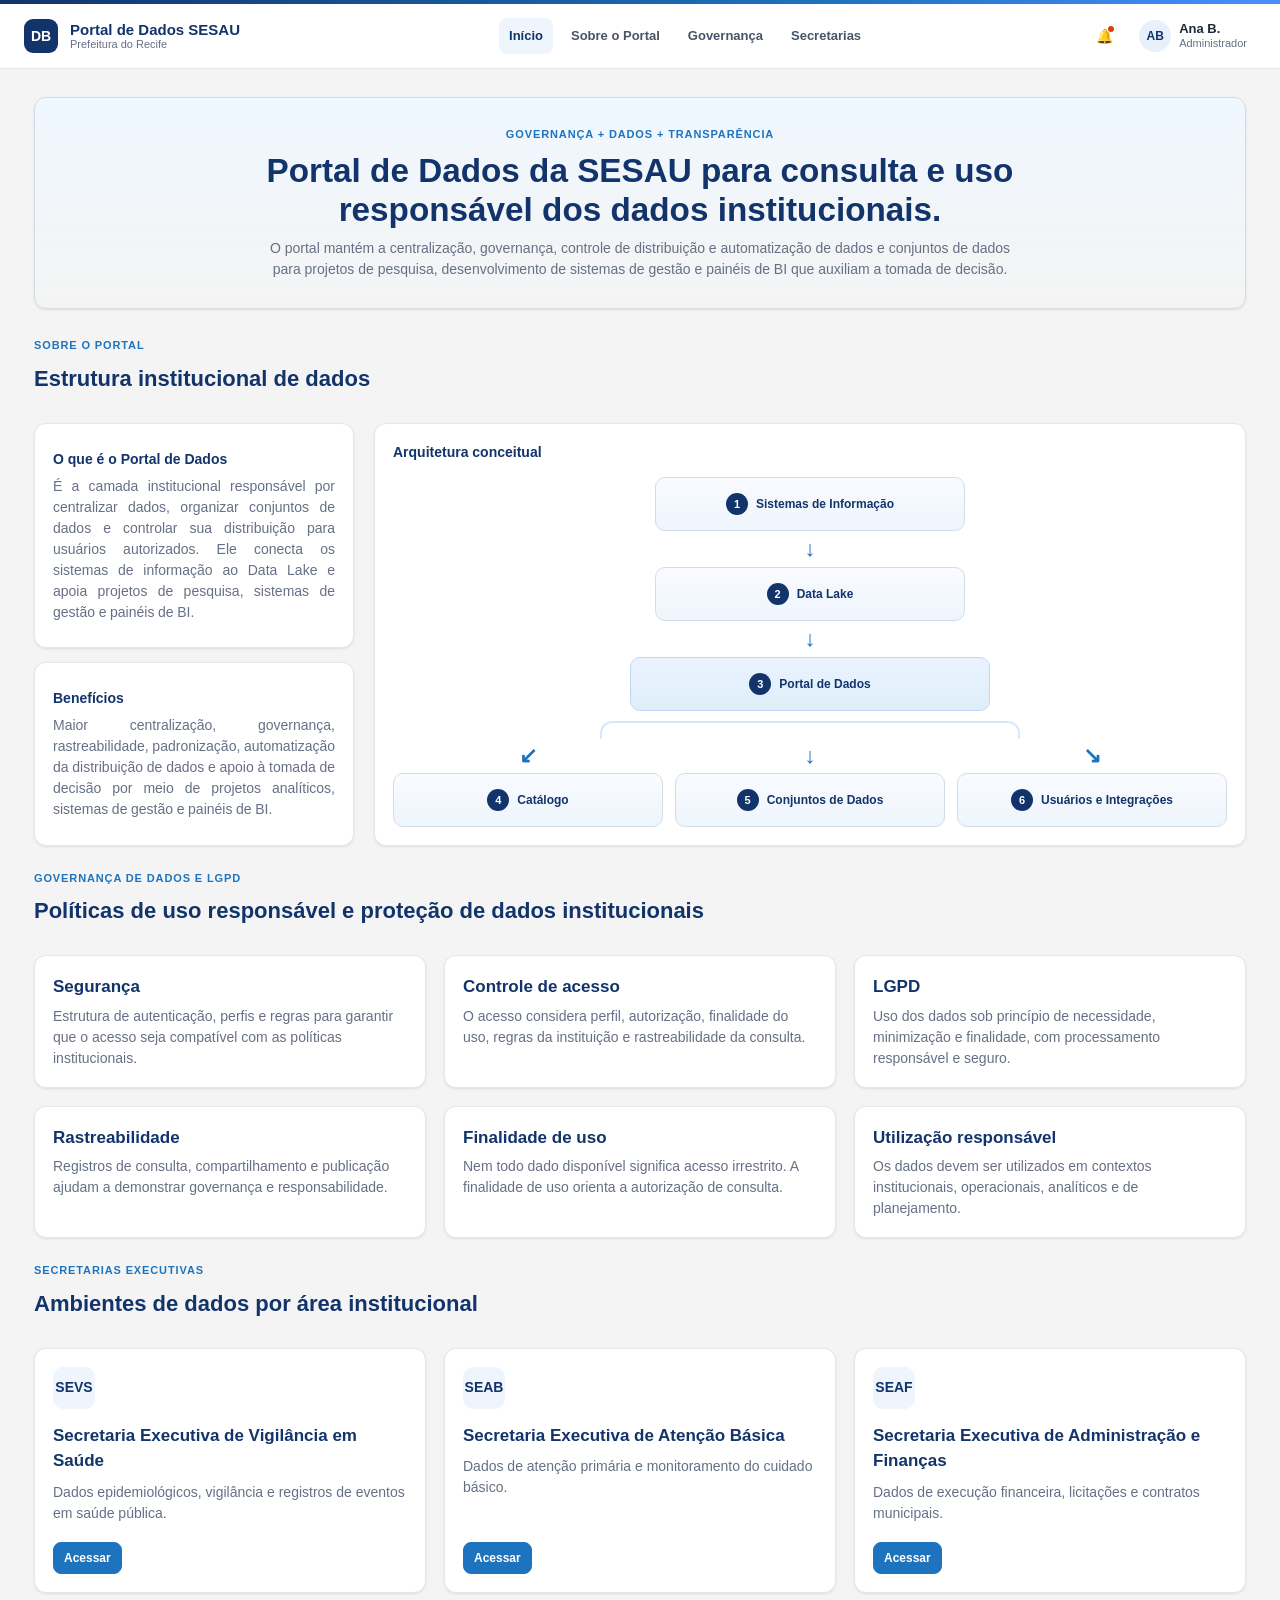
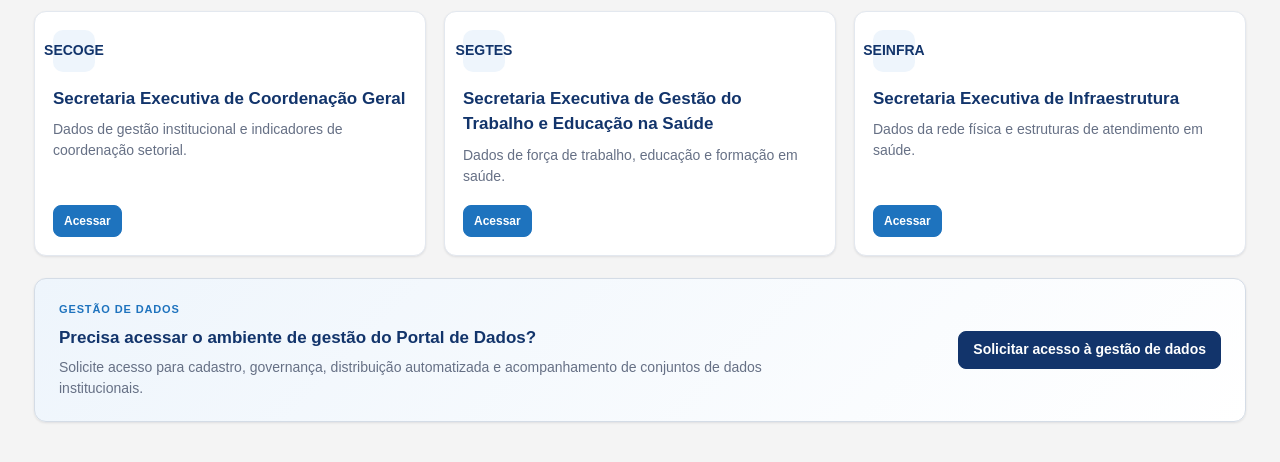
<file: index.html>
<!DOCTYPE html>
<html lang="pt-BR">
  <head>
    <meta charset="UTF-8" />
    <meta name="viewport" content="width=device-width, initial-scale=1.0" />
    <title>Portal de Dados SESAU</title>
    <link rel="stylesheet" href="css/index.css?v=20260915" />
  </head>
  <body>
    <div class="top-accent"></div>

    <header class="site-header">
      <div class="container">
        <div class="brand" aria-label="Portal de Dados SESAU">
          <div class="brand-mark">DB</div>
          <div class="brand-copy">
            <div class="brand-title">Portal de Dados SESAU</div>
            <div class="brand-sub">Prefeitura do Recife</div>
          </div>
        </div>

        <nav class="site-nav" aria-label="Menu principal">
          <div class="nav-links">
            <a class="nav-link active" href="index.html">Início</a>
            <a class="nav-link" href="#sobre">Sobre o Portal</a>
            <a class="nav-link" href="#governanca">Governança</a>
            <a class="nav-link" href="#secretarias">Secretarias</a>
          </div>
        </nav>

        <div class="header-actions">
          <button class="icon-btn" aria-label="Notificações">🔔<span class="notification-dot"></span></button>
          <div class="profile" aria-label="Perfil do usuário">
            <div class="avatar">AB</div>
            <div class="profile-copy">
              <div class="profile-name">Ana B.</div>
              <div class="profile-role">Administrador</div>
            </div>
          </div>
        </div>
      </div>
    </header>

    <main class="main">
      <div class="content">
        <section class="hero">
          <div class="eyebrow">Governança + Dados + Transparência</div>
          <h1>Portal de Dados da SESAU para consulta e uso responsável dos dados institucionais.</h1>
          <p class="lead">O portal mantém a centralização, governança, controle de distribuição e automatização de dados e conjuntos de dados para projetos de pesquisa, desenvolvimento de sistemas de gestão e painéis de BI que auxiliam a tomada de decisão.</p>
        </section>

        <section id="sobre" class="section">
          <div class="page-header">
            <div>
              <div class="eyebrow">Sobre o Portal</div>
              <h2>Estrutura institucional de dados</h2>
            </div>
          </div>
          <div class="layout-two">
            <div class="info-stack">
              <div class="info-block">
                <strong>O que é o Portal de Dados</strong>
                <p>É a camada institucional responsável por centralizar dados, organizar conjuntos de dados e controlar sua distribuição para usuários autorizados. Ele conecta os sistemas de informação ao Data Lake e apoia projetos de pesquisa, sistemas de gestão e painéis de BI.</p>
              </div>
              <div class="info-block">
                <strong>Benefícios</strong>
                <p>Maior centralização, governança, rastreabilidade, padronização, automatização da distribuição de dados e apoio à tomada de decisão por meio de projetos analíticos, sistemas de gestão e painéis de BI.</p>
              </div>
            </div>
            <div class="info-block architecture-panel">
              <strong>Arquitetura conceitual</strong>
              <div class="architecture-tree" aria-label="Diagrama da arquitetura do Portal de Dados">
                <div class="architecture-node node-source">
                  <span class="stage-tag">1</span>
                  <span>Sistemas de Informação</span>
                </div>
                <div class="tree-arrow arrow-down">↓</div>
                <div class="architecture-node node-lake">
                  <span class="stage-tag">2</span>
                  <span>Data Lake</span>
                </div>
                <div class="tree-arrow arrow-down">↓</div>
                <div class="architecture-node node-portal active">
                  <span class="stage-tag">3</span>
                  <span>Portal de Dados</span>
                </div>
                <div class="tree-split" aria-hidden="true"></div>
                <div class="architecture-branches">
                  <div class="branch-item">
                    <div class="tree-arrow">↙</div>
                    <div class="architecture-node">
                      <span class="stage-tag">4</span>
                      <span>Catálogo</span>
                    </div>
                  </div>
                  <div class="branch-item">
                    <div class="tree-arrow">↓</div>
                    <div class="architecture-node">
                      <span class="stage-tag">5</span>
                      <span>Conjuntos de Dados</span>
                    </div>
                  </div>
                  <div class="branch-item">
                    <div class="tree-arrow">↘</div>
                    <div class="architecture-node">
                      <span class="stage-tag">6</span>
                      <span>Usuários e Integrações</span>
                    </div>
                  </div>
                </div>
              </div>
            </div>
          </div>
        </section>

        <section id="governanca" class="section">
          <div class="page-header">
            <div>
              <div class="eyebrow">Governança de Dados e LGPD</div>
              <h2>Políticas de uso responsável e proteção de dados institucionais</h2>
            </div>
          </div>
          <div class="card-grid">
            <div class="case-card">
              <h3>Segurança</h3>
              <p>Estrutura de autenticação, perfis e regras para garantir que o acesso seja compatível com as políticas institucionais.</p>
            </div>
            <div class="case-card">
              <h3>Controle de acesso</h3>
              <p>O acesso considera perfil, autorização, finalidade do uso, regras da instituição e rastreabilidade da consulta.</p>
            </div>
            <div class="case-card">
              <h3>LGPD</h3>
              <p>Uso dos dados sob princípio de necessidade, minimização e finalidade, com processamento responsável e seguro.</p>
            </div>
            <div class="case-card">
              <h3>Rastreabilidade</h3>
              <p>Registros de consulta, compartilhamento e publicação ajudam a demonstrar governança e responsabilidade.</p>
            </div>
            <div class="case-card">
              <h3>Finalidade de uso</h3>
              <p>Nem todo dado disponível significa acesso irrestrito. A finalidade de uso orienta a autorização de consulta.</p>
            </div>
            <div class="case-card">
              <h3>Utilização responsável</h3>
              <p>Os dados devem ser utilizados em contextos institucionais, operacionais, analíticos e de planejamento.</p>
            </div>
          </div>
        </section>

        <section id="secretarias" class="section">
          <div class="page-header">
            <div>
              <div class="eyebrow">Secretarias Executivas</div>
              <h2>Ambientes de dados por área institucional</h2>
            </div>
          </div>
          <div class="card-grid">
            <article class="secretaria-card">
              <div class="sigla">SEVS</div>
              <h3>Secretaria Executiva de Vigilância em Saúde</h3>
              <p>Dados epidemiológicos, vigilância e registros de eventos em saúde pública.</p>
              <div class="card-actions"><a class="btn btn-primary btn-sm" href="login.html?next=sevs.html">Acessar</a></div>
            </article>

            <article class="secretaria-card">
              <div class="sigla">SEAB</div>
              <h3>Secretaria Executiva de Atenção Básica</h3>
              <p>Dados de atenção primária e monitoramento do cuidado básico.</p>
              <div class="card-actions"><a class="btn btn-primary btn-sm" href="login.html?next=seab.html">Acessar</a></div>
            </article>

            <article class="secretaria-card">
              <div class="sigla">SEAF</div>
              <h3>Secretaria Executiva de Administração e Finanças</h3>
              <p>Dados de execução financeira, licitações e contratos municipais.</p>
              <div class="card-actions"><a class="btn btn-primary btn-sm" href="login.html?next=seaf.html">Acessar</a></div>
            </article>

            <article class="secretaria-card">
              <div class="sigla">SECOGE</div>
              <h3>Secretaria Executiva de Coordenação Geral</h3>
              <p>Dados de gestão institucional e indicadores de coordenação setorial.</p>
              <div class="card-actions"><a class="btn btn-primary btn-sm" href="login.html?next=secoge.html">Acessar</a></div>
            </article>

            <article class="secretaria-card">
              <div class="sigla">SEGTES</div>
              <h3>Secretaria Executiva de Gestão do Trabalho e Educação na Saúde</h3>
              <p>Dados de força de trabalho, educação e formação em saúde.</p>
              <div class="card-actions"><a class="btn btn-primary btn-sm" href="login.html?next=segtes.html">Acessar</a></div>
            </article>

            <article class="secretaria-card">
              <div class="sigla">SEINFRA</div>
              <h3>Secretaria Executiva de Infraestrutura</h3>
              <p>Dados da rede física e estruturas de atendimento em saúde.</p>
              <div class="card-actions"><a class="btn btn-primary btn-sm" href="login.html?next=seinfra.html">Acessar</a></div>
            </article>
          </div>
          <div class="access-cta">
            <div>
              <div class="eyebrow">Gestão de dados</div>
              <h3>Precisa acessar o ambiente de gestão do Portal de Dados?</h3>
              <p>Solicite acesso para cadastro, governança, distribuição automatizada e acompanhamento de conjuntos de dados institucionais.</p>
            </div>
            <a class="btn btn-dark" href="acesso.html">Solicitar acesso à gestão de dados</a>
          </div>
        </section>
      </div>
    </main>

    <script src="js/app.js"></script>
  </body>
</html>
</file>
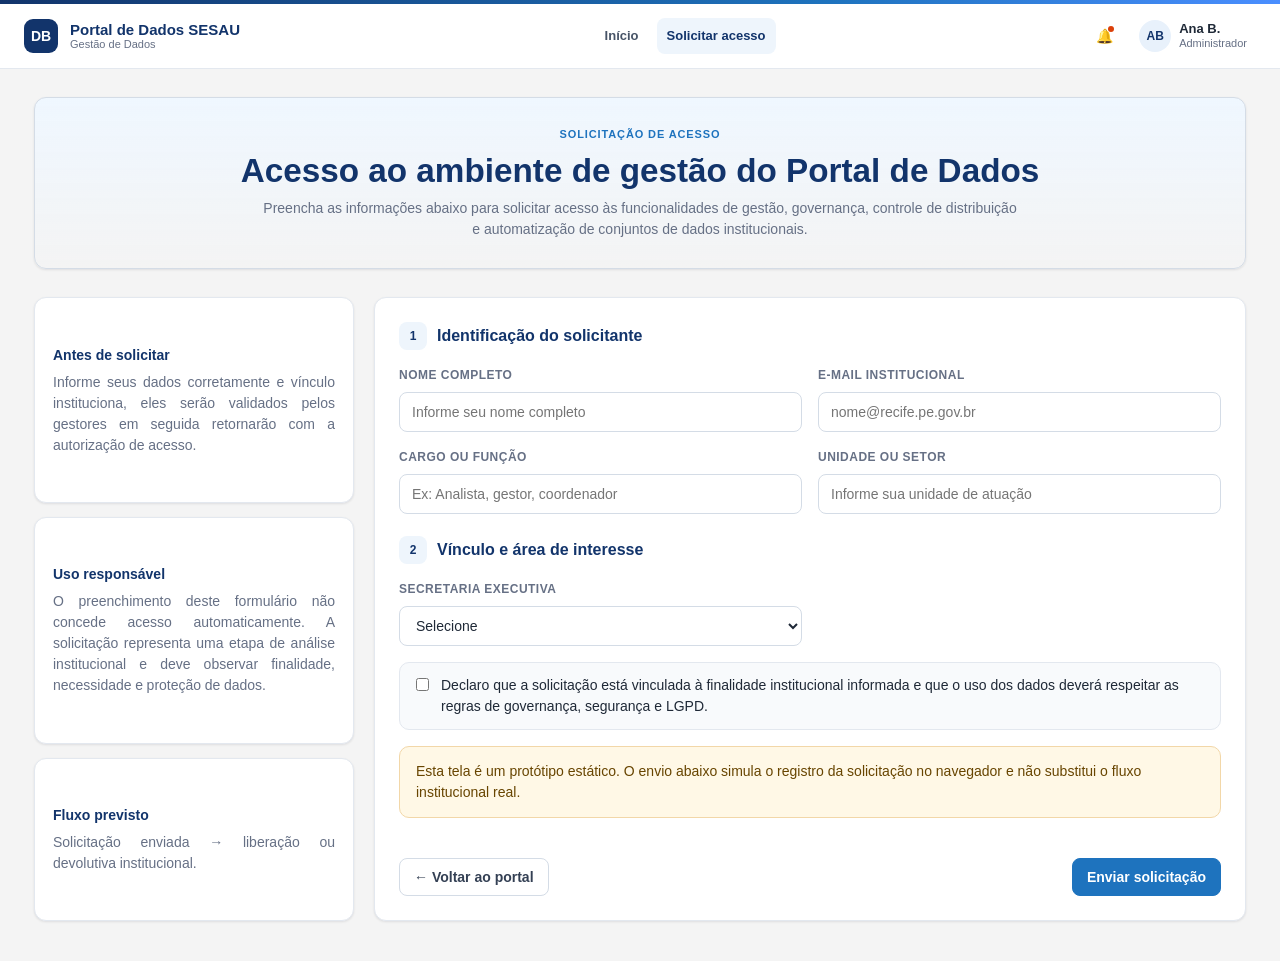
<file: acesso.html>
<!DOCTYPE html>
<html lang="pt-BR">
  <head>
    <meta charset="UTF-8" />
    <meta name="viewport" content="width=device-width, initial-scale=1.0" />
    <title>Solicitar Acesso - Portal de Dados SESAU</title>
    <link rel="stylesheet" href="css/acesso.css?v=20260915" />
  </head>
  <body>
    <div class="top-accent"></div>

    <header class="site-header">
      <div class="container">
        <div class="brand" aria-label="Portal de Dados SESAU">
          <div class="brand-mark">DB</div>
          <div class="brand-copy">
            <div class="brand-title">Portal de Dados SESAU</div>
            <div class="brand-sub">Gestão de Dados</div>
          </div>
        </div>

        <nav class="site-nav" aria-label="Menu principal">
          <div class="nav-links">
            <a class="nav-link" href="index.html">Início</a>
            <a class="nav-link active" href="acesso.html">Solicitar acesso</a>
          </div>
        </nav>

        <div class="header-actions">
          <button class="icon-btn" aria-label="Notificações">🔔<span class="notification-dot"></span></button>
          <div class="profile" aria-label="Perfil do usuário">
            <div class="avatar">AB</div>
            <div class="profile-copy">
              <div class="profile-name">Ana B.</div>
              <div class="profile-role">Administrador</div>
            </div>
          </div>
        </div>
      </div>
    </header>

    <main class="main">
      <div class="content">
        <section class="hero">
          <div class="eyebrow">Solicitação de acesso</div>
          <h1>Acesso ao ambiente de gestão do Portal de Dados</h1>
          <p class="lead">Preencha as informações abaixo para solicitar acesso às funcionalidades de gestão, governança, controle de distribuição e automatização de conjuntos de dados institucionais.</p>
        </section>

        <section class="section">
          <div class="layout-two">
            <aside class="info-stack" aria-label="Orientações para solicitação">
              <div class="info-block">
                <strong>Antes de solicitar</strong>
                <p>Informe seus dados corretamente e vínculo instituciona, eles serão validados pelos gestores em seguida retornarão com a autorização de acesso.</p>
              </div>
              <div class="info-block">
                <strong>Uso responsável</strong>
                <p>O preenchimento deste formulário não concede acesso automaticamente. A solicitação representa uma etapa de análise institucional e deve observar finalidade, necessidade e proteção de dados.</p>
              </div>
              <div class="info-block">
                <strong>Fluxo previsto</strong>
                <p>Solicitação enviada → liberação ou devolutiva institucional.</p>
              </div>
            </aside>

            <section class="panel">
              <form class="access-form" id="access-request-form">
                <div class="form-section">
                  <div class="form-section-title"><span>1</span>Identificação do solicitante</div>
                  <div class="form-grid">
                    <div class="field">
                      <label for="nome">Nome completo</label>
                      <input class="input" id="nome" name="nome" type="text" placeholder="Informe seu nome completo" required />
                    </div>
                    <div class="field">
                      <label for="email">E-mail institucional</label>
                      <input class="input" id="email" name="email" type="email" placeholder="nome@recife.pe.gov.br" required />
                    </div>
                    <div class="field">
                      <label for="cargo">Cargo ou função</label>
                      <input class="input" id="cargo" name="cargo" type="text" placeholder="Ex: Analista, gestor, coordenador" required />
                    </div>
                    <div class="field">
                      <label for="unidade">Unidade ou setor</label>
                      <input class="input" id="unidade" name="unidade" type="text" placeholder="Informe sua unidade de atuação" required />
                    </div>
                  </div>
                </div>

                <div class="form-section">
                  <div class="form-section-title"><span>2</span>Vínculo e área de interesse</div>
                  <div class="form-grid">
                    <div class="field">
                      <label for="secretaria">Secretaria Executiva</label>
                      <select class="input" id="secretaria" name="secretaria" required>
                        <option value="">Selecione</option>
                        <option>SEVS - Secretaria Executiva de Vigilância em Saúde</option>
                        <option>SEAB - Secretaria Executiva de Atenção Básica</option>
                        <option>SEAF - Secretaria Executiva de Administração e Finanças</option>
                        <option>SECOGE - Secretaria Executiva de Coordenação Geral</option>
                        <option>SEGTES - Secretaria Executiva de Gestão do Trabalho e Educação na Saúde</option>
                        <option>SEINFRA - Secretaria Executiva de Infraestrutura</option>
                      </select>
                    </div>
                  </div>

                  <label class="check-card">
                    <input type="checkbox" name="responsabilidade" required />
                    <span>Declaro que a solicitação está vinculada à finalidade institucional informada e que o uso dos dados deverá respeitar as regras de governança, segurança e LGPD.</span>
                  </label>
                  <div class="notice-card">
                    Esta tela é um protótipo estático. O envio abaixo simula o registro da solicitação no navegador e não substitui o fluxo institucional real.
                  </div>
                </div>

                <div class="inline-actions">
                  <a class="btn btn-secondary" href="index.html">← Voltar ao portal</a>
                  <button class="btn btn-primary" type="submit">Enviar solicitação</button>
                </div>
              </form>
            </section>
          </div>
        </section>
      </div>
    </main>

    <div id="toast" class="status-badge ok hidden" style="position: fixed; right: 18px; bottom: 18px; z-index: 120;"></div>

    <script src="js/app.js"></script>
    <script>
      document.getElementById('access-request-form').addEventListener('submit', function(event) {
        event.preventDefault();
        const formData = new FormData(event.currentTarget);
        const request = {
          nome: formData.get('nome'),
          email: formData.get('email'),
          secretaria: formData.get('secretaria'),
          enviadaEm: new Date().toISOString()
        };
        const requests = JSON.parse(localStorage.getItem('portal-access-requests') || '[]');
        requests.unshift(request);
        localStorage.setItem('portal-access-requests', JSON.stringify(requests));
        window.location.href = `login.html?email=${encodeURIComponent(request.email)}&next=index.html`;
      });
    </script>
  </body>
</html>
</file>
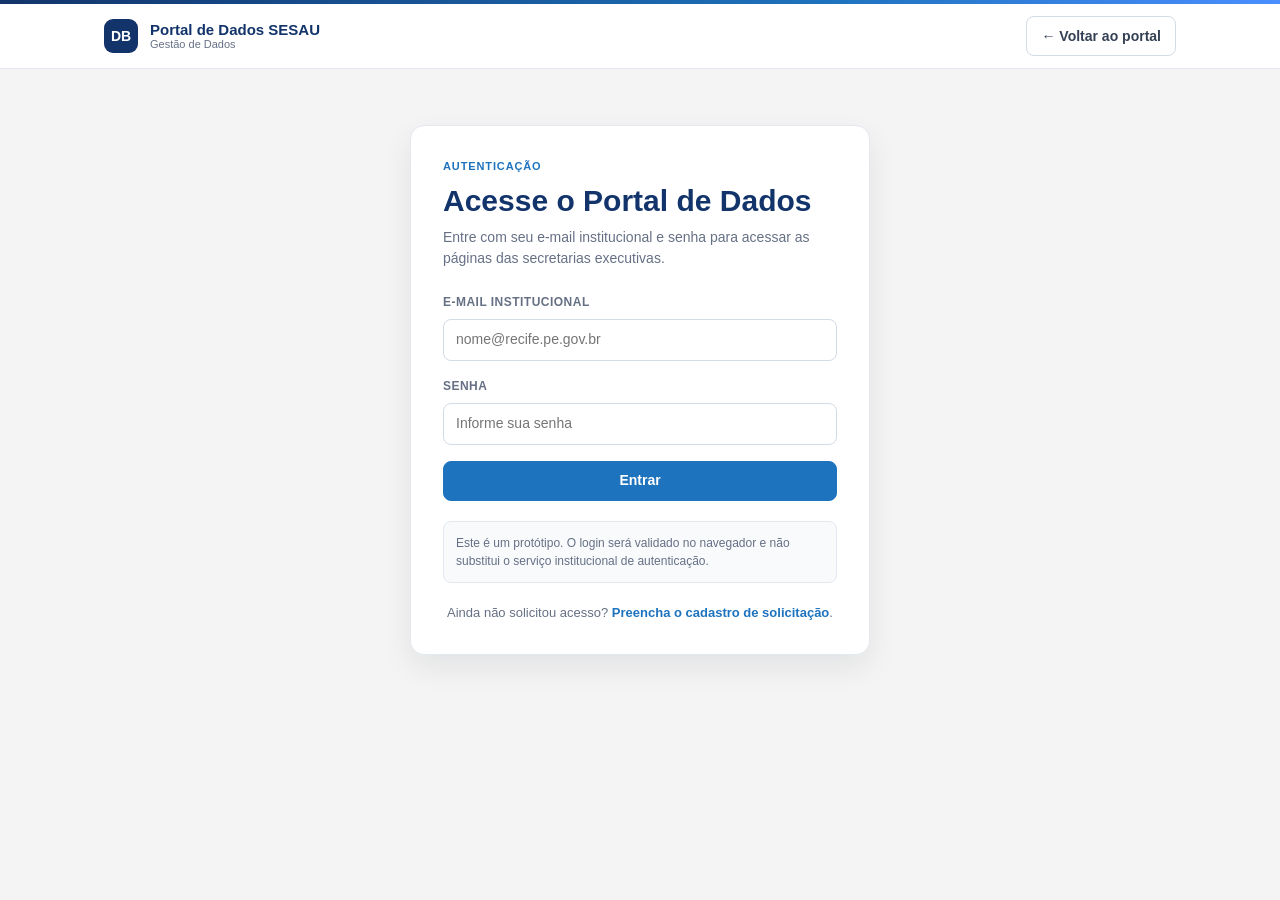
<file: login.html>
<!DOCTYPE html>
<html lang="pt-BR">
  <head>
    <meta charset="UTF-8" />
    <meta name="viewport" content="width=device-width, initial-scale=1.0" />
    <title>Entrar - Portal de Dados SESAU</title>
    <link rel="stylesheet" href="css/login.css" />
  </head>
  <body>
    <div class="top-accent"></div>

    <header class="site-header">
      <div class="container">
        <a class="brand" href="index.html" aria-label="Portal de Dados SESAU">
          <div class="brand-mark">DB</div>
          <div class="brand-copy">
            <div class="brand-title">Portal de Dados SESAU</div>
            <div class="brand-sub">Gestão de Dados</div>
          </div>
        </a>
        <a class="btn btn-secondary" href="index.html">← Voltar ao portal</a>
      </div>
    </header>

    <main class="main">
      <section class="login-card" aria-labelledby="login-title">
        <div class="eyebrow">Autenticação</div>
        <h1 id="login-title">Acesse o Portal de Dados</h1>
        <p class="lead">Entre com seu e-mail institucional e senha para acessar as páginas das secretarias executivas.</p>

        <form id="login-form" class="login-form">
          <div class="field">
            <label for="login-email">E-mail institucional</label>
            <input class="input" id="login-email" name="email" type="email" placeholder="nome@recife.pe.gov.br" required autocomplete="email" />
          </div>
          <div class="field">
            <label for="login-password">Senha</label>
            <input class="input" id="login-password" name="senha" type="password" placeholder="Informe sua senha" required minlength="4" autocomplete="current-password" />
          </div>
          <p class="form-error hidden" id="login-error" role="alert"></p>
          <button class="btn btn-primary" type="submit">Entrar</button>
        </form>

        <div class="notice-card">
          Este é um protótipo. O login será validado no navegador e não substitui o serviço institucional de autenticação.
        </div>
        <p class="login-footer">Ainda não solicitou acesso? <a href="acesso.html">Preencha o cadastro de solicitação</a>.</p>
      </section>
    </main>

    <script src="js/app.js"></script>
    <script src="js/login.js"></script>
  </body>
</html>
</file>
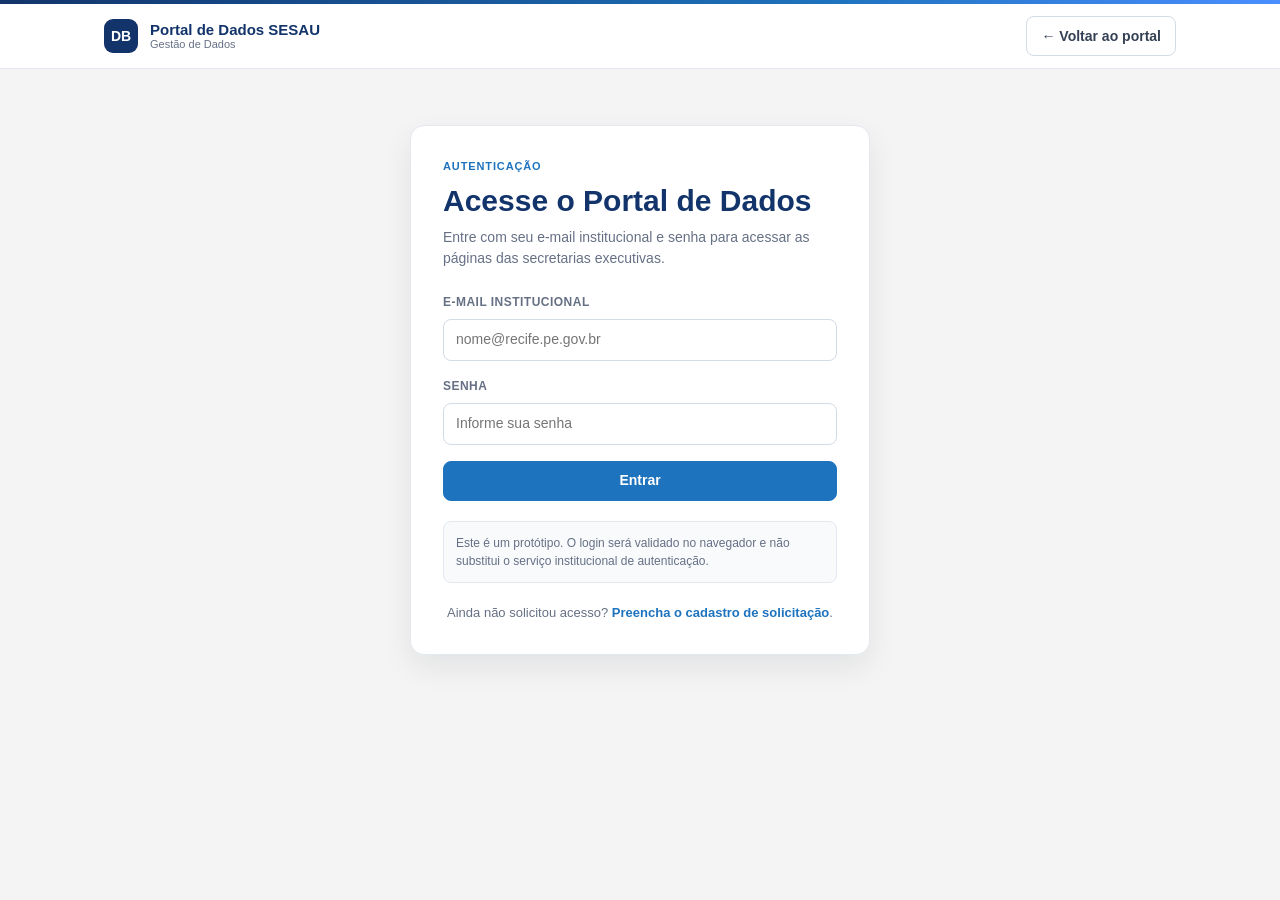
<file: seab.html>
<!DOCTYPE html>
<html lang="pt-BR">
  <head>
    <meta charset="UTF-8" />
    <meta name="viewport" content="width=device-width, initial-scale=1.0" />
    <title>Portal de Dados SESAU - SEAB</title>
    <link rel="stylesheet" href="css/seab.css" />
  </head>
  <body data-secretaria="SEAB">
    <div class="top-accent"></div>

    <header class="site-header">
      <div class="container">
        <div class="brand">
          <div class="brand-mark">DB</div>
          <div class="brand-copy">
            <div class="brand-title">Portal de Dados SESAU</div>
            <div class="brand-sub">SEAB</div>
          </div>
        </div>

        <nav class="site-nav" aria-label="Menu da secretaria">
          <div class="nav-links">
            <a class="nav-link" href="index.html">Início</a>
            <a class="nav-link active" href="seab.html">SEAB</a>
          </div>
        </nav>

        <div class="header-actions">
          <button class="icon-btn" aria-label="Notificações">🔔<span class="notification-dot"></span></button>
          <div class="profile">
            <div class="avatar">AB</div>
            <div class="profile-copy">
              <div class="profile-name">Ana B.</div>
              <div class="profile-role">Administrador</div>
            </div>
          </div>
        </div>
      </div>
    </header>

    <div class="app-shell">
      <aside class="sidebar" aria-label="Navegação lateral">
        <div class="nav-group">
          <div class="nav-label">Ambiente</div>
          <a class="nav-item active" href="#sistemas-informacao">Sistemas de Informação</a>
          <a class="nav-item" href="#catalogo-dados">Catálogo de Dados</a>
          <a class="nav-item" href="#carga-manual">Carga Manual</a>
          <a class="nav-item" href="#criar-dataset">Criar Dataset</a>
          <a class="nav-item" href="#consultar-datasets">Consultar Datasets</a>
        </div>
        <div class="sidecard">
          <strong>Política institucional</strong>
          <span>Nem todo dado disponível significa acesso irrestrito. O uso deve respeitar perfil, finalidade e governança.</span>
        </div>
      </aside>

      <main class="main">
        <div class="content">
          <div class="page-header">
            <div>
              <div class="eyebrow">Secretaria executiva</div>
              <h1>Secretaria Executiva de Atenção Básica</h1>
              <p class="lead">Dados de atenção primária e monitoramento do cuidado básico.</p>
            </div>
            <div class="dataset-actions">
              <a class="btn btn-secondary" href="index.html">← Voltar</a>
            </div>
          </div>

          <div class="stat-grid" data-summary></div>

          <section class="section" id="sistemas-informacao">
            <div class="page-header">
              <div>
                <div class="eyebrow">Sistemas de Informação</div>
                <h2>Sistemas vinculados</h2>
              </div>
            </div>
            <div class="card-grid">
              <div class="system-card">
                <div class="sigla">e-SUS APS</div>
                <h3>e-SUS APS</h3>
                <p>Sistema de gestão da Atenção Primária à Saúde</p>
                <span class="pill pill--blue">Sistema</span>
              </div>
              <div class="system-card">
                <div class="sigla">SISAB</div>
                <h3>SISAB</h3>
                <p>Sistema de Informação em Saúde para a Atenção Básica</p>
                <span class="pill pill--blue">Sistema</span>
              </div>
              <div class="system-card">
                <div class="sigla">TABNET</div>
                <h3>TABNET</h3>
                <p>Ferramenta de tabulação de dados em saúde do DATASUS</p>
                <span class="pill pill--blue">Sistema</span>
              </div>
              <div class="system-card">
                <div class="sigla">SISVAN</div>
                <h3>SISVAN</h3>
                <p>Sistema de Vigilância Alimentar e Nutricional</p>
                <span class="pill pill--blue">Sistema</span>
              </div>
            </div>
          </section>

          <section class="section" id="catalogo-dados">
            <div class="page-header">
              <div>
                <div class="eyebrow">Catálogo de Dados</div>
                <h2>Conjuntos de dados disponíveis</h2>
              </div>
            </div>
            <form class="filter-bar" data-catalog-filters>
              <input class="input" type="search" data-filter-search placeholder="Pesquisar por nome, descrição, sistema ou responsável" />
              <select class="input" data-filter-system>
                <option value="">Sistema</option>
                <option value="e-SUS APS">e-SUS APS</option>
                <option value="SISAB">SISAB</option>
                <option value="TABNET">TABNET</option>
                <option value="SISVAN">SISVAN</option>
              </select>
              <select class="input" data-filter-format>
                <option value="">Formato</option>
                <option value="CSV">CSV</option>
                <option value="XLS">XLS</option>
                <option value="API">API</option>
                <option value="Power BI">Power BI</option>
                <option value="Qlik">Qlik</option>
              </select>
              <select class="input" data-filter-status>
                <option value="">Status</option>
                <option value="Disponível">Disponível</option>
                <option value="Restrito">Restrito</option>
                <option value="Em análise">Em análise</option>
              </select>
            </form>
            <div class="dataset-list" data-catalog-list></div>
          </section>

          <section class="section" id="carga-manual">
            <div class="page-header">
              <div>
                <div class="eyebrow">Carga Manual</div>
                <h2>Representação do fluxo de carga</h2>
              </div>
            </div>
            <div class="panel" id="manual-upload-form">
              <div class="upload-box">
                <div class="file-meta">
                  <input type="file" class="input" aria-label="Selecionar arquivo" />
                  <span class="status-badge warning" data-upload-status>Arquivo ainda não validado.</span>
                </div>
                <div class="file-meta">
                  <span class="text-muted" data-file-name>Arquivo selecionado: nenhum</span>
                </div>
                <div class="field">
                  <label for="manual-columns">Títulos das colunas</label>
                  <input id="manual-columns" class="input" data-manual-columns placeholder="Ex: Município, Data, Resultado" />
                </div>
                <div class="dataset-actions">
                  <button class="btn btn-secondary" type="button" data-validate-upload>Validar arquivo</button>
                  <button class="btn btn-primary" type="button" data-process-upload>Processar</button>
                </div>
              </div>
            </div>
          </section>

          <section class="section" id="criar-dataset">
            <div class="page-header">
              <div>
                <div class="eyebrow">Criar conjunto de dados</div>
                <h2>Fluxo de criação de conjunto de dados</h2>
              </div>
            </div>
            <div class="panel">
              <form id="dataset-builder" data-period-filter>
                <div class="wizard-steps">
                  <span class="step-indicator active">1. Identificação</span>
                  <span class="step-indicator">2. Variáveis</span>
                  <span class="step-indicator">3. Período</span>
                  <span class="step-indicator">4. Disponibilização</span>
                  <span class="step-indicator">5. Revisão</span>
                </div>

                <div class="wizard-step active">
                  <div class="form-grid">
                    <div class="field"><label for="datasetNome">Nome</label><input id="datasetNome" class="input" name="datasetNome" placeholder="Ex: Indicadores de monitoramento" /></div>
                    <div class="field"><label for="datasetSistema">Sistema</label><select id="datasetSistema" class="input" name="datasetSistema"><option>e-SUS APS</option><option>SISAB</option><option>TABNET</option><option>SISVAN</option></select></div>
                    <div class="field"><label for="datasetResponsavel">Responsável</label><input id="datasetResponsavel" class="input" name="datasetResponsavel" value="Ana Beatriz Santos" /></div>
                    <div class="field field--full"><label for="datasetDescricao">Descrição</label><textarea id="datasetDescricao" class="input" name="datasetDescricao" placeholder="Descreva o conteúdo e a finalidade do conjunto."></textarea></div>
                  </div>
                </div>

                <div class="wizard-step">
                  <div class="form-grid">
                    <div class="field field--full"><label>Variáveis</label><input class="input" name="variaveis" type="number" value="10" /></div>
                    <div class="field field--full"><label for="listaVariaveis">Lista de variáveis</label><select id="listaVariaveis" class="input" name="listaVariaveis"><option>Município</option><option>Data de notificação</option><option>Idade</option><option>Resultado</option><option>Evolução</option></select></div>
                  </div>
                </div>

                <div class="wizard-step">
                  <div class="form-grid">
                    <div class="field"><label for="periodoModo">Tipo de período</label><select id="periodoModo" class="input" name="periodoModo"><option value="ano">Ano específico</option><option value="a-partir">A partir de um ano até a data atual</option></select></div>
                    <div class="field"><label for="periodoInicio">Ano inicial</label><input id="periodoInicio" class="input" name="periodoInicio" type="number" min="1900" max="2100" value="2024" /></div>
                    <div class="field hidden"><label for="periodoFim">Data atual</label><input id="periodoFim" class="input" name="periodoFim" type="date" data-periodo-atual readonly /></div>
                    <div class="field"><label for="frequencia">Frequência de carga</label><select id="frequencia" class="input" name="frequencia"><option>Mensal</option><option>Semanal</option><option>Diária</option><option>Anual</option></select></div>
                  </div>
                </div>

                <div class="wizard-step">
                  <div class="form-grid">
                    <div class="field"><label>Formato</label><select class="input" name="formato"><option>CSV</option><option>XLS</option><option>API</option><option>Power BI</option><option>Qlik</option></select></div>
                    <div class="field"><label>Disponibilização</label><select class="input" name="disponibilizacao"><option>E-mail</option><option>Conector BI</option><option>Banco de Dados</option></select></div>
                  </div>
                </div>

                <div class="wizard-step">
                  <div id="dataset-summary"></div>
                </div>

                <div class="inline-actions">
                  <div class="dataset-actions">
                    <button class="btn btn-secondary" type="button" data-prev-step>Voltar</button>
                    <button class="btn btn-secondary" type="button" data-next-step>Próximo</button>
                    <button class="btn btn-primary" type="button" data-publish>Publicar conjunto</button>
                  </div>
                </div>
              </form>
            </div>
          </section>

          <section class="section" id="consultar-datasets">
            <div class="page-header">
              <div>
                <div class="eyebrow">Consultar conjuntos</div>
                <h2>Histórico de consultas</h2>
              </div>
            </div>
            <div class="table-card">
              <div class="table-head">
                <div>Consulta</div>
                <div>Dataset</div>
                <div>Período</div>
                <div>Registros</div>
                <div>Status</div>
              </div>
              <div data-consultas></div>
            </div>
          </section>
        </div>
      </main>
    </div>

    <div id="dataset-modal" class="modal hidden"></div>

    <script src="js/app.js"></script>
    <script src="js/seab.js"></script>
  </body>
</html>
</file>
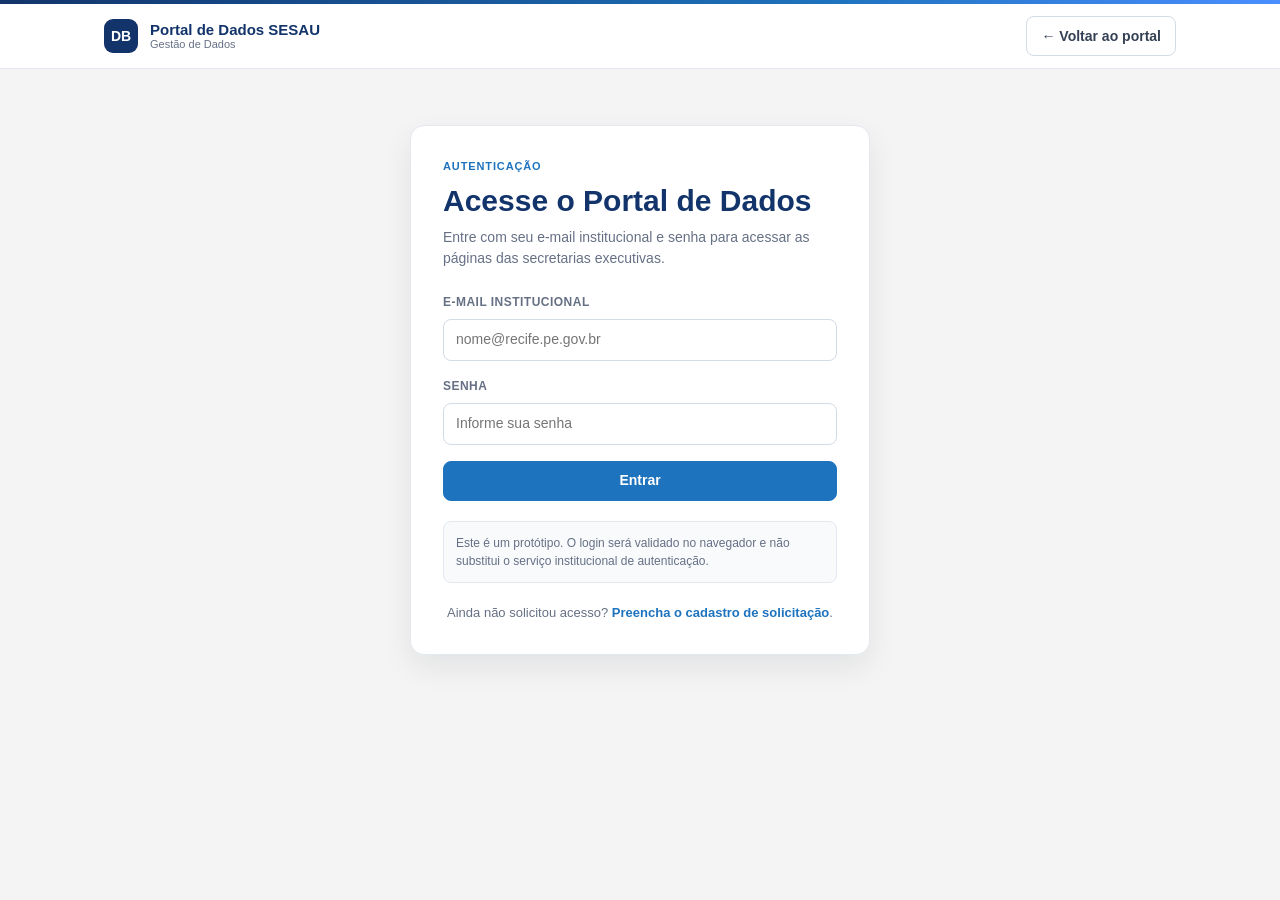
<file: seaf.html>
<!DOCTYPE html>
<html lang="pt-BR">
  <head>
    <meta charset="UTF-8" />
    <meta name="viewport" content="width=device-width, initial-scale=1.0" />
    <title>Portal de Dados SESAU - SEAF</title>
    <link rel="stylesheet" href="css/seaf.css" />
  </head>
  <body data-secretaria="SEAF">
    <div class="top-accent"></div>

    <header class="site-header">
      <div class="container">
        <div class="brand">
          <div class="brand-mark">DB</div>
          <div class="brand-copy">
            <div class="brand-title">Portal de Dados SESAU</div>
            <div class="brand-sub">SEAF</div>
          </div>
        </div>

        <nav class="site-nav" aria-label="Menu da secretaria">
          <div class="nav-links">
            <a class="nav-link" href="index.html">Início</a>
            <a class="nav-link active" href="seaf.html">SEAF</a>
          </div>
        </nav>

        <div class="header-actions">
          <button class="icon-btn" aria-label="Notificações">🔔<span class="notification-dot"></span></button>
          <div class="profile">
            <div class="avatar">AB</div>
            <div class="profile-copy">
              <div class="profile-name">Ana B.</div>
              <div class="profile-role">Administrador</div>
            </div>
          </div>
        </div>
      </div>
    </header>

    <div class="app-shell">
      <aside class="sidebar" aria-label="Navegação lateral">
        <div class="nav-group">
          <div class="nav-label">Ambiente</div>
          <a class="nav-item active" href="#sistemas-informacao">Sistemas de Informação</a>
          <a class="nav-item" href="#catalogo-dados">Catálogo de Dados</a>
          <a class="nav-item" href="#carga-manual">Carga Manual</a>
          <a class="nav-item" href="#criar-dataset">Criar Dataset</a>
          <a class="nav-item" href="#consultar-datasets">Consultar Datasets</a>
        </div>
        <div class="sidecard">
          <strong>Política institucional</strong>
          <span>Nem todo dado disponível significa acesso irrestrito. O uso deve respeitar perfil, finalidade e governança.</span>
        </div>
      </aside>

      <main class="main">
        <div class="content">
          <div class="page-header">
            <div>
              <div class="eyebrow">Secretaria executiva</div>
              <h1>Secretaria Executiva de Administração e Finanças</h1>
              <p class="lead">Dados de execução financeira, licitações e contratos municipais.</p>
            </div>
            <div class="dataset-actions">
              <a class="btn btn-secondary" href="index.html">← Voltar</a>
            </div>
          </div>

          <div class="stat-grid" data-summary></div>

          <section class="section" id="sistemas-informacao">
            <div class="page-header">
              <div>
                <div class="eyebrow">Sistemas de Informação</div>
                <h2>Sistemas vinculados</h2>
              </div>
            </div>
            <div class="card-grid">
              <div class="system-card">
                <div class="sigla">SIAF</div>
                <h3>SIAF</h3>
                <p>Sistema Integrado de Administração Financeira</p>
                <span class="pill pill--blue">Sistema</span>
              </div>
              <div class="system-card">
                <div class="sigla">SIPAF</div>
                <h3>SIPAF</h3>
                <p>Sistema de Planejamento e Acompanhamento Farmacêutico</p>
                <span class="pill pill--blue">Sistema</span>
              </div>
              <div class="system-card">
                <div class="sigla">Atenção Farmacêutica</div>
                <h3>Atenção Farmacêutica</h3>
                <p>Sistema de acompanhamento da assistência farmacêutica</p>
                <span class="pill pill--blue">Sistema</span>
              </div>
              <div class="system-card">
                <div class="sigla">Prodesp</div>
                <h3>Prodesp</h3>
                <p>Sistema de gestão de contratos e processamento de dados administrativos</p>
                <span class="pill pill--blue">Sistema</span>
              </div>
            </div>
          </section>

          <section class="section" id="catalogo-dados">
            <div class="page-header">
              <div>
                <div class="eyebrow">Catálogo de Dados</div>
                <h2>Conjuntos de dados disponíveis</h2>
              </div>
            </div>
            <form class="filter-bar" data-catalog-filters>
              <input class="input" type="search" data-filter-search placeholder="Pesquisar por nome, descrição, sistema ou responsável" />
              <select class="input" data-filter-system>
                <option value="">Sistema</option>
                <option value="SIAF">SIAF</option>
                <option value="SIPAF">SIPAF</option>
                <option value="Atenção Farmacêutica">Atenção Farmacêutica</option>
                <option value="Prodesp">Prodesp</option>
              </select>
              <select class="input" data-filter-format>
                <option value="">Formato</option>
                <option value="CSV">CSV</option>
                <option value="XLS">XLS</option>
                <option value="API">API</option>
                <option value="Power BI">Power BI</option>
                <option value="Qlik">Qlik</option>
              </select>
              <select class="input" data-filter-status>
                <option value="">Status</option>
                <option value="Disponível">Disponível</option>
                <option value="Restrito">Restrito</option>
                <option value="Em análise">Em análise</option>
              </select>
            </form>
            <div class="dataset-list" data-catalog-list></div>
          </section>

          <section class="section" id="carga-manual">
            <div class="page-header">
              <div>
                <div class="eyebrow">Carga Manual</div>
                <h2>Representação do fluxo de carga</h2>
              </div>
            </div>
            <div class="panel" id="manual-upload-form">
              <div class="upload-box">
                <div class="file-meta">
                  <input type="file" class="input" aria-label="Selecionar arquivo" />
                  <span class="status-badge warning" data-upload-status>Arquivo ainda não validado.</span>
                </div>
                <div class="file-meta">
                  <span class="text-muted" data-file-name>Arquivo selecionado: nenhum</span>
                </div>
                <div class="field">
                  <label for="manual-columns">Títulos das colunas</label>
                  <input id="manual-columns" class="input" data-manual-columns placeholder="Ex: Município, Data, Resultado" />
                </div>
                <div class="dataset-actions">
                  <button class="btn btn-secondary" type="button" data-validate-upload>Validar arquivo</button>
                  <button class="btn btn-primary" type="button" data-process-upload>Processar</button>
                </div>
              </div>
            </div>
          </section>

          <section class="section" id="criar-dataset">
            <div class="page-header">
              <div>
                <div class="eyebrow">Criar conjunto de dados</div>
                <h2>Fluxo de criação de conjunto de dados</h2>
              </div>
            </div>
            <div class="panel">
              <form id="dataset-builder" data-period-filter>
                <div class="wizard-steps">
                  <span class="step-indicator active">1. Identificação</span>
                  <span class="step-indicator">2. Variáveis</span>
                  <span class="step-indicator">3. Período</span>
                  <span class="step-indicator">4. Disponibilização</span>
                  <span class="step-indicator">5. Revisão</span>
                </div>

                <div class="wizard-step active">
                  <div class="form-grid">
                    <div class="field"><label for="datasetNome">Nome</label><input id="datasetNome" class="input" name="datasetNome" placeholder="Ex: Indicadores de monitoramento" /></div>
                    <div class="field"><label for="datasetSistema">Sistema</label><select id="datasetSistema" class="input" name="datasetSistema"><option>SIAF</option><option>SIPAF</option><option>Atenção Farmacêutica</option><option>Prodesp</option></select></div>
                    <div class="field"><label for="datasetResponsavel">Responsável</label><input id="datasetResponsavel" class="input" name="datasetResponsavel" value="Ana Beatriz Santos" /></div>
                    <div class="field field--full"><label for="datasetDescricao">Descrição</label><textarea id="datasetDescricao" class="input" name="datasetDescricao" placeholder="Descreva o conteúdo e a finalidade do conjunto."></textarea></div>
                  </div>
                </div>

                <div class="wizard-step">
                  <div class="form-grid">
                    <div class="field field--full"><label>Variáveis</label><input class="input" name="variaveis" type="number" value="10" /></div>
                    <div class="field field--full"><label for="listaVariaveis">Lista de variáveis</label><select id="listaVariaveis" class="input" name="listaVariaveis"><option>Município</option><option>Data de notificação</option><option>Idade</option><option>Resultado</option><option>Evolução</option></select></div>
                  </div>
                </div>

                <div class="wizard-step">
                  <div class="form-grid">
                    <div class="field"><label for="periodoModo">Tipo de período</label><select id="periodoModo" class="input" name="periodoModo"><option value="ano">Ano específico</option><option value="a-partir">A partir de um ano até a data atual</option></select></div>
                    <div class="field"><label for="periodoInicio">Ano inicial</label><input id="periodoInicio" class="input" name="periodoInicio" type="number" min="1900" max="2100" value="2024" /></div>
                    <div class="field hidden"><label for="periodoFim">Data atual</label><input id="periodoFim" class="input" name="periodoFim" type="date" data-periodo-atual readonly /></div>
                    <div class="field"><label for="frequencia">Frequência de carga</label><select id="frequencia" class="input" name="frequencia"><option>Mensal</option><option>Semanal</option><option>Diária</option><option>Anual</option></select></div>
                  </div>
                </div>

                <div class="wizard-step">
                  <div class="form-grid">
                    <div class="field"><label>Formato</label><select class="input" name="formato"><option>CSV</option><option>XLS</option><option>API</option><option>Power BI</option><option>Qlik</option></select></div>
                    <div class="field"><label>Disponibilização</label><select class="input" name="disponibilizacao"><option>E-mail</option><option>Conector BI</option><option>Banco de Dados</option></select></div>
                  </div>
                </div>

                <div class="wizard-step">
                  <div id="dataset-summary"></div>
                </div>

                <div class="inline-actions">
                  <div class="dataset-actions">
                    <button class="btn btn-secondary" type="button" data-prev-step>Voltar</button>
                    <button class="btn btn-secondary" type="button" data-next-step>Próximo</button>
                    <button class="btn btn-primary" type="button" data-publish>Publicar conjunto</button>
                  </div>
                </div>
              </form>
            </div>
          </section>

          <section class="section" id="consultar-datasets">
            <div class="page-header">
              <div>
                <div class="eyebrow">Consultar conjuntos</div>
                <h2>Histórico de consultas</h2>
              </div>
            </div>
            <div class="table-card">
              <div class="table-head">
                <div>Consulta</div>
                <div>Dataset</div>
                <div>Período</div>
                <div>Registros</div>
                <div>Status</div>
              </div>
              <div data-consultas></div>
            </div>
          </section>
        </div>
      </main>
    </div>

    <div id="dataset-modal" class="modal hidden"></div>

    <script src="js/app.js"></script>
    <script src="js/seaf.js"></script>
  </body>
</html>
</file>
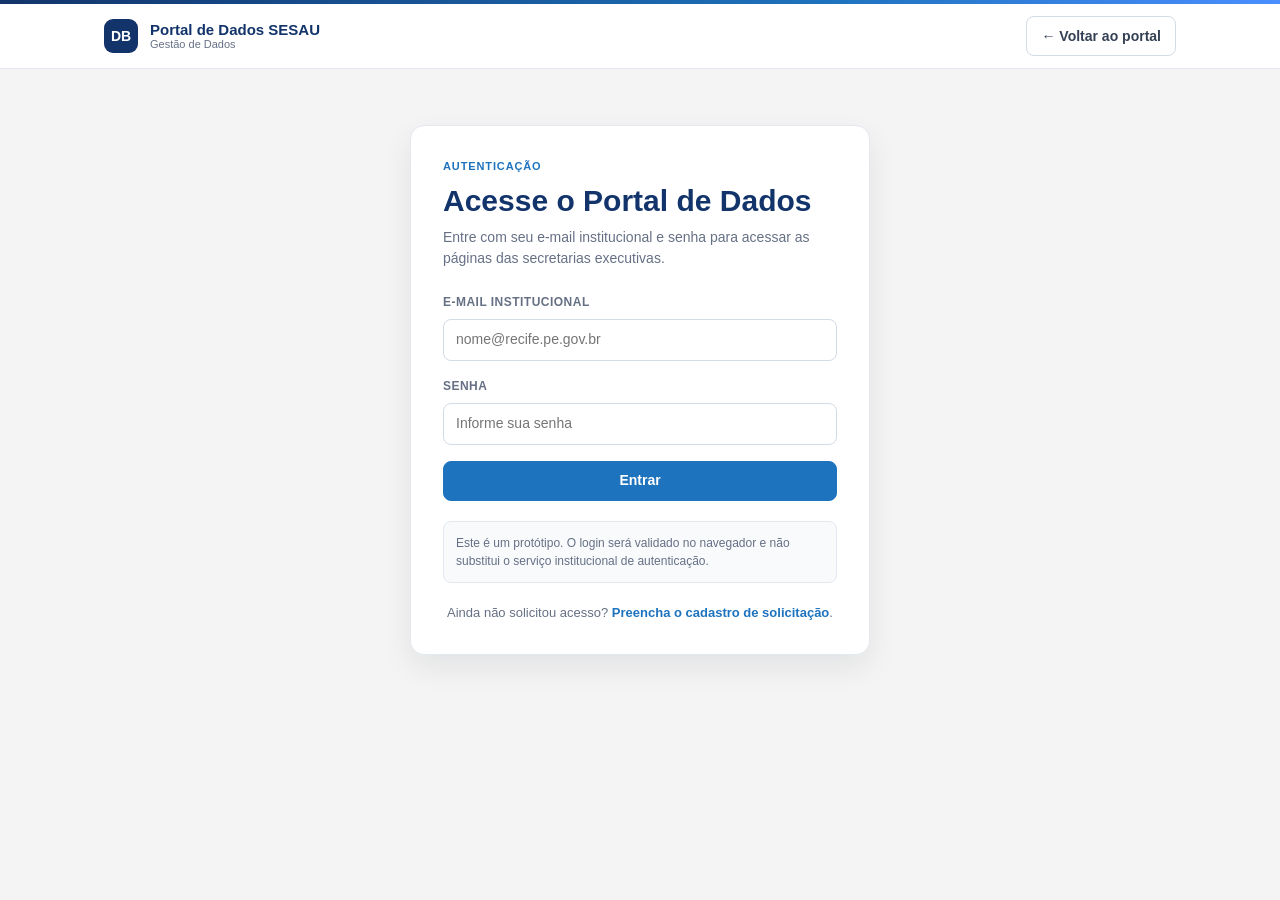
<file: secoge.html>
<!DOCTYPE html>
<html lang="pt-BR">
  <head>
    <meta charset="UTF-8" />
    <meta name="viewport" content="width=device-width, initial-scale=1.0" />
    <title>Portal de Dados SESAU - SECOGE</title>
    <link rel="stylesheet" href="css/secoge.css" />
  </head>
  <body data-secretaria="SECOGE">
    <div class="top-accent"></div>

    <header class="site-header">
      <div class="container">
        <div class="brand">
          <div class="brand-mark">DB</div>
          <div class="brand-copy">
            <div class="brand-title">Portal de Dados SESAU</div>
            <div class="brand-sub">SECOGE</div>
          </div>
        </div>

        <nav class="site-nav" aria-label="Menu da secretaria">
          <div class="nav-links">
            <a class="nav-link" href="index.html">Início</a>
            <a class="nav-link active" href="secoge.html">SECOGE</a>
          </div>
        </nav>

        <div class="header-actions">
          <button class="icon-btn" aria-label="Notificações">🔔<span class="notification-dot"></span></button>
          <div class="profile">
            <div class="avatar">AB</div>
            <div class="profile-copy">
              <div class="profile-name">Ana B.</div>
              <div class="profile-role">Administrador</div>
            </div>
          </div>
        </div>
      </div>
    </header>

    <div class="app-shell">
      <aside class="sidebar" aria-label="Navegação lateral">
        <div class="nav-group">
          <div class="nav-label">Ambiente</div>
          <a class="nav-item active" href="#sistemas-informacao">Sistemas de Informação</a>
          <a class="nav-item" href="#catalogo-dados">Catálogo de Dados</a>
          <a class="nav-item" href="#carga-manual">Carga Manual</a>
          <a class="nav-item" href="#criar-dataset">Criar Dataset</a>
          <a class="nav-item" href="#consultar-datasets">Consultar Datasets</a>
        </div>
        <div class="sidecard">
          <strong>Política institucional</strong>
          <span>Nem todo dado disponível significa acesso irrestrito. O uso deve respeitar perfil, finalidade e governança.</span>
        </div>
      </aside>

      <main class="main">
        <div class="content">
          <div class="page-header">
            <div>
              <div class="eyebrow">Secretaria executiva</div>
              <h1>Secretaria Executiva de Coordenação Geral</h1>
              <p class="lead">Dados de gestão institucional e indicadores de coordenação setorial.</p>
            </div>
            <div class="dataset-actions">
              <a class="btn btn-secondary" href="index.html">← Voltar</a>
            </div>
          </div>

          <div class="stat-grid" data-summary></div>

          <section class="section" id="sistemas-informacao">
            <div class="page-header">
              <div>
                <div class="eyebrow">Sistemas de Informação</div>
                <h2>Sistemas vinculados</h2>
              </div>
            </div>
            <div class="card-grid">
              <div class="system-card">
                <div class="sigla">Painel Integrado</div>
                <h3>Painel Integrado</h3>
                <p>Painel de indicadores consolidados da gestão municipal de saúde</p>
                <span class="pill pill--blue">Sistema</span>
              </div>
              <div class="system-card">
                <div class="sigla">Dashboard Institucional</div>
                <h3>Dashboard Institucional</h3>
                <p>Ferramenta de acompanhamento de metas e desempenho institucional</p>
                <span class="pill pill--blue">Sistema</span>
              </div>
              <div class="system-card">
                <div class="sigla">Sistemas Gestores</div>
                <h3>Sistemas Gestores</h3>
                <p>Conjunto de sistemas de apoio à coordenação administrativa</p>
                <span class="pill pill--blue">Sistema</span>
              </div>
            </div>
          </section>

          <section class="section" id="catalogo-dados">
            <div class="page-header">
              <div>
                <div class="eyebrow">Catálogo de Dados</div>
                <h2>Conjuntos de dados disponíveis</h2>
              </div>
            </div>
            <form class="filter-bar" data-catalog-filters>
              <input class="input" type="search" data-filter-search placeholder="Pesquisar por nome, descrição, sistema ou responsável" />
              <select class="input" data-filter-system>
                <option value="">Sistema</option>
                <option value="Painel Integrado">Painel Integrado</option>
                <option value="Dashboard Institucional">Dashboard Institucional</option>
                <option value="Sistemas Gestores">Sistemas Gestores</option>
              </select>
              <select class="input" data-filter-format>
                <option value="">Formato</option>
                <option value="CSV">CSV</option>
                <option value="XLS">XLS</option>
                <option value="API">API</option>
                <option value="Power BI">Power BI</option>
                <option value="Qlik">Qlik</option>
              </select>
              <select class="input" data-filter-status>
                <option value="">Status</option>
                <option value="Disponível">Disponível</option>
                <option value="Restrito">Restrito</option>
                <option value="Em análise">Em análise</option>
              </select>
            </form>
            <div class="dataset-list" data-catalog-list></div>
          </section>

          <section class="section" id="carga-manual">
            <div class="page-header">
              <div>
                <div class="eyebrow">Carga Manual</div>
                <h2>Representação do fluxo de carga</h2>
              </div>
            </div>
            <div class="panel" id="manual-upload-form">
              <div class="upload-box">
                <div class="file-meta">
                  <input type="file" class="input" aria-label="Selecionar arquivo" />
                  <span class="status-badge warning" data-upload-status>Arquivo ainda não validado.</span>
                </div>
                <div class="file-meta">
                  <span class="text-muted" data-file-name>Arquivo selecionado: nenhum</span>
                </div>
                <div class="field">
                  <label for="manual-columns">Títulos das colunas</label>
                  <input id="manual-columns" class="input" data-manual-columns placeholder="Ex: Município, Data, Resultado" />
                </div>
                <div class="dataset-actions">
                  <button class="btn btn-secondary" type="button" data-validate-upload>Validar arquivo</button>
                  <button class="btn btn-primary" type="button" data-process-upload>Processar</button>
                </div>
              </div>
            </div>
          </section>

          <section class="section" id="criar-dataset">
            <div class="page-header">
              <div>
                <div class="eyebrow">Criar conjunto de dados</div>
                <h2>Fluxo de criação de conjunto de dados</h2>
              </div>
            </div>
            <div class="panel">
              <form id="dataset-builder" data-period-filter>
                <div class="wizard-steps">
                  <span class="step-indicator active">1. Identificação</span>
                  <span class="step-indicator">2. Variáveis</span>
                  <span class="step-indicator">3. Período</span>
                  <span class="step-indicator">4. Disponibilização</span>
                  <span class="step-indicator">5. Revisão</span>
                </div>

                <div class="wizard-step active">
                  <div class="form-grid">
                    <div class="field"><label for="datasetNome">Nome</label><input id="datasetNome" class="input" name="datasetNome" placeholder="Ex: Indicadores de monitoramento" /></div>
                    <div class="field"><label for="datasetSistema">Sistema</label><select id="datasetSistema" class="input" name="datasetSistema"><option>Painel Integrado</option><option>Dashboard Institucional</option><option>Sistemas Gestores</option></select></div>
                    <div class="field"><label for="datasetResponsavel">Responsável</label><input id="datasetResponsavel" class="input" name="datasetResponsavel" value="Ana Beatriz Santos" /></div>
                    <div class="field field--full"><label for="datasetDescricao">Descrição</label><textarea id="datasetDescricao" class="input" name="datasetDescricao" placeholder="Descreva o conteúdo e a finalidade do conjunto."></textarea></div>
                  </div>
                </div>

                <div class="wizard-step">
                  <div class="form-grid">
                    <div class="field field--full"><label>Variáveis</label><input class="input" name="variaveis" type="number" value="10" /></div>
                    <div class="field field--full"><label for="listaVariaveis">Lista de variáveis</label><select id="listaVariaveis" class="input" name="listaVariaveis"><option>Município</option><option>Data de notificação</option><option>Idade</option><option>Resultado</option><option>Evolução</option></select></div>
                  </div>
                </div>

                <div class="wizard-step">
                  <div class="form-grid">
                    <div class="field"><label for="periodoModo">Tipo de período</label><select id="periodoModo" class="input" name="periodoModo"><option value="ano">Ano específico</option><option value="a-partir">A partir de um ano até a data atual</option></select></div>
                    <div class="field"><label for="periodoInicio">Ano inicial</label><input id="periodoInicio" class="input" name="periodoInicio" type="number" min="1900" max="2100" value="2024" /></div>
                    <div class="field hidden"><label for="periodoFim">Data atual</label><input id="periodoFim" class="input" name="periodoFim" type="date" data-periodo-atual readonly /></div>
                    <div class="field"><label for="frequencia">Frequência de carga</label><select id="frequencia" class="input" name="frequencia"><option>Mensal</option><option>Semanal</option><option>Diária</option><option>Anual</option></select></div>
                  </div>
                </div>

                <div class="wizard-step">
                  <div class="form-grid">
                    <div class="field"><label>Formato</label><select class="input" name="formato"><option>CSV</option><option>XLS</option><option>API</option><option>Power BI</option><option>Qlik</option></select></div>
                    <div class="field"><label>Disponibilização</label><select class="input" name="disponibilizacao"><option>E-mail</option><option>Conector BI</option><option>Banco de Dados</option></select></div>
                  </div>
                </div>

                <div class="wizard-step">
                  <div id="dataset-summary"></div>
                </div>

                <div class="inline-actions">
                  <div class="dataset-actions">
                    <button class="btn btn-secondary" type="button" data-prev-step>Voltar</button>
                    <button class="btn btn-secondary" type="button" data-next-step>Próximo</button>
                    <button class="btn btn-primary" type="button" data-publish>Publicar conjunto</button>
                  </div>
                </div>
              </form>
            </div>
          </section>

          <section class="section" id="consultar-datasets">
            <div class="page-header">
              <div>
                <div class="eyebrow">Consultar conjuntos</div>
                <h2>Histórico de consultas</h2>
              </div>
            </div>
            <div class="table-card">
              <div class="table-head">
                <div>Consulta</div>
                <div>Dataset</div>
                <div>Período</div>
                <div>Registros</div>
                <div>Status</div>
              </div>
              <div data-consultas></div>
            </div>
          </section>
        </div>
      </main>
    </div>

    <div id="dataset-modal" class="modal hidden"></div>

    <script src="js/app.js"></script>
    <script src="js/secoge.js"></script>
  </body>
</html>
</file>
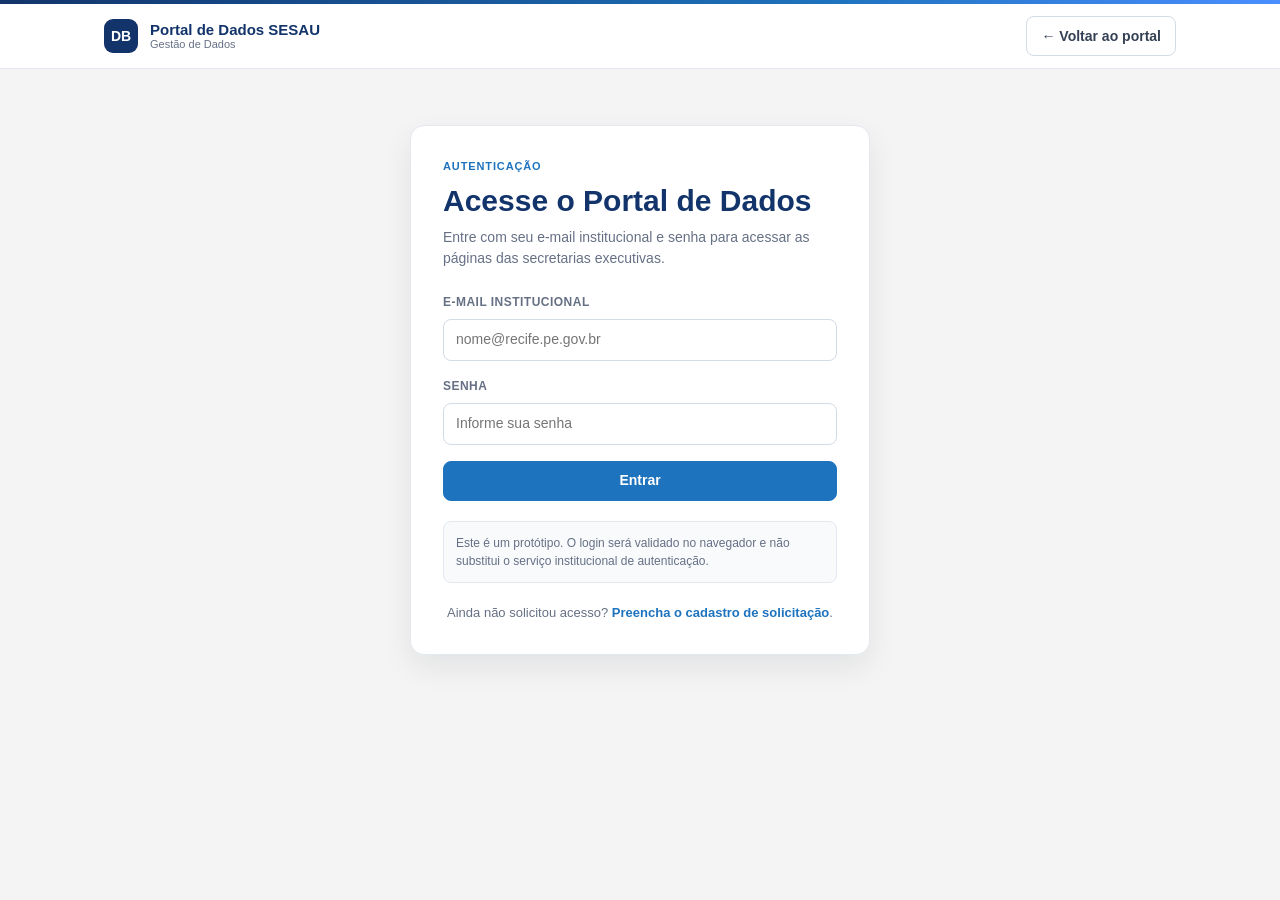
<file: segtes.html>
<!DOCTYPE html>
<html lang="pt-BR">
  <head>
    <meta charset="UTF-8" />
    <meta name="viewport" content="width=device-width, initial-scale=1.0" />
    <title>Portal de Dados SESAU - SEGTES</title>
    <link rel="stylesheet" href="css/segtes.css" />
  </head>
  <body data-secretaria="SEGTES">
    <div class="top-accent"></div>

    <header class="site-header">
      <div class="container">
        <div class="brand">
          <div class="brand-mark">DB</div>
          <div class="brand-copy">
            <div class="brand-title">Portal de Dados SESAU</div>
            <div class="brand-sub">SEGTES</div>
          </div>
        </div>

        <nav class="site-nav" aria-label="Menu da secretaria">
          <div class="nav-links">
            <a class="nav-link" href="index.html">Início</a>
            <a class="nav-link active" href="segtes.html">SEGTES</a>
          </div>
        </nav>

        <div class="header-actions">
          <button class="icon-btn" aria-label="Notificações">🔔<span class="notification-dot"></span></button>
          <div class="profile">
            <div class="avatar">AB</div>
            <div class="profile-copy">
              <div class="profile-name">Ana B.</div>
              <div class="profile-role">Administrador</div>
            </div>
          </div>
        </div>
      </div>
    </header>

    <div class="app-shell">
      <aside class="sidebar" aria-label="Navegação lateral">
        <div class="nav-group">
          <div class="nav-label">Ambiente</div>
          <a class="nav-item active" href="#sistemas-informacao">Sistemas de Informação</a>
          <a class="nav-item" href="#catalogo-dados">Catálogo de Dados</a>
          <a class="nav-item" href="#carga-manual">Carga Manual</a>
          <a class="nav-item" href="#criar-dataset">Criar Dataset</a>
          <a class="nav-item" href="#consultar-datasets">Consultar Datasets</a>
        </div>
        <div class="sidecard">
          <strong>Política institucional</strong>
          <span>Nem todo dado disponível significa acesso irrestrito. O uso deve respeitar perfil, finalidade e governança.</span>
        </div>
      </aside>

      <main class="main">
        <div class="content">
          <div class="page-header">
            <div>
              <div class="eyebrow">Secretaria executiva</div>
              <h1>Secretaria Executiva de Gestão do Trabalho e Educação na Saúde</h1>
              <p class="lead">Dados de força de trabalho, educação e formação em saúde.</p>
            </div>
            <div class="dataset-actions">
              <a class="btn btn-secondary" href="index.html">← Voltar</a>
            </div>
          </div>

          <div class="stat-grid" data-summary></div>

          <section class="section" id="sistemas-informacao">
            <div class="page-header">
              <div>
                <div class="eyebrow">Sistemas de Informação</div>
                <h2>Sistemas vinculados</h2>
              </div>
            </div>
            <div class="card-grid">
              <div class="system-card">
                <div class="sigla">Gestão da Força de Trabalho</div>
                <h3>Gestão da Força de Trabalho</h3>
                <p>Sistema de cadastro e acompanhamento de profissionais de saúde</p>
                <span class="pill pill--blue">Sistema</span>
              </div>
              <div class="system-card">
                <div class="sigla">RH Saúde</div>
                <h3>RH Saúde</h3>
                <p>Sistema de gestão de recursos humanos da rede de saúde</p>
                <span class="pill pill--blue">Sistema</span>
              </div>
              <div class="system-card">
                <div class="sigla">Ponto de Trabalho</div>
                <h3>Ponto de Trabalho</h3>
                <p>Sistema de controle de frequência e jornada de trabalho</p>
                <span class="pill pill--blue">Sistema</span>
              </div>
            </div>
          </section>

          <section class="section" id="catalogo-dados">
            <div class="page-header">
              <div>
                <div class="eyebrow">Catálogo de Dados</div>
                <h2>Conjuntos de dados disponíveis</h2>
              </div>
            </div>
            <form class="filter-bar" data-catalog-filters>
              <input class="input" type="search" data-filter-search placeholder="Pesquisar por nome, descrição, sistema ou responsável" />
              <select class="input" data-filter-system>
                <option value="">Sistema</option>
                <option value="Gestão da Força de Trabalho">Gestão da Força de Trabalho</option>
                <option value="RH Saúde">RH Saúde</option>
                <option value="Ponto de Trabalho">Ponto de Trabalho</option>
              </select>
              <select class="input" data-filter-format>
                <option value="">Formato</option>
                <option value="CSV">CSV</option>
                <option value="XLS">XLS</option>
                <option value="API">API</option>
                <option value="Power BI">Power BI</option>
                <option value="Qlik">Qlik</option>
              </select>
              <select class="input" data-filter-status>
                <option value="">Status</option>
                <option value="Disponível">Disponível</option>
                <option value="Restrito">Restrito</option>
                <option value="Em análise">Em análise</option>
              </select>
            </form>
            <div class="dataset-list" data-catalog-list></div>
          </section>

          <section class="section" id="carga-manual">
            <div class="page-header">
              <div>
                <div class="eyebrow">Carga Manual</div>
                <h2>Representação do fluxo de carga</h2>
              </div>
            </div>
            <div class="panel" id="manual-upload-form">
              <div class="upload-box">
                <div class="file-meta">
                  <input type="file" class="input" aria-label="Selecionar arquivo" />
                  <span class="status-badge warning" data-upload-status>Arquivo ainda não validado.</span>
                </div>
                <div class="file-meta">
                  <span class="text-muted" data-file-name>Arquivo selecionado: nenhum</span>
                </div>
                <div class="field">
                  <label for="manual-columns">Títulos das colunas</label>
                  <input id="manual-columns" class="input" data-manual-columns placeholder="Ex: Município, Data, Resultado" />
                </div>
                <div class="dataset-actions">
                  <button class="btn btn-secondary" type="button" data-validate-upload>Validar arquivo</button>
                  <button class="btn btn-primary" type="button" data-process-upload>Processar</button>
                </div>
              </div>
            </div>
          </section>

          <section class="section" id="criar-dataset">
            <div class="page-header">
              <div>
                <div class="eyebrow">Criar conjunto de dados</div>
                <h2>Fluxo de criação de conjunto de dados</h2>
              </div>
            </div>
            <div class="panel">
              <form id="dataset-builder" data-period-filter>
                <div class="wizard-steps">
                  <span class="step-indicator active">1. Identificação</span>
                  <span class="step-indicator">2. Variáveis</span>
                  <span class="step-indicator">3. Período</span>
                  <span class="step-indicator">4. Disponibilização</span>
                  <span class="step-indicator">5. Revisão</span>
                </div>

                <div class="wizard-step active">
                  <div class="form-grid">
                    <div class="field"><label for="datasetNome">Nome</label><input id="datasetNome" class="input" name="datasetNome" placeholder="Ex: Indicadores de monitoramento" /></div>
                    <div class="field"><label for="datasetSistema">Sistema</label><select id="datasetSistema" class="input" name="datasetSistema"><option>Gestão da Força de Trabalho</option><option>RH Saúde</option><option>Ponto de Trabalho</option></select></div>
                    <div class="field"><label for="datasetResponsavel">Responsável</label><input id="datasetResponsavel" class="input" name="datasetResponsavel" value="Ana Beatriz Santos" /></div>
                    <div class="field field--full"><label for="datasetDescricao">Descrição</label><textarea id="datasetDescricao" class="input" name="datasetDescricao" placeholder="Descreva o conteúdo e a finalidade do conjunto."></textarea></div>
                  </div>
                </div>

                <div class="wizard-step">
                  <div class="form-grid">
                    <div class="field field--full"><label>Variáveis</label><input class="input" name="variaveis" type="number" value="10" /></div>
                    <div class="field field--full"><label for="listaVariaveis">Lista de variáveis</label><select id="listaVariaveis" class="input" name="listaVariaveis"><option>Município</option><option>Data de notificação</option><option>Idade</option><option>Resultado</option><option>Evolução</option></select></div>
                  </div>
                </div>

                <div class="wizard-step">
                  <div class="form-grid">
                    <div class="field"><label for="periodoModo">Tipo de período</label><select id="periodoModo" class="input" name="periodoModo"><option value="ano">Ano específico</option><option value="a-partir">A partir de um ano até a data atual</option></select></div>
                    <div class="field"><label for="periodoInicio">Ano inicial</label><input id="periodoInicio" class="input" name="periodoInicio" type="number" min="1900" max="2100" value="2024" /></div>
                    <div class="field hidden"><label for="periodoFim">Data atual</label><input id="periodoFim" class="input" name="periodoFim" type="date" data-periodo-atual readonly /></div>
                    <div class="field"><label for="frequencia">Frequência de carga</label><select id="frequencia" class="input" name="frequencia"><option>Mensal</option><option>Semanal</option><option>Diária</option><option>Anual</option></select></div>
                  </div>
                </div>

                <div class="wizard-step">
                  <div class="form-grid">
                    <div class="field"><label>Formato</label><select class="input" name="formato"><option>CSV</option><option>XLS</option><option>API</option><option>Power BI</option><option>Qlik</option></select></div>
                    <div class="field"><label>Disponibilização</label><select class="input" name="disponibilizacao"><option>E-mail</option><option>Conector BI</option><option>Banco de Dados</option></select></div>
                  </div>
                </div>

                <div class="wizard-step">
                  <div id="dataset-summary"></div>
                </div>

                <div class="inline-actions">
                  <div class="dataset-actions">
                    <button class="btn btn-secondary" type="button" data-prev-step>Voltar</button>
                    <button class="btn btn-secondary" type="button" data-next-step>Próximo</button>
                    <button class="btn btn-primary" type="button" data-publish>Publicar conjunto</button>
                  </div>
                </div>
              </form>
            </div>
          </section>

          <section class="section" id="consultar-datasets">
            <div class="page-header">
              <div>
                <div class="eyebrow">Consultar conjuntos</div>
                <h2>Histórico de consultas</h2>
              </div>
            </div>
            <div class="table-card">
              <div class="table-head">
                <div>Consulta</div>
                <div>Dataset</div>
                <div>Período</div>
                <div>Registros</div>
                <div>Status</div>
              </div>
              <div data-consultas></div>
            </div>
          </section>
        </div>
      </main>
    </div>

    <div id="dataset-modal" class="modal hidden"></div>

    <script src="js/app.js"></script>
    <script src="js/segtes.js"></script>
  </body>
</html>
</file>
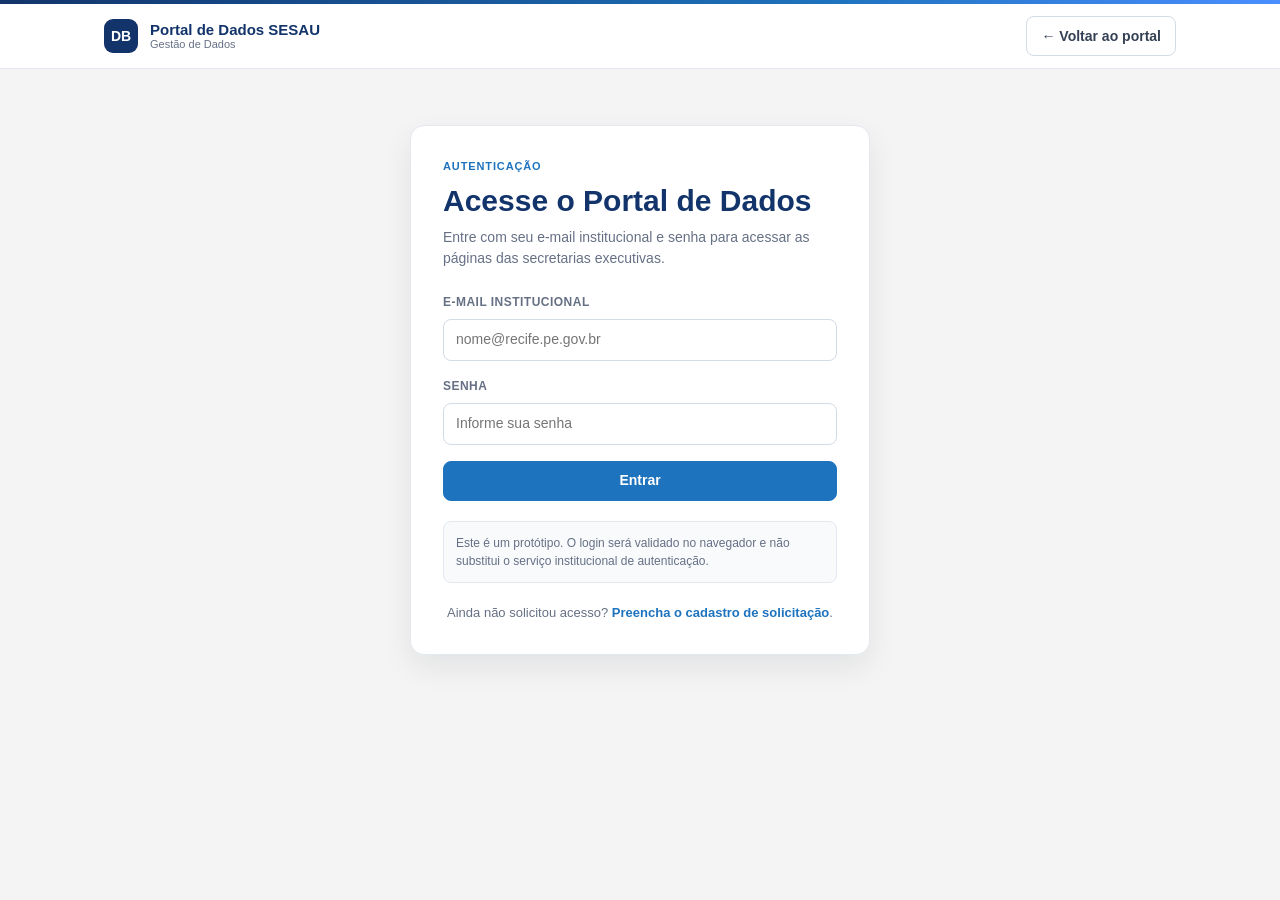
<file: seinfra.html>
<!DOCTYPE html>
<html lang="pt-BR">
  <head>
    <meta charset="UTF-8" />
    <meta name="viewport" content="width=device-width, initial-scale=1.0" />
    <title>Portal de Dados SESAU - SEINFRA</title>
    <link rel="stylesheet" href="css/seinfra.css" />
  </head>
  <body data-secretaria="SEINFRA">
    <div class="top-accent"></div>

    <header class="site-header">
      <div class="container">
        <div class="brand">
          <div class="brand-mark">DB</div>
          <div class="brand-copy">
            <div class="brand-title">Portal de Dados SESAU</div>
            <div class="brand-sub">SEINFRA</div>
          </div>
        </div>

        <nav class="site-nav" aria-label="Menu da secretaria">
          <div class="nav-links">
            <a class="nav-link" href="index.html">Início</a>
            <a class="nav-link active" href="seinfra.html">SEINFRA</a>
          </div>
        </nav>

        <div class="header-actions">
          <button class="icon-btn" aria-label="Notificações">🔔<span class="notification-dot"></span></button>
          <div class="profile">
            <div class="avatar">AB</div>
            <div class="profile-copy">
              <div class="profile-name">Ana B.</div>
              <div class="profile-role">Administrador</div>
            </div>
          </div>
        </div>
      </div>
    </header>

    <div class="app-shell">
      <aside class="sidebar" aria-label="Navegação lateral">
        <div class="nav-group">
          <div class="nav-label">Ambiente</div>
          <a class="nav-item active" href="#sistemas-informacao">Sistemas de Informação</a>
          <a class="nav-item" href="#catalogo-dados">Catálogo de Dados</a>
          <a class="nav-item" href="#carga-manual">Carga Manual</a>
          <a class="nav-item" href="#criar-dataset">Criar Dataset</a>
          <a class="nav-item" href="#consultar-datasets">Consultar Datasets</a>
        </div>
        <div class="sidecard">
          <strong>Política institucional</strong>
          <span>Nem todo dado disponível significa acesso irrestrito. O uso deve respeitar perfil, finalidade e governança.</span>
        </div>
      </aside>

      <main class="main">
        <div class="content">
          <div class="page-header">
            <div>
              <div class="eyebrow">Secretaria executiva</div>
              <h1>Secretaria Executiva de Infraestrutura</h1>
              <p class="lead">Dados da rede física e estruturas de atendimento em saúde.</p>
            </div>
            <div class="dataset-actions">
              <a class="btn btn-secondary" href="index.html">← Voltar</a>
            </div>
          </div>

          <div class="stat-grid" data-summary></div>

          <section class="section" id="sistemas-informacao">
            <div class="page-header">
              <div>
                <div class="eyebrow">Sistemas de Informação</div>
                <h2>Sistemas vinculados</h2>
              </div>
            </div>
            <div class="card-grid">
              <div class="system-card">
                <div class="sigla">Cadastro da Rede Física</div>
                <h3>Cadastro da Rede Física</h3>
                <p>Sistema de cadastro de unidades e infraestrutura de saúde</p>
                <span class="pill pill--blue">Sistema</span>
              </div>
              <div class="system-card">
                <div class="sigla">Manutenção</div>
                <h3>Manutenção</h3>
                <p>Sistema de gestão de manutenção predial e de equipamentos</p>
                <span class="pill pill--blue">Sistema</span>
              </div>
              <div class="system-card">
                <div class="sigla">SIE</div>
                <h3>SIE</h3>
                <p>Sistema de Informações de Engenharia da rede de saúde</p>
                <span class="pill pill--blue">Sistema</span>
              </div>
              <div class="system-card">
                <div class="sigla">Patrimônio</div>
                <h3>Patrimônio</h3>
                <p>Sistema de controle patrimonial de bens e equipamentos</p>
                <span class="pill pill--blue">Sistema</span>
              </div>
            </div>
          </section>

          <section class="section" id="catalogo-dados">
            <div class="page-header">
              <div>
                <div class="eyebrow">Catálogo de Dados</div>
                <h2>Conjuntos de dados disponíveis</h2>
              </div>
            </div>
            <form class="filter-bar" data-catalog-filters>
              <input class="input" type="search" data-filter-search placeholder="Pesquisar por nome, descrição, sistema ou responsável" />
              <select class="input" data-filter-system>
                <option value="">Sistema</option>
                <option value="Cadastro da Rede Física">Cadastro da Rede Física</option>
                <option value="Manutenção">Manutenção</option>
                <option value="SIE">SIE</option>
                <option value="Patrimônio">Patrimônio</option>
              </select>
              <select class="input" data-filter-format>
                <option value="">Formato</option>
                <option value="CSV">CSV</option>
                <option value="XLS">XLS</option>
                <option value="API">API</option>
                <option value="Power BI">Power BI</option>
                <option value="Qlik">Qlik</option>
              </select>
              <select class="input" data-filter-status>
                <option value="">Status</option>
                <option value="Disponível">Disponível</option>
                <option value="Restrito">Restrito</option>
                <option value="Em análise">Em análise</option>
              </select>
            </form>
            <div class="dataset-list" data-catalog-list></div>
          </section>

          <section class="section" id="carga-manual">
            <div class="page-header">
              <div>
                <div class="eyebrow">Carga Manual</div>
                <h2>Representação do fluxo de carga</h2>
              </div>
            </div>
            <div class="panel" id="manual-upload-form">
              <div class="upload-box">
                <div class="file-meta">
                  <input type="file" class="input" aria-label="Selecionar arquivo" />
                  <span class="status-badge warning" data-upload-status>Arquivo ainda não validado.</span>
                </div>
                <div class="file-meta">
                  <span class="text-muted" data-file-name>Arquivo selecionado: nenhum</span>
                </div>
                <div class="field">
                  <label for="manual-columns">Títulos das colunas</label>
                  <input id="manual-columns" class="input" data-manual-columns placeholder="Ex: Município, Data, Resultado" />
                </div>
                <div class="dataset-actions">
                  <button class="btn btn-secondary" type="button" data-validate-upload>Validar arquivo</button>
                  <button class="btn btn-primary" type="button" data-process-upload>Processar</button>
                </div>
              </div>
            </div>
          </section>

          <section class="section" id="criar-dataset">
            <div class="page-header">
              <div>
                <div class="eyebrow">Criar conjunto de dados</div>
                <h2>Fluxo de criação de conjunto de dados</h2>
              </div>
            </div>
            <div class="panel">
              <form id="dataset-builder" data-period-filter>
                <div class="wizard-steps">
                  <span class="step-indicator active">1. Identificação</span>
                  <span class="step-indicator">2. Variáveis</span>
                  <span class="step-indicator">3. Período</span>
                  <span class="step-indicator">4. Disponibilização</span>
                  <span class="step-indicator">5. Revisão</span>
                </div>

                <div class="wizard-step active">
                  <div class="form-grid">
                    <div class="field"><label for="datasetNome">Nome</label><input id="datasetNome" class="input" name="datasetNome" placeholder="Ex: Indicadores de monitoramento" /></div>
                    <div class="field"><label for="datasetSistema">Sistema</label><select id="datasetSistema" class="input" name="datasetSistema"><option>Cadastro da Rede Física</option><option>Manutenção</option><option>SIE</option><option>Patrimônio</option></select></div>
                    <div class="field"><label for="datasetResponsavel">Responsável</label><input id="datasetResponsavel" class="input" name="datasetResponsavel" value="Ana Beatriz Santos" /></div>
                    <div class="field field--full"><label for="datasetDescricao">Descrição</label><textarea id="datasetDescricao" class="input" name="datasetDescricao" placeholder="Descreva o conteúdo e a finalidade do conjunto."></textarea></div>
                  </div>
                </div>

                <div class="wizard-step">
                  <div class="form-grid">
                    <div class="field field--full"><label>Variáveis</label><input class="input" name="variaveis" type="number" value="10" /></div>
                    <div class="field field--full"><label for="listaVariaveis">Lista de variáveis</label><select id="listaVariaveis" class="input" name="listaVariaveis"><option>Município</option><option>Data de notificação</option><option>Idade</option><option>Resultado</option><option>Evolução</option></select></div>
                  </div>
                </div>

                <div class="wizard-step">
                  <div class="form-grid">
                    <div class="field"><label for="periodoModo">Tipo de período</label><select id="periodoModo" class="input" name="periodoModo"><option value="ano">Ano específico</option><option value="a-partir">A partir de um ano até a data atual</option></select></div>
                    <div class="field"><label for="periodoInicio">Ano inicial</label><input id="periodoInicio" class="input" name="periodoInicio" type="number" min="1900" max="2100" value="2024" /></div>
                    <div class="field hidden"><label for="periodoFim">Data atual</label><input id="periodoFim" class="input" name="periodoFim" type="date" data-periodo-atual readonly /></div>
                    <div class="field"><label for="frequencia">Frequência de carga</label><select id="frequencia" class="input" name="frequencia"><option>Mensal</option><option>Semanal</option><option>Diária</option><option>Anual</option></select></div>
                  </div>
                </div>

                <div class="wizard-step">
                  <div class="form-grid">
                    <div class="field"><label>Formato</label><select class="input" name="formato"><option>CSV</option><option>XLS</option><option>API</option><option>Power BI</option><option>Qlik</option></select></div>
                    <div class="field"><label>Disponibilização</label><select class="input" name="disponibilizacao"><option>E-mail</option><option>Conector BI</option><option>Banco de Dados</option></select></div>
                  </div>
                </div>

                <div class="wizard-step">
                  <div id="dataset-summary"></div>
                </div>

                <div class="inline-actions">
                  <div class="dataset-actions">
                    <button class="btn btn-secondary" type="button" data-prev-step>Voltar</button>
                    <button class="btn btn-secondary" type="button" data-next-step>Próximo</button>
                    <button class="btn btn-primary" type="button" data-publish>Publicar conjunto</button>
                  </div>
                </div>
              </form>
            </div>
          </section>

          <section class="section" id="consultar-datasets">
            <div class="page-header">
              <div>
                <div class="eyebrow">Consultar conjuntos</div>
                <h2>Histórico de consultas</h2>
              </div>
            </div>
            <div class="table-card">
              <div class="table-head">
                <div>Consulta</div>
                <div>Dataset</div>
                <div>Período</div>
                <div>Registros</div>
                <div>Status</div>
              </div>
              <div data-consultas></div>
            </div>
          </section>
        </div>
      </main>
    </div>

    <div id="dataset-modal" class="modal hidden"></div>

    <script src="js/app.js"></script>
    <script src="js/seinfra.js"></script>
  </body>
</html>
</file>
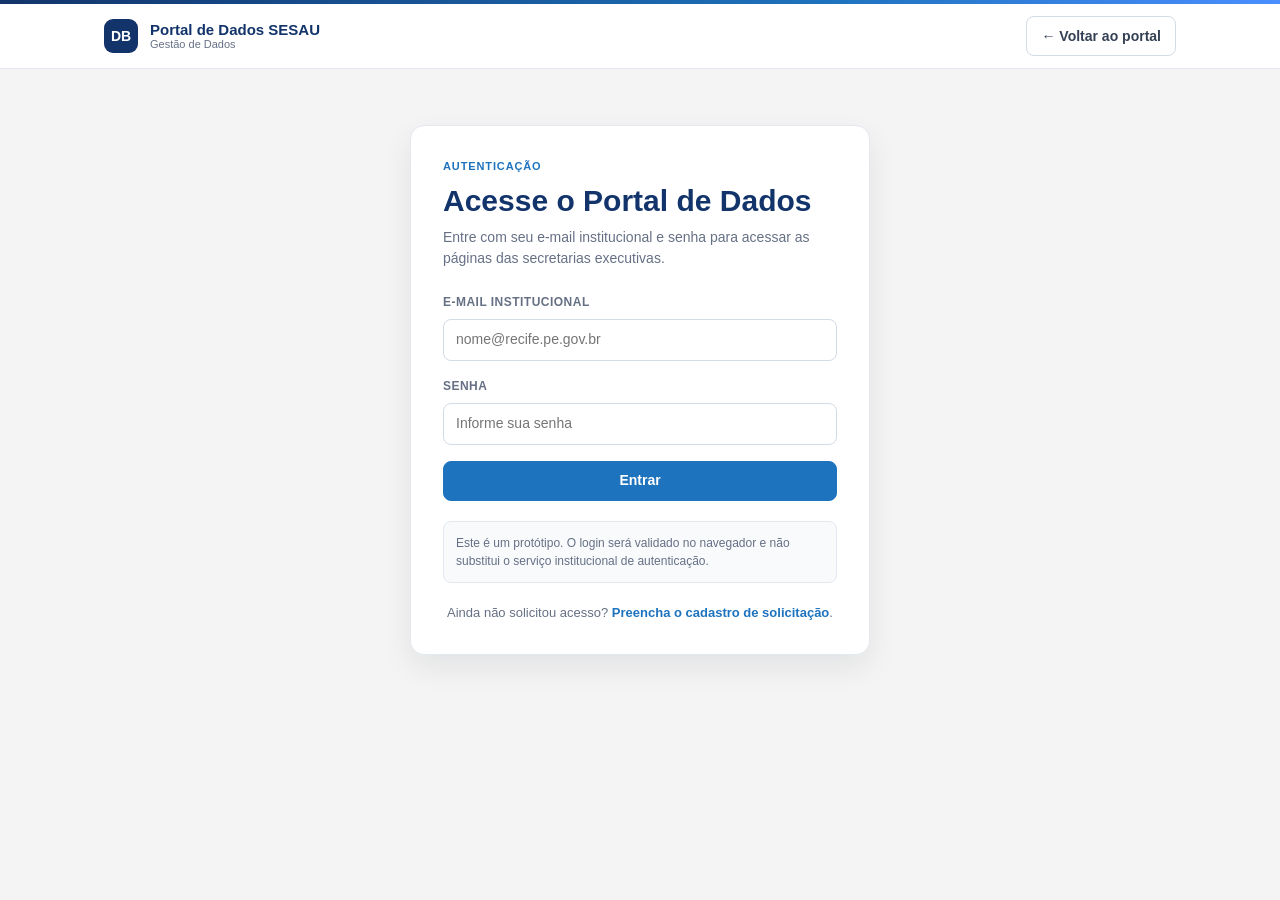
<file: sevs.html>
<!DOCTYPE html>
<html lang="pt-BR">
  <head>
    <meta charset="UTF-8" />
    <meta name="viewport" content="width=device-width, initial-scale=1.0" />
    <title>Portal de Dados SESAU - SEVS</title>
    <link rel="stylesheet" href="css/sevs.css" />
  </head>
  <body data-secretaria="SEVS">
    <div class="top-accent"></div>

    <header class="site-header">
      <div class="container">
        <div class="brand">
          <div class="brand-mark">DB</div>
          <div class="brand-copy">
            <div class="brand-title">Portal de Dados SESAU</div>
            <div class="brand-sub">SEVS</div>
          </div>
        </div>

        <nav class="site-nav" aria-label="Menu da secretaria">
          <div class="nav-links">
            <a class="nav-link" href="index.html">Início</a>
            <a class="nav-link active" href="sevs.html">SEVS</a>
          </div>
        </nav>

        <div class="header-actions">
          <button class="icon-btn" aria-label="Notificações">🔔<span class="notification-dot"></span></button>
          <div class="profile">
            <div class="avatar">AB</div>
            <div class="profile-copy">
              <div class="profile-name">Ana B.</div>
              <div class="profile-role">Administrador</div>
            </div>
          </div>
        </div>
      </div>
    </header>

    <div class="app-shell">
      <aside class="sidebar" aria-label="Navegação lateral">
        <div class="nav-group">
          <div class="nav-label">Ambiente</div>
          <a class="nav-item active" href="#sistemas-informacao">Sistemas de Informação</a>
          <a class="nav-item" href="#catalogo-dados">Catálogo de Dados</a>
          <a class="nav-item" href="#carga-manual">Carga Manual</a>
          <a class="nav-item" href="#criar-dataset">Criar Dataset</a>
          <a class="nav-item" href="#consultar-datasets">Consultar Datasets</a>
        </div>
        <div class="sidecard">
          <strong>Política institucional</strong>
          <span>Nem todo dado disponível significa acesso irrestrito. O uso deve respeitar perfil, finalidade e governança.</span>
        </div>
      </aside>

      <main class="main">
        <div class="content">
          <div class="page-header">
            <div>
              <div class="eyebrow">Secretaria executiva</div>
              <h1>Secretaria Executiva de Vigilância em Saúde</h1>
              <p class="lead">Dados epidemiológicos, vigilância e registros de eventos em saúde pública.</p>
            </div>
            <div class="dataset-actions">
              <a class="btn btn-secondary" href="index.html">← Voltar</a>
            </div>
          </div>

          <div class="stat-grid" data-summary></div>

          <section class="section" id="sistemas-informacao">
            <div class="page-header">
              <div>
                <div class="eyebrow">Sistemas de Informação</div>
                <h2>Sistemas vinculados</h2>
              </div>
            </div>
            <div class="card-grid">
              <div class="system-card">
                <div class="sigla">SIM</div>
                <h3>SIM</h3>
                <p>Sistema de Informação sobre Mortalidade</p>
                </div>
              <div class="system-card">
                <div class="sigla">SINASC</div>
                <h3>SINASC</h3>
                <p>Sistema de Informação sobre Nascidos Vivos</p>
              </div>
              <div class="system-card">
                <div class="sigla">SINAN</div>
                <h3>SINAN</h3>
                <p>Sistema de Informação de Agravos e Notificação</p>
                </div>
              <div class="system-card">
                <div class="sigla">REDCAP</div>
                <h3>REDCAP</h3>
                <p>Captura Eletrônica de Dados de Pesquisa</p>
                </div>
            </div>
          </section>

          <section class="section" id="catalogo-dados">
            <div class="page-header">
              <div>
                <div class="eyebrow">Catálogo de Dados</div>
                <h2>Conjuntos de dados criados</h2>
              </div>
            </div>
            <form class="filter-bar" data-catalog-filters>
              <input class="input" type="search" data-filter-search placeholder="Pesquisar por nome, descrição, sistema ou responsável" />
              <select class="input" data-filter-system>
                <option value="">Sistema</option>
                <option value="SIM">SIM</option>
                <option value="SINASC">SINASC</option>
                <option value="SINAN">SINAN</option>
                <option value="REDCap">REDCap</option>
                <option value="e-SUS APS">e-SUS APS</option>
                <option value="SISAB">SISAB</option>
                <option value="SIAF">SIAF</option>
                <option value="Painel Integrado">Painel Integrado</option>
              </select>
              <select class="input" data-filter-format>
                <option value="">Formato</option>
                <option value="CSV">CSV</option>
                <option value="XLS">XLS</option>
                <option value="API">API</option>
                <option value="Power BI">Power BI</option>
                <option value="Qlik">Qlik</option>
              </select>
              <select class="input" data-filter-status>
                <option value="">Status</option>
                <option value="Disponível">Disponível</option>
                <option value="Restrito">Restrito</option>
                <option value="Em análise">Em análise</option>
              </select>
            </form>
            <div class="dataset-list" data-catalog-list></div>
          </section>

          <section class="section" id="carga-manual">
            <div class="page-header">
              <div>
                <div class="eyebrow">Carga Manual</div>
                <h2>Representação do fluxo de carga</h2>
              </div>
            </div>
            <div class="panel" id="manual-upload-form">
              <div class="upload-box">
                <div class="file-meta">
                  <input type="file" class="input" aria-label="Selecionar arquivo" />
                  <span class="status-badge warning" data-upload-status>Arquivo ainda não validado.</span>
                </div>
                <div class="file-meta">
                  <span class="text-muted" data-file-name>Arquivo selecionado: nenhum</span>
                </div>
                <div class="field">
                  <label for="manual-columns">Títulos das colunas</label>
                  <input id="manual-columns" class="input" data-manual-columns placeholder="Ex: Município, Data, Resultado" />
                </div>
                <div class="dataset-actions">
                  <button class="btn btn-secondary" type="button" data-validate-upload>Validar arquivo</button>
                  <button class="btn btn-primary" type="button" data-process-upload>Processar</button>
                </div>
              </div>
            </div>
          </section>

          <section class="section" id="criar-dataset">
            <div class="page-header">
              <div>
                <div class="eyebrow">Criar conjunto de dados</div>
                <h2>Fluxo de criação de conjunto de dados</h2>
              </div>
            </div>
            <div class="panel">
              <form id="dataset-builder" data-period-filter>
                <div class="wizard-steps">
                  <span class="step-indicator active">1. Identificação</span>
                  <span class="step-indicator">2. Variáveis</span>
                  <span class="step-indicator">3. Período</span>
                  <span class="step-indicator">4. Disponibilização</span>
                  <span class="step-indicator">5. Revisão</span>
                </div>

                <div class="wizard-step active">
                  <div class="form-grid">
                    <div class="field"><label for="datasetNome">Nome</label><input id="datasetNome" class="input" name="datasetNome" placeholder="Ex: Indicadores de monitoramento" /></div>
                    <div class="field"><label for="datasetSistema">Sistema</label><select id="datasetSistema" class="input" name="datasetSistema"><option>SIM</option><option>SINASC</option><option>SINAN</option><option>REDCap</option></select></div>
                    <div class="field"><label for="datasetResponsavel">Responsável</label><input id="datasetResponsavel" class="input" name="datasetResponsavel" value="Ana Beatriz Santos" /></div>
                    <div class="field field--full"><label for="datasetDescricao">Descrição</label><textarea id="datasetDescricao" class="input" name="datasetDescricao" placeholder="Descreva o conteúdo e a finalidade do conjunto."></textarea></div>
                  </div>
                </div>

                <div class="wizard-step">
                  <div class="form-grid">
                    <div class="field field--full hidden" data-configured-system-fields></div>
                    <div class="field field--full" data-standard-variables><label>Variáveis</label><input class="input" name="variaveis" type="number" value="10" /></div>
                    <div class="field field--full" data-standard-variables><label for="listaVariaveis">Lista de variáveis</label><select id="listaVariaveis" class="input" name="listaVariaveis"><option>Município</option><option>Data de notificação</option><option>Idade</option><option>Resultado</option><option>Evolução</option></select></div>
                    <div class="field field--full hidden" data-sinan-fields>
                      <label for="agravos">Agravos</label>
                      <select id="agravos" class="input" name="agravos" multiple size="8">
                        <option value="B24 - AIDS ADULTO">B24 - AIDS ADULTO</option>
                        <option value="B24 - AIDS CRIANÇA">B24 - AIDS CRIANÇA</option>
                        <option value="Z20.9 - ACIDENTE DE TRABALHO COM EXPOSICAO A MATERIAL BIOLOGICO">Z20.9 - ACIDENTE DE TRABALHO COM EXPOSICAO A MATERIAL BIOLOGICO</option>
                        <option value="Y96 - ACIDENTE DE TRABALHO GRAVE">Y96 - ACIDENTE DE TRABALHO GRAVE</option>
                        <option value="X29 - ACIDENTE POR ANIMAIS PEÇONHENTOS">X29 - ACIDENTE POR ANIMAIS PEÇONHENTOS</option>
                        <option value="W64 - ATENDIMENTO ANTI-RÁBICO">W64 - ATENDIMENTO ANTI-RÁBICO</option>
                        <option value="A05.1 - BOTULISMO">A05.1 - BOTULISMO</option>
                        <option value="C80 - CÂNCER RELACIONADO AO TRABALHO">C80 - CÂNCER RELACIONADO AO TRABALHO</option>
                        <option value="A00.9 - CÓLERA">A00.9 - CÓLERA</option>
                        <option value="A37.9 - COQUELUCHE">A37.9 - COQUELUCHE</option>
                        <option value="A90 - DENGUE">A90 - DENGUE</option>
                        <option value="L98.9 - DERMATOSES OCUPACIONAIS">L98.9 - DERMATOSES OCUPACIONAIS</option>
                        <option value="A36.9 - DIFTERIA">A36.9 - DIFTERIA</option>
                        <option value="B57.1 - DOENÇA DE CHAGAS AGUDA">B57.1 - DOENÇA DE CHAGAS AGUDA</option>
                        <option value="B09 - DOENÇAS EXANTEMÁTICAS">B09 - DOENÇAS EXANTEMÁTICAS</option>
                        <option value="B65.9 - ESQUISTOSSOMOSE">B65.9 - ESQUISTOSSOMOSE</option>
                        <option value="A95.9 - FEBRE AMARELA">A95.9 - FEBRE AMARELA</option>
                        <option value="A92.3 - FEBRE DO NILO">A92.3 - FEBRE DO NILO</option>
                        <option value="A77.9 - FEBRE MACULOSA / RICKETTSIOSES">A77.9 - FEBRE MACULOSA / RICKETTSIOSES</option>
                        <option value="A01.0 - FEBRE TIFOIDE">A01.0 - FEBRE TIFOIDE</option>
                        <option value="Z21 - GESTANTE HIV">Z21 - GESTANTE HIV</option>
                        <option value="A30.9 - HANSENÍASE">A30.9 - HANSENÍASE</option>
                        <option value="A98.8 - HANTAVIROSE">A98.8 - HANTAVIROSE</option>
                        <option value="B19 - HEPATITES VIRAIS">B19 - HEPATITES VIRAIS</option>
                        <option value="J11 - INFLUENZA HUMANA POR NOVO SUBTIPO (PANDÊMICO)">J11 - INFLUENZA HUMANA POR NOVO SUBTIPO (PANDÊMICO)</option>
                        <option value="T65.9 - INTOXICAÇÃO EXÓGENA">T65.9 - INTOXICAÇÃO EXÓGENA</option>
                        <option value="B55.1 - LEISHMANIOSE TEGUMENTAR AMERICANA">B55.1 - LEISHMANIOSE TEGUMENTAR AMERICANA</option>
                        <option value="B55.0 - LEISHMANIOSE VISCERAL">B55.0 - LEISHMANIOSE VISCERAL</option>
                        <option value="A27.9 - LEPTOSPIROSE">A27.9 - LEPTOSPIROSE</option>
                        <option value="Z57.9 - LER DORT">Z57.9 - LER DORT</option>
                        <option value="B54 - MALÁRIA">B54 - MALÁRIA</option>
                        <option value="G03.9 - MENINGITE">G03.9 - MENINGITE</option>
                        <option value="H83.3 - PAIR">H83.3 - PAIR</option>
                        <option value="A80.9 - PARALISIA FLÁCIDA AGUDA POLIOMIELITE">A80.9 - PARALISIA FLÁCIDA AGUDA POLIOMIELITE</option>
                        <option value="A20.9 - PESTE">A20.9 - PESTE</option>
                        <option value="J64 - PNEUMOCONIOSE">J64 - PNEUMOCONIOSE</option>
                        <option value="A82.9 - RAIVA HUMANA">A82.9 - RAIVA HUMANA</option>
                        <option value="A08.0 - ROTAVÍRUS">A08.0 - ROTAVÍRUS</option>
                        <option value="A50.9 - SÍFILIS CONGÊNITA">A50.9 - SÍFILIS CONGÊNITA</option>
                        <option value="O98.1 - SÍFILIS EM GESTANTE">O98.1 - SÍFILIS EM GESTANTE</option>
                        <option value="P35.0 - SÍNDROME DA RUBÉOLA CONGÊNITA">P35.0 - SÍNDROME DA RUBÉOLA CONGÊNITA</option>
                        <option value="A35 - TÉTANO ACIDENTAL">A35 - TÉTANO ACIDENTAL</option>
                        <option value="A33 - TÉTANO NEONATAL">A33 - TÉTANO NEONATAL</option>
                        <option value="F99 - TRANSTORNO MENTAL">F99 - TRANSTORNO MENTAL</option>
                        <option value="A16.9 - TUBERCULOSE">A16.9 - TUBERCULOSE</option>
                        <option value="Y09 - VIOLÊNCIA INTERPESSOAL/AUTOPROVOCADA">Y09 - VIOLÊNCIA INTERPESSOAL/AUTOPROVOCADA</option>
                        <option value="INQUÉRITO TRACOMA">INQUÉRITO TRACOMA</option>
                        <option value="DTA - DOENÇAS TRANSMITIDAS POR ALIMENTOS">DTA - DOENÇAS TRANSMITIDAS POR ALIMENTOS</option>
                      </select>
                      <small class="text-muted">Use Ctrl ou Command para selecionar um ou mais agravos.</small>
                    </div>
                    <div class="field field--full hidden" data-sinan-fields>
                      <label>Campos das tabelas de agravo</label>
                      <div class="checkbox-grid">
                        <label class="check-card"><input type="checkbox" name="variaveisSinan" value="Data de notificação" /><span>Data de notificação</span></label>
                        <label class="check-card"><input type="checkbox" name="variaveisSinan" value="Data dos primeiros sintomas" /><span>Data dos primeiros sintomas</span></label>
                        <label class="check-card"><input type="checkbox" name="variaveisSinan" value="Município de residência" /><span>Município de residência</span></label>
                        <label class="check-card"><input type="checkbox" name="variaveisSinan" value="Unidade notificadora" /><span>Unidade notificadora</span></label>
                        <label class="check-card"><input type="checkbox" name="variaveisSinan" value="Sexo" /><span>Sexo</span></label>
                        <label class="check-card"><input type="checkbox" name="variaveisSinan" value="Faixa etária" /><span>Faixa etária</span></label>
                        <label class="check-card"><input type="checkbox" name="variaveisSinan" value="Raça/cor" /><span>Raça/cor</span></label>
                        <label class="check-card"><input type="checkbox" name="variaveisSinan" value="Critério de confirmação" /><span>Critério de confirmação</span></label>
                        <label class="check-card"><input type="checkbox" name="variaveisSinan" value="Evolução do caso" /><span>Evolução do caso</span></label>
                        <label class="check-card"><input type="checkbox" name="variaveisSinan" value="Encerramento" /><span>Encerramento</span></label>
                      </div>
                    </div>
                    <div class="field field--full hidden" data-sim-fields>
                      <div class="form-section-title"><span>1</span>Período / Tempo</div>
                    </div>
                    <div class="field hidden" data-sim-fields>
                      <label for="anoObitoInicio">Ano do óbito - início</label>
                      <input id="anoObitoInicio" class="input" name="anoObitoInicio" type="number" min="1900" max="2100" placeholder="Ex: 2020" />
                    </div>
                    <div class="field hidden" data-sim-fields>
                      <label for="anoObitoFim">Ano do óbito - fim</label>
                      <input id="anoObitoFim" class="input" name="anoObitoFim" type="number" min="1900" max="2100" placeholder="Ex: 2023" />
                    </div>
                    <div class="field field--full hidden" data-sim-fields>
                      <div class="form-section-title"><span>2</span>Geografia / Localização</div>
                    </div>
                    <div class="field hidden" data-sim-fields>
                      <label for="ufObito">UF</label>
                      <select id="ufObito" class="input" name="ufObito">
                        <option value="">Selecione a UF</option>
                        <option>AC</option><option>AL</option><option>AP</option><option>AM</option><option>BA</option><option>CE</option><option>DF</option><option>ES</option><option>GO</option><option>MA</option><option>MT</option><option>MS</option><option>MG</option><option>PA</option><option>PB</option><option>PR</option><option>PE</option><option>PI</option><option>RJ</option><option>RN</option><option>RS</option><option>RO</option><option>RR</option><option>SC</option><option>SP</option><option>SE</option><option>TO</option>
                      </select>
                    </div>
                    <div class="field hidden" data-sim-fields>
                      <label for="municipioObito">Município</label>
                      <input id="municipioObito" class="input" name="municipioObito" placeholder="Código IBGE do município" />
                    </div>
                    <div class="field field--full hidden" data-sim-fields>
                      <label for="regionalSaude">Região / Macrorregião / Regional de Saúde</label>
                      <input id="regionalSaude" class="input" name="regionalSaude" placeholder="Informe o agrupamento territorial de saúde" />
                    </div>
                    <div class="field field--full hidden" data-sim-fields>
                      <div class="form-section-title"><span>3</span>Causa da Morte (CID-10)</div>
                    </div>
                    <div class="field hidden" data-sim-fields>
                      <label for="capituloCid">Capítulo da CID-10</label>
                      <select id="capituloCid" class="input" name="capituloCid">
                        <option value="">Selecione o capítulo</option>
                        <option>Capítulo I - Doenças infecciosas e parasitárias</option>
                        <option>Capítulo II - Neoplasias</option>
                        <option>Capítulo IX - Doenças do aparelho circulatório</option>
                        <option>Capítulo X - Doenças do aparelho respiratório</option>
                        <option>Capítulo XVIII - Sintomas, sinais e achados anormais</option>
                        <option>Capítulo XX - Causas externas de morbidade e mortalidade</option>
                      </select>
                    </div>
                    <div class="field hidden" data-sim-fields>
                      <label for="grupoCid">Grupo / Categoria da CID-10</label>
                      <input id="grupoCid" class="input" name="grupoCid" placeholder="Ex: I21 - Infarto Agudo do Miocárdio" />
                    </div>
                    <div class="field field--full hidden" data-sim-fields>
                      <label for="causaBasica">Causa básica</label>
                      <input id="causaBasica" class="input" name="causaBasica" placeholder="Informe a causa geradora da morte" />
                    </div>
                    <div class="field field--full hidden" data-sim-fields>
                      <div class="form-section-title"><span>4</span>Perfil Demográfico</div>
                    </div>
                    <div class="field hidden" data-sim-fields>
                      <label for="sexoObito">Sexo</label>
                      <select id="sexoObito" class="input" name="sexoObito"><option value="">Selecione</option><option>Masculino</option><option>Feminino</option><option>Ignorado</option></select>
                    </div>
                    <div class="field hidden" data-sim-fields>
                      <label for="faixaEtariaObito">Faixa etária / Idade</label>
                      <select id="faixaEtariaObito" class="input" name="faixaEtariaObito"><option value="">Selecione</option><option>Menor de 1 ano</option><option>1 a 4 anos</option><option>5 a 14 anos</option><option>15 a 24 anos</option><option>25 a 44 anos</option><option>45 a 64 anos</option><option>65 anos ou mais</option></select>
                    </div>
                    <div class="field hidden" data-sim-fields>
                      <label for="racaCorObito">Raça / Cor</label>
                      <select id="racaCorObito" class="input" name="racaCorObito"><option value="">Selecione</option><option>Branca</option><option>Preta</option><option>Parda</option><option>Amarela</option><option>Indígena</option><option>Ignorado</option></select>
                    </div>
                    <div class="field field--full hidden" data-sim-fields>
                      <div class="form-section-title"><span>5</span>Outros Filtros Estruturais</div>
                    </div>
                    <div class="field hidden" data-sim-fields>
                      <label for="localOcorrencia">Local de ocorrência</label>
                      <select id="localOcorrencia" class="input" name="localOcorrencia"><option value="">Selecione</option><option>Hospital</option><option>Domicílio</option><option>Via pública</option><option>Outro estabelecimento de saúde</option></select>
                    </div>
                    <div class="field hidden" data-sim-fields>
                      <label for="tipoObito">Tipo de óbito</label>
                      <select id="tipoObito" class="input" name="tipoObito"><option value="">Selecione</option><option>Óbitos gerais</option><option>Óbitos fetais</option><option>Óbitos infantis</option></select>
                    </div>
                  </div>
                </div>

                <div class="wizard-step">
                  <div class="form-grid">
                    <div class="field"><label for="periodoModo">Tipo de período</label><select id="periodoModo" class="input" name="periodoModo"><option value="ano">Ano específico</option><option value="a-partir">A partir de um ano até a data atual</option></select></div>
                    <div class="field"><label for="periodoInicio">Ano inicial</label><input id="periodoInicio" class="input" name="periodoInicio" type="number" min="1900" max="2100" value="2024" /></div>
                    <div class="field hidden"><label for="periodoFim">Data atual</label><input id="periodoFim" class="input" name="periodoFim" type="date" data-periodo-atual readonly /></div>
                    <div class="field"><label for="frequencia">Frequência de carga</label><select id="frequencia" class="input" name="frequencia"><option>Mensal</option><option>Semanal</option><option>Diária</option><option>Anual</option></select></div>
                  </div>
                </div>

                <div class="wizard-step">
                  <div class="form-grid">
                    <div class="field"><label>Formato</label><select class="input" name="formato"><option>CSV</option><option>XLS</option><option>API</option><option>Power BI</option><option>Qlik</option></select></div>
                    <div class="field"><label>Disponibilização</label><select class="input" name="disponibilizacao"><option>E-mail</option><option>Conector BI</option><option>Banco de Dados</option></select></div>
                  </div>
                </div>

                <div class="wizard-step">
                  <div id="dataset-summary"></div>
                </div>

                <div class="inline-actions">
                  <div class="dataset-actions">
                    <button class="btn btn-secondary" type="button" data-prev-step>Voltar</button>
                    <button class="btn btn-secondary" type="button" data-next-step>Próximo</button>
                    <button class="btn btn-primary" type="button" data-publish>Publicar conjunto</button>
                  </div>
                  <p class="text-muted hidden" role="alert" aria-live="polite" data-step-validation></p>
                </div>
              </form>
            </div>
          </section>

          <section class="section" id="consultar-datasets">
            <div class="page-header">
              <div>
                <div class="eyebrow">Consultar conjuntos</div>
                <h2>Histórico de consultas</h2>
              </div>
            </div>
            <div class="table-card">
              <div class="table-head">
                <div>Consulta</div>
                <div>Dataset</div>
                <div>Período</div>
                <div>Registros</div>
                <div>Status</div>
              </div>
              <div data-consultas></div>
            </div>
          </section>
        </div>
      </main>
    </div>

    <div id="dataset-modal" class="modal hidden"></div>

    <script src="js/app.js"></script>
    <script src="js/sevs.js"></script>
  </body>
</html>
</file>
<file: css/index.css>
:root {
  --primary-dark: #12346b;
  --primary-light: #1e73be;
  --primary-soft: #eef5fc;
  --accent-blue: #4a8eff;
  --accent-orange: #db400a;
  --success: #18794e;
  --success-bg: #edf8f2;
  --warning: #9a6700;
  --warning-bg: #fff8e6;
  --danger: #b42318;
  --danger-bg: #fff1f0;
  --body-bg: #f4f4f4;
  --surface: #ffffff;
  --surface-soft: #f8fafc;
  --border: #e3e8ef;
  --border-strong: #d4dce6;
  --text: #1f2937;
  --muted: #667085;
  --muted-2: #98a2b3;
  --shadow: 0 1px 2px rgba(16, 24, 40, 0.04), 0 1px 3px rgba(16, 24, 40, 0.06);
  --radius-sm: 8px;
  --radius-md: 10px;
  --radius-lg: 14px;
  --header-h: 64px;
  --sidebar-w: 240px;
}

* { box-sizing: border-box; }
html { scroll-behavior: smooth; }
body {
  margin: 0;
  background: var(--body-bg);
  color: var(--text);
  font-family: 'Segoe UI', Tahoma, Arial, sans-serif;
  font-size: 14px;
  line-height: 1.5;
}
img { max-width: 100%; display: block; }
a { color: inherit; text-decoration: none; }
button, input, select, textarea { font: inherit; }
button { cursor: pointer; }
.hidden { display: none !important; }
.container { max-width: 1420px; margin: 0 auto; padding: 0 24px; }
.top-accent { height: 4px; background: linear-gradient(90deg, var(--primary-dark), var(--primary-light) 65%, var(--accent-blue)); }

.site-header {
  position: sticky;
  top: 0;
  z-index: 40;
  background: rgba(255,255,255,0.98);
  border-bottom: 1px solid var(--border);
  backdrop-filter: blur(6px);
}
.site-header .container {
  height: var(--header-h);
  display: grid;
  grid-template-columns: 260px minmax(0,1fr) auto;
  gap: 20px;
  align-items: center;
}
.brand {
  display: flex;
  align-items: center;
  gap: 12px;
  min-width: 0;
}
.brand-mark {
  width: 34px;
  height: 34px;
  border-radius: 9px;
  display: grid;
  place-items: center;
  font-weight: 800;
  background: var(--primary-dark);
  color: white;
}
.brand-copy { line-height: 1.1; }
.brand-title { font-size: 15px; font-weight: 800; color: var(--primary-dark); }
.brand-sub { font-size: 11px; color: var(--muted); }
.site-nav { display: flex; align-items: center; justify-content: center; }
.nav-links { display: flex; align-items: center; gap: 8px; flex-wrap: wrap; }
.nav-link {
  padding: 8px 10px;
  border-radius: 8px;
  color: #475467;
  font-size: 13px;
  font-weight: 700;
}
.nav-link:hover, .nav-link.active { background: #eef5fc; color: var(--primary-dark); }
.header-actions { display: flex; align-items: center; gap: 8px; }
.icon-btn {
  width: 36px;
  height: 36px;
  border: 1px solid transparent;
  border-radius: 8px;
  background: transparent;
  color: var(--muted);
  position: relative;
}
.icon-btn:hover { background: var(--surface-soft); border-color: var(--border); }
.notification-dot {
  position: absolute;
  right: 7px; top: 7px;
  width: 6px; height: 6px; border-radius: 50%; background: var(--accent-orange);
}
.profile {
  display: flex; align-items: center; gap: 8px; padding: 5px 8px; border-radius: 8px; border: 1px solid transparent;
}
.profile:hover { background: var(--surface-soft); border-color: var(--border); }
.avatar {
  width: 32px; height: 32px; border-radius: 50%; background: #e8f1fb; color: var(--primary-dark);
  display: grid; place-items: center; font-weight: 800; font-size: 12px;
}
.profile-copy { line-height: 1.15; }
.profile-name { font-size: 13px; font-weight: 700; }
.profile-role { font-size: 11px; color: var(--muted); }

.app-shell { display: flex; min-height: calc(100vh - var(--header-h)); }
.sidebar {
  width: var(--sidebar-w);
  background: #fff;
  border-right: 1px solid var(--border);
  padding: 18px 12px;
  flex-shrink: 0;
}
.nav-group { margin-bottom: 18px; }
.nav-label {
  font-size: 10px;
  letter-spacing: 0.09em;
  text-transform: uppercase;
  color: var(--muted-2);
  padding: 0 10px 8px;
  font-weight: 800;
}
.nav-item {
  width: 100%;
  border: 0;
  background: transparent;
  border-radius: 8px;
  padding: 9px 10px;
  display: flex; align-items: center; gap: 10px;
  color: #475467; font-weight: 700; text-align: left; position: relative; margin: 2px 0;
}
.nav-item:hover { background: #f8fafc; color: var(--primary-dark); }
.nav-item.active { background: #eef5fc; color: var(--primary-dark); }
.nav-item.active::before {
  content: ''; position: absolute; left: 0; top: 8px; bottom: 8px; width: 3px; border-radius: 3px; background: var(--primary-light);
}
.nav-count {
  margin-left: auto; font-size: 11px; color: var(--muted-2);
}
.sidecard {
  margin-top: 12px; background: var(--surface-soft); border: 1px solid var(--border); border-radius: 8px; padding: 12px;
}
.sidecard strong { display: block; color: var(--primary-dark); margin-bottom: 4px; }
.sidecard span { color: var(--muted); font-size: 12px; }

.main {
  flex: 1;
  min-width: 0;
}
.content { max-width: 1440px; margin: 0 auto; padding: 28px 34px 40px; }
.panel {
  background: #fff;
  border: 1px solid var(--border);
  border-radius: 12px;
  box-shadow: var(--shadow);
  padding: 24px;
}
.section { margin-top: 24px; }
.eyebrow {
  font-size: 11px; letter-spacing: 0.08em; text-transform: uppercase; color: var(--primary-light); font-weight: 800; margin-bottom: 8px;
}
.page-header {
  display: flex; justify-content: space-between; align-items: flex-start; gap: 20px; margin-bottom: 22px;
}
h1, h2, h3, h4, p { margin-top: 0; }
h1 { font-size: clamp(28px, 2.8vw, 38px); color: var(--primary-dark); margin-bottom: 8px; line-height: 1.2; }
h2 { font-size: 22px; color: var(--primary-dark); margin-bottom: 6px; }
h3 { font-size: 17px; color: var(--primary-dark); margin-bottom: 6px; }
p { color: var(--muted); margin-bottom: 0; }
.lead { max-width: 760px; }

.hero {
  background: linear-gradient(180deg, #eff7ff, rgba(239,247,255,0));
  border: 1px solid var(--border-strong);
  border-radius: 12px;
  box-shadow: var(--shadow);
  padding: 28px 26px;
  margin-bottom: 28px;
  text-align: center;
}
.hero h1 {
  font-size: clamp(24px, 2.6vw, 40px);
  max-width: 810px;
  margin-left: auto;
  margin-right: auto;
}
.hero .lead {
  margin-left: auto;
  margin-right: auto;
  max-width: 760px;
}
.hero .cta-row {
  display: flex;
  flex-wrap: wrap;
  justify-content: center;
  gap: 12px;
  margin-top: 18px;
}

.btn {
  border: 1px solid transparent;
  border-radius: 8px;
  min-height: 38px;
  padding: 0 14px;
  display: inline-flex; align-items: center; justify-content: center; gap: 7px;
  font-weight: 700; background: #fff; color: var(--text); transition: 0.18s ease;
}
.btn:hover { transform: translateY(-1px); }
.btn-primary { background: var(--primary-light); color: white; border-color: var(--primary-light); }
.btn-primary:hover { background: #1765aa; }
.btn-dark { background: var(--primary-dark); color: white; border-color: var(--primary-dark); }
.btn-secondary { border-color: var(--border-strong); background: white; color: #344054; }
.btn-secondary:hover { border-color: #b8c3d1; background: #fbfcfd; }
.btn-ghost { background: transparent; color: var(--primary-light); padding: 0 4px; min-height: auto; }
.btn-sm { min-height: 32px; padding: 0 10px; font-size: 12px; }
.btn-inline { min-height: 30px; }

.stat-grid {
  display: grid;
  grid-template-columns: repeat(4, minmax(180px, 1fr));
  gap: 14px;
  margin-bottom: 24px;
}
.stat-card {
  background: #fff;
  border: 1px solid var(--border);
  border-radius: 12px;
  box-shadow: var(--shadow);
  padding: 18px 18px 16px;
}
.stat-label {
  font-size: 10px;
  text-transform: uppercase;
  letter-spacing: 0.08em;
  color: var(--muted-2);
  font-weight: 800;
}
.stat-value {
  font-size: 28px;
  font-weight: 800;
  color: var(--primary-dark);
  margin: 10px 0 8px;
}
.stat-meta { color: var(--muted); font-size: 12px; }

.card-grid {
  display: grid;
  grid-template-columns: repeat(3, minmax(0, 1fr));
  gap: 18px;
}
.secretaria-card,
.system-card,
.dataset-card,
.case-card {
  background: #fff;
  border: 1px solid var(--border);
  border-radius: 12px;
  box-shadow: var(--shadow);
  padding: 18px;
}
.secretaria-card {
  display: flex;
  flex-direction: column;
}
.secretaria-card:hover,
.system-card:hover,
.dataset-card:hover,
.case-card:hover { border-color: #aac7e5; transform: translateY(-1px); }
.secretaria-card .sigla {
  display: inline-flex; align-items: center; justify-content: center; width: 42px; height: 42px;
  border-radius: 10px; background: var(--primary-soft); color: var(--primary-dark); font-weight: 800; margin-bottom: 14px;
}
.secretaria-card h3 { margin-bottom: 8px; }
.secretaria-card p {
  flex: 1;
  margin-bottom: 0;
}
.secretaria-card .meta { display: flex; gap: 8px; flex-wrap: wrap; margin-top: 8px; }
.secretaria-card .card-actions {
  margin-top: auto;
  padding-top: 18px;
}
.access-cta {
  display: flex;
  align-items: center;
  justify-content: space-between;
  gap: 20px;
  margin-top: 22px;
  padding: 22px 24px;
  border: 1px solid var(--border-strong);
  border-radius: 12px;
  background: linear-gradient(135deg, #eef5fc, #ffffff);
  box-shadow: var(--shadow);
}
.access-cta h3 {
  margin-bottom: 6px;
}
.access-cta p {
  max-width: 760px;
}
.pill {
  display: inline-flex; align-items: center; justify-content: center; border-radius: 999px; padding: 4px 8px; font-size: 11px; font-weight: 700; border: 1px solid var(--border-strong);
}
.pill--blue { background: #edf4ff; color: var(--primary-light); border-color: #d6e8ff; }
.pill--green { background: var(--success-bg); color: var(--success); border-color: #cfeadf; }
.pill--orange { background: var(--warning-bg); color: var(--warning); border-color: #f2d7a8; }
.pill--red { background: var(--danger-bg); color: var(--danger); border-color: #efc7c1; }

.layout-two {
  display: grid;
  grid-template-columns: minmax(260px, 320px) minmax(0,1fr);
  gap: 20px;
}
.info-stack { display: grid; gap: 14px; }
.info-block {
  background: #fff; border: 1px solid var(--border); border-radius: 12px; padding: 18px; box-shadow: var(--shadow);
}
.info-block strong { color: var(--primary-dark); display: block; margin-bottom: 6px; }
.info-stack .info-block {
  display: flex;
  flex-direction: column;
  justify-content: center;
}
.info-stack .info-block p {
  text-align: justify;
  text-align-last: left;
  text-justify: inter-word;
  hyphens: auto;
  word-spacing: -0.02em;
}

.architecture-panel {
  overflow: hidden;
}
.architecture-tree {
  display: grid;
  justify-items: center;
  gap: 6px;
  margin-top: 14px;
}
.architecture-branches {
  display: grid;
  grid-template-columns: repeat(3, minmax(0, 1fr));
  gap: 12px;
  width: 100%;
}
.branch-item {
  display: grid;
  justify-items: center;
  align-content: start;
  gap: 6px;
}
.architecture-node {
  display: flex;
  align-items: center;
  justify-content: center;
  gap: 8px;
  width: 100%;
  min-height: 54px;
  padding: 9px 12px;
  border: 1px solid var(--border-strong);
  border-radius: 10px;
  background: linear-gradient(180deg, #f9fbff, #eef5fc);
  color: var(--primary-dark);
  font-size: 12px;
  font-weight: 700;
  text-align: center;
  transition: transform 0.18s ease, box-shadow 0.18s ease, border-color 0.18s ease;
}
.node-source,
.node-lake {
  width: min(100%, 310px);
}
.node-portal {
  width: min(100%, 360px);
}
.architecture-node:hover {
  transform: translateY(-2px);
  border-color: #bfd7f5;
  box-shadow: 0 8px 16px rgba(18, 52, 107, 0.08);
}
.architecture-node.active {
  background: linear-gradient(180deg, #eaf3ff, #dfeefa);
  border-color: #bfd7f5;
}
.tree-arrow {
  color: var(--primary-light);
  font-size: 22px;
  font-weight: 800;
  line-height: 1;
}
.arrow-down {
  margin: 1px 0;
}
.tree-split {
  width: min(76%, 420px);
  height: 18px;
  border-top: 2px solid #d6e8ff;
  border-left: 2px solid #d6e8ff;
  border-right: 2px solid #d6e8ff;
  border-radius: 12px 12px 0 0;
  margin-top: 4px;
}
.stage-tag {
  width: 22px;
  height: 22px;
  display: inline-grid;
  place-items: center;
  border-radius: 50%;
  background: var(--primary-dark);
  color: #fff;
  font-size: 11px;
  font-weight: 800;
  flex-shrink: 0;
}
@media (max-width: 760px) {
  .architecture-branches {
    grid-template-columns: 1fr;
  }
  .tree-split {
    display: none;
  }
}

.filter-bar {
  display: grid;
  grid-template-columns: minmax(0,1.4fr) repeat(3, minmax(140px, 1fr));
  gap: 12px;
  margin-bottom: 18px;
}
.input, select {
  width: 100%;
  min-height: 40px;
  border: 1px solid var(--border-strong);
  border-radius: 8px;
  background: white;
  color: var(--text);
  padding: 8px 12px;
}
.input:focus, select:focus, textarea:focus { outline: 2px solid rgba(30,115,190,0.18); border-color: var(--primary-light); }

.dataset-list {
  display: grid;
  gap: 14px;
}
.dataset-card {
  padding: 18px 18px 16px;
}
.dataset-header {
  display: flex; justify-content: space-between; align-items: start; gap: 12px;
  margin-bottom: 10px;
}
.dataset-card h4 { margin: 0; font-size: 18px; color: var(--primary-dark); }
.dataset-meta { display: flex; gap: 8px; flex-wrap: wrap; margin: 8px 0 10px; }
.dataset-card p { margin-bottom: 12px; }
.dataset-actions { display: flex; gap: 8px; flex-wrap: wrap; }
.text-muted { color: var(--muted); }

.table-card {
  background: #fff; border: 1px solid var(--border); border-radius: 12px; overflow: hidden; box-shadow: var(--shadow);
}
.table-head, .table-row {
  display: grid;
  grid-template-columns: 1.5fr 1fr 1fr 1fr 0.8fr;
  gap: 12px;
  padding: 12px 14px;
  align-items: center;
}
.table-head {
  font-size: 11px; color: var(--muted); background: #f8fafc; font-weight: 800; letter-spacing: 0.06em; text-transform: uppercase;
}
.table-row { border-top: 1px solid var(--border); }
.table-row strong { color: var(--primary-dark); }

.modal {
  position: fixed; inset: 0; background: rgba(17, 24, 39, 0.45); display: grid; place-items: center; padding: 20px; z-index: 100;
}
.modal-panel {
  width: min(860px, 100%); max-height: 90vh; overflow: auto; background: white; border-radius: 14px; border: 1px solid var(--border); box-shadow: 0 30px 60px rgba(8, 15, 30, 0.25); padding: 22px;
}
.modal-head { display: flex; justify-content: space-between; align-items: start; gap: 18px; margin-bottom: 16px; }
.modal-body { display: grid; gap: 18px; }
.detail-grid { display: grid; grid-template-columns: repeat(2, minmax(200px,1fr)); gap: 14px; }
.kv { padding: 12px; border: 1px solid var(--border); border-radius: 8px; background: var(--surface-soft); }
.kv-label { font-size: 11px; font-weight: 800; letter-spacing: 0.06em; color: var(--muted-2); text-transform: uppercase; margin-bottom: 5px; }
.kv-value { color: var(--text); font-weight: 600; }

.wizard-step { display: none; }
.wizard-step.active { display: block; }
.wizard-steps {
  display: flex; gap: 8px; flex-wrap: wrap; margin-bottom: 18px;
}
.step-indicator {
  padding: 6px 10px; border-radius: 999px; background: var(--surface-soft); border: 1px solid var(--border); color: var(--muted); font-size: 12px; font-weight: 700;
}
.step-indicator.active { background: var(--primary-soft); border-color: #d3e6ff; color: var(--primary-dark); }
.step-indicator.done { background: var(--success-bg); border-color: #cfeadf; color: var(--success); }
.form-grid { display: grid; grid-template-columns: repeat(2, minmax(0,1fr)); gap: 16px; }
.field { display: grid; gap: 8px; }
.field--full { grid-column: 1 / -1; }
.field label { font-size: 12px; font-weight: 800; letter-spacing: 0.04em; text-transform: uppercase; color: var(--muted); }
textarea.input { min-height: 80px; resize: vertical; }
.inline-actions { display: flex; justify-content: space-between; gap: 12px; flex-wrap: wrap; margin-top: 18px; }
.access-form {
  display: grid;
  gap: 22px;
}
.form-section {
  display: grid;
  gap: 16px;
}
.form-section-title {
  display: flex;
  align-items: center;
  gap: 10px;
  color: var(--primary-dark);
  font-size: 16px;
  font-weight: 800;
}
.form-section-title span {
  width: 28px;
  height: 28px;
  display: inline-grid;
  place-items: center;
  border-radius: 8px;
  background: var(--primary-soft);
  color: var(--primary-dark);
  font-size: 12px;
}
.check-card {
  display: flex;
  gap: 9px;
  align-items: flex-start;
  padding: 12px;
  border: 1px solid var(--border);
  border-radius: 10px;
  background: var(--surface-soft);
  color: var(--text);
}
.check-card input {
  margin-top: 3px;
}
.notice-card {
  padding: 14px 16px;
  border: 1px solid #f2d7a8;
  border-radius: 10px;
  background: var(--warning-bg);
  color: #684500;
}

.upload-box {
  border: 1px dashed var(--border-strong);
  border-radius: 12px;
  background: #fafcff;
  padding: 18px;
  display: grid; gap: 10px;
}
.file-meta { display: flex; gap: 10px; align-items: center; flex-wrap: wrap; }
.status-badge { display: inline-flex; padding: 6px 10px; border-radius: 999px; font-size: 11px; font-weight: 800; }
.status-badge.ok { background: var(--success-bg); color: var(--success); }
.status-badge.warning { background: var(--warning-bg); color: var(--warning); }
.status-badge.danger { background: var(--danger-bg); color: var(--danger); }

@media (max-width: 1100px) {
  .site-header .container { grid-template-columns: 1fr; height: auto; padding: 12px 0; }
  .site-nav { justify-content: flex-start; }
  .card-grid { grid-template-columns: repeat(2, minmax(0, 1fr)); }
  .layout-two { grid-template-columns: 1fr; }
  .filter-bar { grid-template-columns: repeat(2, minmax(0,1fr)); }
}
@media (max-width: 760px) {
  .app-shell { display: block; }
  .sidebar { width: 100%; border-right: 0; border-bottom: 1px solid var(--border); }
  .content { padding: 20px 18px 32px; }
  .card-grid, .filter-bar, .form-grid, .detail-grid, .stat-grid { grid-template-columns: 1fr; }
  .access-cta {
    align-items: stretch;
    flex-direction: column;
  }
  .page-header { flex-direction: column; }
  .table-head { display: none; }
  .table-row { display: grid; grid-template-columns: 1fr; gap: 8px; padding: 14px; }
  .nav-links { overflow-x: auto; }
}
</file>
<file: css/acesso.css>
:root {
  --primary-dark: #12346b;
  --primary-light: #1e73be;
  --primary-soft: #eef5fc;
  --accent-blue: #4a8eff;
  --accent-orange: #db400a;
  --success: #18794e;
  --success-bg: #edf8f2;
  --warning: #9a6700;
  --warning-bg: #fff8e6;
  --danger: #b42318;
  --danger-bg: #fff1f0;
  --body-bg: #f4f4f4;
  --surface: #ffffff;
  --surface-soft: #f8fafc;
  --border: #e3e8ef;
  --border-strong: #d4dce6;
  --text: #1f2937;
  --muted: #667085;
  --muted-2: #98a2b3;
  --shadow: 0 1px 2px rgba(16, 24, 40, 0.04), 0 1px 3px rgba(16, 24, 40, 0.06);
  --radius-sm: 8px;
  --radius-md: 10px;
  --radius-lg: 14px;
  --header-h: 64px;
  --sidebar-w: 240px;
}

* { box-sizing: border-box; }
html { scroll-behavior: smooth; }
body {
  margin: 0;
  background: var(--body-bg);
  color: var(--text);
  font-family: 'Segoe UI', Tahoma, Arial, sans-serif;
  font-size: 14px;
  line-height: 1.5;
}
img { max-width: 100%; display: block; }
a { color: inherit; text-decoration: none; }
button, input, select, textarea { font: inherit; }
button { cursor: pointer; }
.hidden { display: none !important; }
.container { max-width: 1420px; margin: 0 auto; padding: 0 24px; }
.top-accent { height: 4px; background: linear-gradient(90deg, var(--primary-dark), var(--primary-light) 65%, var(--accent-blue)); }

.site-header {
  position: sticky;
  top: 0;
  z-index: 40;
  background: rgba(255,255,255,0.98);
  border-bottom: 1px solid var(--border);
  backdrop-filter: blur(6px);
}
.site-header .container {
  height: var(--header-h);
  display: grid;
  grid-template-columns: 260px minmax(0,1fr) auto;
  gap: 20px;
  align-items: center;
}
.brand {
  display: flex;
  align-items: center;
  gap: 12px;
  min-width: 0;
}
.brand-mark {
  width: 34px;
  height: 34px;
  border-radius: 9px;
  display: grid;
  place-items: center;
  font-weight: 800;
  background: var(--primary-dark);
  color: white;
}
.brand-copy { line-height: 1.1; }
.brand-title { font-size: 15px; font-weight: 800; color: var(--primary-dark); }
.brand-sub { font-size: 11px; color: var(--muted); }
.site-nav { display: flex; align-items: center; justify-content: center; }
.nav-links { display: flex; align-items: center; gap: 8px; flex-wrap: wrap; }
.nav-link {
  padding: 8px 10px;
  border-radius: 8px;
  color: #475467;
  font-size: 13px;
  font-weight: 700;
}
.nav-link:hover, .nav-link.active { background: #eef5fc; color: var(--primary-dark); }
.header-actions { display: flex; align-items: center; gap: 8px; }
.icon-btn {
  width: 36px;
  height: 36px;
  border: 1px solid transparent;
  border-radius: 8px;
  background: transparent;
  color: var(--muted);
  position: relative;
}
.icon-btn:hover { background: var(--surface-soft); border-color: var(--border); }
.notification-dot {
  position: absolute;
  right: 7px; top: 7px;
  width: 6px; height: 6px; border-radius: 50%; background: var(--accent-orange);
}
.profile {
  display: flex; align-items: center; gap: 8px; padding: 5px 8px; border-radius: 8px; border: 1px solid transparent;
}
.profile:hover { background: var(--surface-soft); border-color: var(--border); }
.avatar {
  width: 32px; height: 32px; border-radius: 50%; background: #e8f1fb; color: var(--primary-dark);
  display: grid; place-items: center; font-weight: 800; font-size: 12px;
}
.profile-copy { line-height: 1.15; }
.profile-name { font-size: 13px; font-weight: 700; }
.profile-role { font-size: 11px; color: var(--muted); }

.app-shell { display: flex; min-height: calc(100vh - var(--header-h)); }
.sidebar {
  width: var(--sidebar-w);
  background: #fff;
  border-right: 1px solid var(--border);
  padding: 18px 12px;
  flex-shrink: 0;
}
.nav-group { margin-bottom: 18px; }
.nav-label {
  font-size: 10px;
  letter-spacing: 0.09em;
  text-transform: uppercase;
  color: var(--muted-2);
  padding: 0 10px 8px;
  font-weight: 800;
}
.nav-item {
  width: 100%;
  border: 0;
  background: transparent;
  border-radius: 8px;
  padding: 9px 10px;
  display: flex; align-items: center; gap: 10px;
  color: #475467; font-weight: 700; text-align: left; position: relative; margin: 2px 0;
}
.nav-item:hover { background: #f8fafc; color: var(--primary-dark); }
.nav-item.active { background: #eef5fc; color: var(--primary-dark); }
.nav-item.active::before {
  content: ''; position: absolute; left: 0; top: 8px; bottom: 8px; width: 3px; border-radius: 3px; background: var(--primary-light);
}
.nav-count {
  margin-left: auto; font-size: 11px; color: var(--muted-2);
}
.sidecard {
  margin-top: 12px; background: var(--surface-soft); border: 1px solid var(--border); border-radius: 8px; padding: 12px;
}
.sidecard strong { display: block; color: var(--primary-dark); margin-bottom: 4px; }
.sidecard span { color: var(--muted); font-size: 12px; }

.main {
  flex: 1;
  min-width: 0;
}
.content { max-width: 1440px; margin: 0 auto; padding: 28px 34px 40px; }
.panel {
  background: #fff;
  border: 1px solid var(--border);
  border-radius: 12px;
  box-shadow: var(--shadow);
  padding: 24px;
}
.section { margin-top: 24px; }
.eyebrow {
  font-size: 11px; letter-spacing: 0.08em; text-transform: uppercase; color: var(--primary-light); font-weight: 800; margin-bottom: 8px;
}
.page-header {
  display: flex; justify-content: space-between; align-items: flex-start; gap: 20px; margin-bottom: 22px;
}
h1, h2, h3, h4, p { margin-top: 0; }
h1 { font-size: clamp(28px, 2.8vw, 38px); color: var(--primary-dark); margin-bottom: 8px; line-height: 1.2; }
h2 { font-size: 22px; color: var(--primary-dark); margin-bottom: 6px; }
h3 { font-size: 17px; color: var(--primary-dark); margin-bottom: 6px; }
p { color: var(--muted); margin-bottom: 0; }
.lead { max-width: 760px; }

.hero {
  background: linear-gradient(180deg, #eff7ff, rgba(239,247,255,0));
  border: 1px solid var(--border-strong);
  border-radius: 12px;
  box-shadow: var(--shadow);
  padding: 28px 26px;
  margin-bottom: 28px;
  text-align: center;
}
.hero h1 {
  font-size: clamp(24px, 2.6vw, 40px);
  max-width: 810px;
  margin-left: auto;
  margin-right: auto;
}
.hero .lead {
  margin-left: auto;
  margin-right: auto;
  max-width: 760px;
}
.hero .cta-row {
  display: flex;
  flex-wrap: wrap;
  justify-content: center;
  gap: 12px;
  margin-top: 18px;
}

.btn {
  border: 1px solid transparent;
  border-radius: 8px;
  min-height: 38px;
  padding: 0 14px;
  display: inline-flex; align-items: center; justify-content: center; gap: 7px;
  font-weight: 700; background: #fff; color: var(--text); transition: 0.18s ease;
}
.btn:hover { transform: translateY(-1px); }
.btn-primary { background: var(--primary-light); color: white; border-color: var(--primary-light); }
.btn-primary:hover { background: #1765aa; }
.btn-dark { background: var(--primary-dark); color: white; border-color: var(--primary-dark); }
.btn-secondary { border-color: var(--border-strong); background: white; color: #344054; }
.btn-secondary:hover { border-color: #b8c3d1; background: #fbfcfd; }
.btn-ghost { background: transparent; color: var(--primary-light); padding: 0 4px; min-height: auto; }
.btn-sm { min-height: 32px; padding: 0 10px; font-size: 12px; }
.btn-inline { min-height: 30px; }

.stat-grid {
  display: grid;
  grid-template-columns: repeat(4, minmax(180px, 1fr));
  gap: 14px;
  margin-bottom: 24px;
}
.stat-card {
  background: #fff;
  border: 1px solid var(--border);
  border-radius: 12px;
  box-shadow: var(--shadow);
  padding: 18px 18px 16px;
}
.stat-label {
  font-size: 10px;
  text-transform: uppercase;
  letter-spacing: 0.08em;
  color: var(--muted-2);
  font-weight: 800;
}
.stat-value {
  font-size: 28px;
  font-weight: 800;
  color: var(--primary-dark);
  margin: 10px 0 8px;
}
.stat-meta { color: var(--muted); font-size: 12px; }

.card-grid {
  display: grid;
  grid-template-columns: repeat(3, minmax(0, 1fr));
  gap: 18px;
}
.secretaria-card,
.system-card,
.dataset-card,
.case-card {
  background: #fff;
  border: 1px solid var(--border);
  border-radius: 12px;
  box-shadow: var(--shadow);
  padding: 18px;
}
.secretaria-card {
  display: flex;
  flex-direction: column;
}
.secretaria-card:hover,
.system-card:hover,
.dataset-card:hover,
.case-card:hover { border-color: #aac7e5; transform: translateY(-1px); }
.secretaria-card .sigla {
  display: inline-flex; align-items: center; justify-content: center; width: 42px; height: 42px;
  border-radius: 10px; background: var(--primary-soft); color: var(--primary-dark); font-weight: 800; margin-bottom: 14px;
}
.secretaria-card h3 { margin-bottom: 8px; }
.secretaria-card p {
  flex: 1;
  margin-bottom: 0;
}
.secretaria-card .meta { display: flex; gap: 8px; flex-wrap: wrap; margin-top: 8px; }
.secretaria-card .card-actions {
  margin-top: auto;
  padding-top: 18px;
}
.access-cta {
  display: flex;
  align-items: center;
  justify-content: space-between;
  gap: 20px;
  margin-top: 22px;
  padding: 22px 24px;
  border: 1px solid var(--border-strong);
  border-radius: 12px;
  background: linear-gradient(135deg, #eef5fc, #ffffff);
  box-shadow: var(--shadow);
}
.access-cta h3 {
  margin-bottom: 6px;
}
.access-cta p {
  max-width: 760px;
}
.pill {
  display: inline-flex; align-items: center; justify-content: center; border-radius: 999px; padding: 4px 8px; font-size: 11px; font-weight: 700; border: 1px solid var(--border-strong);
}
.pill--blue { background: #edf4ff; color: var(--primary-light); border-color: #d6e8ff; }
.pill--green { background: var(--success-bg); color: var(--success); border-color: #cfeadf; }
.pill--orange { background: var(--warning-bg); color: var(--warning); border-color: #f2d7a8; }
.pill--red { background: var(--danger-bg); color: var(--danger); border-color: #efc7c1; }

.layout-two {
  display: grid;
  grid-template-columns: minmax(260px, 320px) minmax(0,1fr);
  gap: 20px;
}
.info-stack { display: grid; gap: 14px; }
.info-block {
  background: #fff; border: 1px solid var(--border); border-radius: 12px; padding: 18px; box-shadow: var(--shadow);
}
.info-block strong { color: var(--primary-dark); display: block; margin-bottom: 6px; }
.info-stack .info-block {
  display: flex;
  flex-direction: column;
  justify-content: center;
}
.info-stack .info-block p {
  text-align: justify;
  text-align-last: left;
  text-justify: inter-word;
  hyphens: auto;
  word-spacing: -0.02em;
}

.architecture-panel {
  overflow: hidden;
}
.architecture-tree {
  display: grid;
  justify-items: center;
  gap: 6px;
  margin-top: 14px;
}
.architecture-branches {
  display: grid;
  grid-template-columns: repeat(3, minmax(0, 1fr));
  gap: 12px;
  width: 100%;
}
.branch-item {
  display: grid;
  justify-items: center;
  align-content: start;
  gap: 6px;
}
.architecture-node {
  display: flex;
  align-items: center;
  justify-content: center;
  gap: 8px;
  width: 100%;
  min-height: 54px;
  padding: 9px 12px;
  border: 1px solid var(--border-strong);
  border-radius: 10px;
  background: linear-gradient(180deg, #f9fbff, #eef5fc);
  color: var(--primary-dark);
  font-size: 12px;
  font-weight: 700;
  text-align: center;
  transition: transform 0.18s ease, box-shadow 0.18s ease, border-color 0.18s ease;
}
.node-source,
.node-lake {
  width: min(100%, 310px);
}
.node-portal {
  width: min(100%, 360px);
}
.architecture-node:hover {
  transform: translateY(-2px);
  border-color: #bfd7f5;
  box-shadow: 0 8px 16px rgba(18, 52, 107, 0.08);
}
.architecture-node.active {
  background: linear-gradient(180deg, #eaf3ff, #dfeefa);
  border-color: #bfd7f5;
}
.tree-arrow {
  color: var(--primary-light);
  font-size: 22px;
  font-weight: 800;
  line-height: 1;
}
.arrow-down {
  margin: 1px 0;
}
.tree-split {
  width: min(76%, 420px);
  height: 18px;
  border-top: 2px solid #d6e8ff;
  border-left: 2px solid #d6e8ff;
  border-right: 2px solid #d6e8ff;
  border-radius: 12px 12px 0 0;
  margin-top: 4px;
}
.stage-tag {
  width: 22px;
  height: 22px;
  display: inline-grid;
  place-items: center;
  border-radius: 50%;
  background: var(--primary-dark);
  color: #fff;
  font-size: 11px;
  font-weight: 800;
  flex-shrink: 0;
}
@media (max-width: 760px) {
  .architecture-branches {
    grid-template-columns: 1fr;
  }
  .tree-split {
    display: none;
  }
}

.filter-bar {
  display: grid;
  grid-template-columns: minmax(0,1.4fr) repeat(3, minmax(140px, 1fr));
  gap: 12px;
  margin-bottom: 18px;
}
.input, select {
  width: 100%;
  min-height: 40px;
  border: 1px solid var(--border-strong);
  border-radius: 8px;
  background: white;
  color: var(--text);
  padding: 8px 12px;
}
.input:focus, select:focus, textarea:focus { outline: 2px solid rgba(30,115,190,0.18); border-color: var(--primary-light); }

.dataset-list {
  display: grid;
  gap: 14px;
}
.dataset-card {
  padding: 18px 18px 16px;
}
.dataset-header {
  display: flex; justify-content: space-between; align-items: start; gap: 12px;
  margin-bottom: 10px;
}
.dataset-card h4 { margin: 0; font-size: 18px; color: var(--primary-dark); }
.dataset-meta { display: flex; gap: 8px; flex-wrap: wrap; margin: 8px 0 10px; }
.dataset-card p { margin-bottom: 12px; }
.dataset-actions { display: flex; gap: 8px; flex-wrap: wrap; }
.text-muted { color: var(--muted); }

.table-card {
  background: #fff; border: 1px solid var(--border); border-radius: 12px; overflow: hidden; box-shadow: var(--shadow);
}
.table-head, .table-row {
  display: grid;
  grid-template-columns: 1.5fr 1fr 1fr 1fr 0.8fr;
  gap: 12px;
  padding: 12px 14px;
  align-items: center;
}
.table-head {
  font-size: 11px; color: var(--muted); background: #f8fafc; font-weight: 800; letter-spacing: 0.06em; text-transform: uppercase;
}
.table-row { border-top: 1px solid var(--border); }
.table-row strong { color: var(--primary-dark); }

.modal {
  position: fixed; inset: 0; background: rgba(17, 24, 39, 0.45); display: grid; place-items: center; padding: 20px; z-index: 100;
}
.modal-panel {
  width: min(860px, 100%); max-height: 90vh; overflow: auto; background: white; border-radius: 14px; border: 1px solid var(--border); box-shadow: 0 30px 60px rgba(8, 15, 30, 0.25); padding: 22px;
}
.modal-head { display: flex; justify-content: space-between; align-items: start; gap: 18px; margin-bottom: 16px; }
.modal-body { display: grid; gap: 18px; }
.detail-grid { display: grid; grid-template-columns: repeat(2, minmax(200px,1fr)); gap: 14px; }
.kv { padding: 12px; border: 1px solid var(--border); border-radius: 8px; background: var(--surface-soft); }
.kv-label { font-size: 11px; font-weight: 800; letter-spacing: 0.06em; color: var(--muted-2); text-transform: uppercase; margin-bottom: 5px; }
.kv-value { color: var(--text); font-weight: 600; }

.wizard-step { display: none; }
.wizard-step.active { display: block; }
.wizard-steps {
  display: flex; gap: 8px; flex-wrap: wrap; margin-bottom: 18px;
}
.step-indicator {
  padding: 6px 10px; border-radius: 999px; background: var(--surface-soft); border: 1px solid var(--border); color: var(--muted); font-size: 12px; font-weight: 700;
}
.step-indicator.active { background: var(--primary-soft); border-color: #d3e6ff; color: var(--primary-dark); }
.step-indicator.done { background: var(--success-bg); border-color: #cfeadf; color: var(--success); }
.form-grid { display: grid; grid-template-columns: repeat(2, minmax(0,1fr)); gap: 16px; }
.field { display: grid; gap: 8px; }
.field--full { grid-column: 1 / -1; }
.field label { font-size: 12px; font-weight: 800; letter-spacing: 0.04em; text-transform: uppercase; color: var(--muted); }
textarea.input { min-height: 80px; resize: vertical; }
.inline-actions { display: flex; justify-content: space-between; gap: 12px; flex-wrap: wrap; margin-top: 18px; }
.access-form {
  display: grid;
  gap: 22px;
}
.form-section {
  display: grid;
  gap: 16px;
}
.form-section-title {
  display: flex;
  align-items: center;
  gap: 10px;
  color: var(--primary-dark);
  font-size: 16px;
  font-weight: 800;
}
.form-section-title span {
  width: 28px;
  height: 28px;
  display: inline-grid;
  place-items: center;
  border-radius: 8px;
  background: var(--primary-soft);
  color: var(--primary-dark);
  font-size: 12px;
}
.check-card {
  display: flex;
  gap: 9px;
  align-items: flex-start;
  padding: 12px;
  border: 1px solid var(--border);
  border-radius: 10px;
  background: var(--surface-soft);
  color: var(--text);
}
.check-card input {
  margin-top: 3px;
}
.notice-card {
  padding: 14px 16px;
  border: 1px solid #f2d7a8;
  border-radius: 10px;
  background: var(--warning-bg);
  color: #684500;
}

.upload-box {
  border: 1px dashed var(--border-strong);
  border-radius: 12px;
  background: #fafcff;
  padding: 18px;
  display: grid; gap: 10px;
}
.file-meta { display: flex; gap: 10px; align-items: center; flex-wrap: wrap; }
.status-badge { display: inline-flex; padding: 6px 10px; border-radius: 999px; font-size: 11px; font-weight: 800; }
.status-badge.ok { background: var(--success-bg); color: var(--success); }
.status-badge.warning { background: var(--warning-bg); color: var(--warning); }
.status-badge.danger { background: var(--danger-bg); color: var(--danger); }

@media (max-width: 1100px) {
  .site-header .container { grid-template-columns: 1fr; height: auto; padding: 12px 0; }
  .site-nav { justify-content: flex-start; }
  .card-grid { grid-template-columns: repeat(2, minmax(0, 1fr)); }
  .layout-two { grid-template-columns: 1fr; }
  .filter-bar { grid-template-columns: repeat(2, minmax(0,1fr)); }
}
@media (max-width: 760px) {
  .app-shell { display: block; }
  .sidebar { width: 100%; border-right: 0; border-bottom: 1px solid var(--border); }
  .content { padding: 20px 18px 32px; }
  .card-grid, .filter-bar, .form-grid, .detail-grid, .stat-grid { grid-template-columns: 1fr; }
  .access-cta {
    align-items: stretch;
    flex-direction: column;
  }
  .page-header { flex-direction: column; }
  .table-head { display: none; }
  .table-row { display: grid; grid-template-columns: 1fr; gap: 8px; padding: 14px; }
  .nav-links { overflow-x: auto; }
}
</file>
<file: css/login.css>
:root {
  --primary-dark: #12346b;
  --primary-light: #1e73be;
  --primary-soft: #eef5fc;
  --body-bg: #f4f4f4;
  --surface: #ffffff;
  --border: #e3e8ef;
  --border-strong: #d4dce6;
  --text: #1f2937;
  --muted: #667085;
  --danger: #b42318;
  --danger-bg: #fff1f0;
  --shadow: 0 12px 30px rgba(16, 24, 40, 0.08);
}

* { box-sizing: border-box; }
body {
  margin: 0;
  min-height: 100vh;
  background: var(--body-bg);
  color: var(--text);
  font-family: 'Segoe UI', Tahoma, Arial, sans-serif;
  font-size: 14px;
  line-height: 1.5;
}
a { color: inherit; text-decoration: none; }
button, input { font: inherit; }
.hidden { display: none !important; }
.top-accent { height: 4px; background: linear-gradient(90deg, var(--primary-dark), var(--primary-light) 65%, #4a8eff); }
.container {
  max-width: 1120px;
  min-height: 64px;
  display: flex;
  align-items: center;
  justify-content: space-between;
  gap: 16px;
  margin: 0 auto;
  padding: 0 24px;
}
.site-header { background: rgba(255, 255, 255, 0.98); border-bottom: 1px solid var(--border); }
.brand { display: flex; align-items: center; gap: 12px; }
.brand-mark {
  width: 34px; height: 34px; border-radius: 9px; display: grid; place-items: center;
  font-weight: 800; background: var(--primary-dark); color: white;
}
.brand-copy { line-height: 1.1; }
.brand-title { font-size: 15px; font-weight: 800; color: var(--primary-dark); }
.brand-sub { font-size: 11px; color: var(--muted); }
.main { display: grid; place-items: center; padding: 56px 20px; }
.login-card {
  width: min(460px, 100%);
  padding: 32px;
  background: var(--surface);
  border: 1px solid var(--border);
  border-radius: 14px;
  box-shadow: var(--shadow);
}
.eyebrow {
  margin-bottom: 8px;
  color: var(--primary-light);
  font-size: 11px;
  font-weight: 800;
  letter-spacing: .08em;
  text-transform: uppercase;
}
h1 { margin: 0 0 8px; color: var(--primary-dark); font-size: 30px; line-height: 1.2; }
.lead { margin: 0 0 24px; color: var(--muted); }
.login-form { display: grid; gap: 16px; }
.field { display: grid; gap: 8px; }
.field label { color: var(--muted); font-size: 12px; font-weight: 800; text-transform: uppercase; letter-spacing: .04em; }
.input {
  width: 100%; min-height: 42px; padding: 9px 12px; border: 1px solid var(--border-strong);
  border-radius: 8px; background: white; color: var(--text);
}
.input:focus { outline: 2px solid rgba(30, 115, 190, .18); border-color: var(--primary-light); }
.btn {
  min-height: 40px; padding: 0 14px; border: 1px solid transparent; border-radius: 8px;
  display: inline-flex; align-items: center; justify-content: center; font-weight: 700; cursor: pointer;
}
.btn-primary { background: var(--primary-light); color: white; border-color: var(--primary-light); }
.btn-secondary { background: white; color: #344054; border-color: var(--border-strong); }
.form-error {
  margin: 0; padding: 10px 12px; border: 1px solid #efc7c1; border-radius: 8px;
  background: var(--danger-bg); color: var(--danger); font-size: 13px;
}
.notice-card {
  margin-top: 20px; padding: 12px; border: 1px solid var(--border);
  border-radius: 8px; background: #f8fafc; color: var(--muted); font-size: 12px;
}
.login-footer { margin: 20px 0 0; color: var(--muted); text-align: center; font-size: 13px; }
.login-footer a { color: var(--primary-light); font-weight: 700; }
@media (max-width: 560px) {
  .container { padding: 0 16px; }
  .login-card { padding: 24px 20px; }
  .brand-sub { display: none; }
}
</file>
<file: css/seab.css>
:root {
  --primary-dark: #12346b;
  --primary-light: #1e73be;
  --primary-soft: #eef5fc;
  --accent-blue: #4a8eff;
  --accent-orange: #db400a;
  --success: #18794e;
  --success-bg: #edf8f2;
  --warning: #9a6700;
  --warning-bg: #fff8e6;
  --danger: #b42318;
  --danger-bg: #fff1f0;
  --body-bg: #f4f4f4;
  --surface: #ffffff;
  --surface-soft: #f8fafc;
  --border: #e3e8ef;
  --border-strong: #d4dce6;
  --text: #1f2937;
  --muted: #667085;
  --muted-2: #98a2b3;
  --shadow: 0 1px 2px rgba(16, 24, 40, 0.04), 0 1px 3px rgba(16, 24, 40, 0.06);
  --radius-sm: 8px;
  --radius-md: 10px;
  --radius-lg: 14px;
  --header-h: 64px;
  --sidebar-w: 240px;
}

* { box-sizing: border-box; }
html { scroll-behavior: smooth; }
body {
  margin: 0;
  background: var(--body-bg);
  color: var(--text);
  font-family: 'Segoe UI', Tahoma, Arial, sans-serif;
  font-size: 14px;
  line-height: 1.5;
}
img { max-width: 100%; display: block; }
a { color: inherit; text-decoration: none; }
button, input, select, textarea { font: inherit; }
button { cursor: pointer; }
.hidden { display: none !important; }
.container { max-width: 1420px; margin: 0 auto; padding: 0 24px; }
.top-accent { height: 4px; background: linear-gradient(90deg, var(--primary-dark), var(--primary-light) 65%, var(--accent-blue)); }

.site-header {
  position: sticky;
  top: 0;
  z-index: 40;
  background: rgba(255,255,255,0.98);
  border-bottom: 1px solid var(--border);
  backdrop-filter: blur(6px);
}
.site-header .container {
  height: var(--header-h);
  display: grid;
  grid-template-columns: 260px minmax(0,1fr) auto;
  gap: 20px;
  align-items: center;
}
.brand {
  display: flex;
  align-items: center;
  gap: 12px;
  min-width: 0;
}
.brand-mark {
  width: 34px;
  height: 34px;
  border-radius: 9px;
  display: grid;
  place-items: center;
  font-weight: 800;
  background: var(--primary-dark);
  color: white;
}
.brand-copy { line-height: 1.1; }
.brand-title { font-size: 15px; font-weight: 800; color: var(--primary-dark); }
.brand-sub { font-size: 11px; color: var(--muted); }
.site-nav { display: flex; align-items: center; justify-content: center; }
.nav-links { display: flex; align-items: center; gap: 8px; flex-wrap: wrap; }
.nav-link {
  padding: 8px 10px;
  border-radius: 8px;
  color: #475467;
  font-size: 13px;
  font-weight: 700;
}
.nav-link:hover, .nav-link.active { background: #eef5fc; color: var(--primary-dark); }
.header-actions { display: flex; align-items: center; gap: 8px; }
.icon-btn {
  width: 36px;
  height: 36px;
  border: 1px solid transparent;
  border-radius: 8px;
  background: transparent;
  color: var(--muted);
  position: relative;
}
.icon-btn:hover { background: var(--surface-soft); border-color: var(--border); }
.notification-dot {
  position: absolute;
  right: 7px; top: 7px;
  width: 6px; height: 6px; border-radius: 50%; background: var(--accent-orange);
}
.profile {
  display: flex; align-items: center; gap: 8px; padding: 5px 8px; border-radius: 8px; border: 1px solid transparent;
}
.profile:hover { background: var(--surface-soft); border-color: var(--border); }
.avatar {
  width: 32px; height: 32px; border-radius: 50%; background: #e8f1fb; color: var(--primary-dark);
  display: grid; place-items: center; font-weight: 800; font-size: 12px;
}
.profile-copy { line-height: 1.15; }
.profile-name { font-size: 13px; font-weight: 700; }
.profile-role { font-size: 11px; color: var(--muted); }

.app-shell { display: flex; min-height: calc(100vh - var(--header-h)); }
.sidebar {
  width: var(--sidebar-w);
  background: #fff;
  border-right: 1px solid var(--border);
  padding: 18px 12px;
  flex-shrink: 0;
}
.nav-group { margin-bottom: 18px; }
.nav-label {
  font-size: 10px;
  letter-spacing: 0.09em;
  text-transform: uppercase;
  color: var(--muted-2);
  padding: 0 10px 8px;
  font-weight: 800;
}
.nav-item {
  width: 100%;
  border: 0;
  background: transparent;
  border-radius: 8px;
  padding: 9px 10px;
  display: flex; align-items: center; gap: 10px;
  color: #475467; font-weight: 700; text-align: left; position: relative; margin: 2px 0;
}
.nav-item:hover { background: #f8fafc; color: var(--primary-dark); }
.nav-item.active { background: #eef5fc; color: var(--primary-dark); }
.nav-item.active::before {
  content: ''; position: absolute; left: 0; top: 8px; bottom: 8px; width: 3px; border-radius: 3px; background: var(--primary-light);
}
.nav-count {
  margin-left: auto; font-size: 11px; color: var(--muted-2);
}
.sidecard {
  margin-top: 12px; background: var(--surface-soft); border: 1px solid var(--border); border-radius: 8px; padding: 12px;
}
.sidecard strong { display: block; color: var(--primary-dark); margin-bottom: 4px; }
.sidecard span { color: var(--muted); font-size: 12px; }

.main {
  flex: 1;
  min-width: 0;
}
.content { max-width: 1440px; margin: 0 auto; padding: 28px 34px 40px; }
.panel {
  background: #fff;
  border: 1px solid var(--border);
  border-radius: 12px;
  box-shadow: var(--shadow);
  padding: 24px;
}
.section { margin-top: 24px; }
.eyebrow {
  font-size: 11px; letter-spacing: 0.08em; text-transform: uppercase; color: var(--primary-light); font-weight: 800; margin-bottom: 8px;
}
.page-header {
  display: flex; justify-content: space-between; align-items: flex-start; gap: 20px; margin-bottom: 22px;
}
h1, h2, h3, h4, p { margin-top: 0; }
h1 { font-size: clamp(28px, 2.8vw, 38px); color: var(--primary-dark); margin-bottom: 8px; line-height: 1.2; }
h2 { font-size: 22px; color: var(--primary-dark); margin-bottom: 6px; }
h3 { font-size: 17px; color: var(--primary-dark); margin-bottom: 6px; }
p { color: var(--muted); margin-bottom: 0; }
.lead { max-width: 760px; }

.hero {
  background: linear-gradient(180deg, #eff7ff, rgba(239,247,255,0));
  border: 1px solid var(--border-strong);
  border-radius: 12px;
  box-shadow: var(--shadow);
  padding: 28px 26px;
  margin-bottom: 28px;
  text-align: center;
}
.hero h1 {
  font-size: clamp(24px, 2.6vw, 40px);
  max-width: 810px;
  margin-left: auto;
  margin-right: auto;
}
.hero .lead {
  margin-left: auto;
  margin-right: auto;
  max-width: 760px;
}
.hero .cta-row {
  display: flex;
  flex-wrap: wrap;
  justify-content: center;
  gap: 12px;
  margin-top: 18px;
}

.btn {
  border: 1px solid transparent;
  border-radius: 8px;
  min-height: 38px;
  padding: 0 14px;
  display: inline-flex; align-items: center; justify-content: center; gap: 7px;
  font-weight: 700; background: #fff; color: var(--text); transition: 0.18s ease;
}
.btn:hover { transform: translateY(-1px); }
.btn-primary { background: var(--primary-light); color: white; border-color: var(--primary-light); }
.btn-primary:hover { background: #1765aa; }
.btn-dark { background: var(--primary-dark); color: white; border-color: var(--primary-dark); }
.btn-secondary { border-color: var(--border-strong); background: white; color: #344054; }
.btn-secondary:hover { border-color: #b8c3d1; background: #fbfcfd; }
.btn-ghost { background: transparent; color: var(--primary-light); padding: 0 4px; min-height: auto; }
.btn-sm { min-height: 32px; padding: 0 10px; font-size: 12px; }
.btn-inline { min-height: 30px; }

.stat-grid {
  display: grid;
  grid-template-columns: repeat(4, minmax(180px, 1fr));
  gap: 14px;
  margin-bottom: 24px;
}
.stat-card {
  background: #fff;
  border: 1px solid var(--border);
  border-radius: 12px;
  box-shadow: var(--shadow);
  padding: 18px 18px 16px;
}
.stat-label {
  font-size: 10px;
  text-transform: uppercase;
  letter-spacing: 0.08em;
  color: var(--muted-2);
  font-weight: 800;
}
.stat-value {
  font-size: 28px;
  font-weight: 800;
  color: var(--primary-dark);
  margin: 10px 0 8px;
}
.stat-meta { color: var(--muted); font-size: 12px; }

.card-grid {
  display: grid;
  grid-template-columns: repeat(3, minmax(0, 1fr));
  gap: 18px;
}
.secretaria-card,
.system-card,
.dataset-card,
.case-card {
  background: #fff;
  border: 1px solid var(--border);
  border-radius: 12px;
  box-shadow: var(--shadow);
  padding: 18px;
}
.secretaria-card {
  display: flex;
  flex-direction: column;
}
.secretaria-card:hover,
.system-card:hover,
.dataset-card:hover,
.case-card:hover { border-color: #aac7e5; transform: translateY(-1px); }
.secretaria-card .sigla {
  display: inline-flex; align-items: center; justify-content: center; width: 42px; height: 42px;
  border-radius: 10px; background: var(--primary-soft); color: var(--primary-dark); font-weight: 800; margin-bottom: 14px;
}
.secretaria-card h3 { margin-bottom: 8px; }
.secretaria-card p {
  flex: 1;
  margin-bottom: 0;
}
.secretaria-card .meta { display: flex; gap: 8px; flex-wrap: wrap; margin-top: 8px; }
.secretaria-card .card-actions {
  margin-top: auto;
  padding-top: 18px;
}
.access-cta {
  display: flex;
  align-items: center;
  justify-content: space-between;
  gap: 20px;
  margin-top: 22px;
  padding: 22px 24px;
  border: 1px solid var(--border-strong);
  border-radius: 12px;
  background: linear-gradient(135deg, #eef5fc, #ffffff);
  box-shadow: var(--shadow);
}
.access-cta h3 {
  margin-bottom: 6px;
}
.access-cta p {
  max-width: 760px;
}
.pill {
  display: inline-flex; align-items: center; justify-content: center; border-radius: 999px; padding: 4px 8px; font-size: 11px; font-weight: 700; border: 1px solid var(--border-strong);
}
.pill--blue { background: #edf4ff; color: var(--primary-light); border-color: #d6e8ff; }
.pill--green { background: var(--success-bg); color: var(--success); border-color: #cfeadf; }
.pill--orange { background: var(--warning-bg); color: var(--warning); border-color: #f2d7a8; }
.pill--red { background: var(--danger-bg); color: var(--danger); border-color: #efc7c1; }

.layout-two {
  display: grid;
  grid-template-columns: minmax(260px, 320px) minmax(0,1fr);
  gap: 20px;
}
.info-stack { display: grid; gap: 14px; }
.info-block {
  background: #fff; border: 1px solid var(--border); border-radius: 12px; padding: 18px; box-shadow: var(--shadow);
}
.info-block strong { color: var(--primary-dark); display: block; margin-bottom: 6px; }
.info-stack .info-block {
  display: flex;
  flex-direction: column;
  justify-content: center;
}
.info-stack .info-block p {
  text-align: justify;
  text-align-last: left;
  text-justify: inter-word;
  hyphens: auto;
  word-spacing: -0.02em;
}

.architecture-panel {
  overflow: hidden;
}
.architecture-tree {
  display: grid;
  justify-items: center;
  gap: 6px;
  margin-top: 14px;
}
.architecture-branches {
  display: grid;
  grid-template-columns: repeat(3, minmax(0, 1fr));
  gap: 12px;
  width: 100%;
}
.branch-item {
  display: grid;
  justify-items: center;
  align-content: start;
  gap: 6px;
}
.architecture-node {
  display: flex;
  align-items: center;
  justify-content: center;
  gap: 8px;
  width: 100%;
  min-height: 54px;
  padding: 9px 12px;
  border: 1px solid var(--border-strong);
  border-radius: 10px;
  background: linear-gradient(180deg, #f9fbff, #eef5fc);
  color: var(--primary-dark);
  font-size: 12px;
  font-weight: 700;
  text-align: center;
  transition: transform 0.18s ease, box-shadow 0.18s ease, border-color 0.18s ease;
}
.node-source,
.node-lake {
  width: min(100%, 310px);
}
.node-portal {
  width: min(100%, 360px);
}
.architecture-node:hover {
  transform: translateY(-2px);
  border-color: #bfd7f5;
  box-shadow: 0 8px 16px rgba(18, 52, 107, 0.08);
}
.architecture-node.active {
  background: linear-gradient(180deg, #eaf3ff, #dfeefa);
  border-color: #bfd7f5;
}
.tree-arrow {
  color: var(--primary-light);
  font-size: 22px;
  font-weight: 800;
  line-height: 1;
}
.arrow-down {
  margin: 1px 0;
}
.tree-split {
  width: min(76%, 420px);
  height: 18px;
  border-top: 2px solid #d6e8ff;
  border-left: 2px solid #d6e8ff;
  border-right: 2px solid #d6e8ff;
  border-radius: 12px 12px 0 0;
  margin-top: 4px;
}
.stage-tag {
  width: 22px;
  height: 22px;
  display: inline-grid;
  place-items: center;
  border-radius: 50%;
  background: var(--primary-dark);
  color: #fff;
  font-size: 11px;
  font-weight: 800;
  flex-shrink: 0;
}
@media (max-width: 760px) {
  .architecture-branches {
    grid-template-columns: 1fr;
  }
  .tree-split {
    display: none;
  }
}

.filter-bar {
  display: grid;
  grid-template-columns: minmax(0,1.4fr) repeat(3, minmax(140px, 1fr));
  gap: 12px;
  margin-bottom: 18px;
}
.input, select {
  width: 100%;
  min-height: 40px;
  border: 1px solid var(--border-strong);
  border-radius: 8px;
  background: white;
  color: var(--text);
  padding: 8px 12px;
}
.input:focus, select:focus, textarea:focus { outline: 2px solid rgba(30,115,190,0.18); border-color: var(--primary-light); }

.dataset-list {
  display: grid;
  gap: 14px;
}
.dataset-card {
  padding: 18px 18px 16px;
}
.dataset-header {
  display: flex; justify-content: space-between; align-items: start; gap: 12px;
  margin-bottom: 10px;
}
.dataset-card h4 { margin: 0; font-size: 18px; color: var(--primary-dark); }
.dataset-meta { display: flex; gap: 8px; flex-wrap: wrap; margin: 8px 0 10px; }
.dataset-card p { margin-bottom: 12px; }
.dataset-actions { display: flex; gap: 8px; flex-wrap: wrap; }
.text-muted { color: var(--muted); }
.dataset-selection {
  display: grid;
  gap: 4px;
  margin: 10px 0 12px;
  padding: 10px 12px;
  border: 1px solid var(--border);
  border-radius: 8px;
  background: var(--surface-soft);
  color: var(--text);
  font-size: 12px;
}
.dataset-selection strong { color: var(--primary-dark); }
.dataset-selection span { color: var(--muted); }

.table-card {
  background: #fff; border: 1px solid var(--border); border-radius: 12px; overflow: hidden; box-shadow: var(--shadow);
}
.table-head, .table-row {
  display: grid;
  grid-template-columns: 1.5fr 1fr 1fr 1fr 0.8fr;
  gap: 12px;
  padding: 12px 14px;
  align-items: center;
}
.table-head {
  font-size: 11px; color: var(--muted); background: #f8fafc; font-weight: 800; letter-spacing: 0.06em; text-transform: uppercase;
}
.table-row { border-top: 1px solid var(--border); }
.table-row strong { color: var(--primary-dark); }

.modal {
  position: fixed; inset: 0; background: rgba(17, 24, 39, 0.45); display: grid; place-items: center; padding: 20px; z-index: 100;
}
.modal-panel {
  width: min(860px, 100%); max-height: 90vh; overflow: auto; background: white; border-radius: 14px; border: 1px solid var(--border); box-shadow: 0 30px 60px rgba(8, 15, 30, 0.25); padding: 22px;
}
.modal-head { display: flex; justify-content: space-between; align-items: start; gap: 18px; margin-bottom: 16px; }
.modal-body { display: grid; gap: 18px; }
.detail-grid { display: grid; grid-template-columns: repeat(2, minmax(200px,1fr)); gap: 14px; }
.kv { padding: 12px; border: 1px solid var(--border); border-radius: 8px; background: var(--surface-soft); }
.kv-label { font-size: 11px; font-weight: 800; letter-spacing: 0.06em; color: var(--muted-2); text-transform: uppercase; margin-bottom: 5px; }
.kv-value { color: var(--text); font-weight: 600; }

.wizard-step { display: none; }
.wizard-step.active { display: block; }
.wizard-steps {
  display: flex; gap: 8px; flex-wrap: wrap; margin-bottom: 18px;
}
.step-indicator {
  padding: 6px 10px; border-radius: 999px; background: var(--surface-soft); border: 1px solid var(--border); color: var(--muted); font-size: 12px; font-weight: 700;
}
.step-indicator.active { background: var(--primary-soft); border-color: #d3e6ff; color: var(--primary-dark); }
.step-indicator.done { background: var(--success-bg); border-color: #cfeadf; color: var(--success); }
.form-grid { display: grid; grid-template-columns: repeat(2, minmax(0,1fr)); gap: 16px; }
.field { display: grid; gap: 8px; }
.field--full { grid-column: 1 / -1; }
.field label { font-size: 12px; font-weight: 800; letter-spacing: 0.04em; text-transform: uppercase; color: var(--muted); }
textarea.input { min-height: 80px; resize: vertical; }
.inline-actions { display: flex; justify-content: space-between; gap: 12px; flex-wrap: wrap; margin-top: 18px; }
.access-form {
  display: grid;
  gap: 22px;
}
.form-section {
  display: grid;
  gap: 16px;
}
.form-section-title {
  display: flex;
  align-items: center;
  gap: 10px;
  color: var(--primary-dark);
  font-size: 16px;
  font-weight: 800;
}
.form-section-title span {
  width: 28px;
  height: 28px;
  display: inline-grid;
  place-items: center;
  border-radius: 8px;
  background: var(--primary-soft);
  color: var(--primary-dark);
  font-size: 12px;
}
.check-card {
  display: flex;
  gap: 9px;
  align-items: flex-start;
  padding: 12px;
  border: 1px solid var(--border);
  border-radius: 10px;
  background: var(--surface-soft);
  color: var(--text);
}
.check-card input {
  margin-top: 3px;
}
.notice-card {
  padding: 14px 16px;
  border: 1px solid #f2d7a8;
  border-radius: 10px;
  background: var(--warning-bg);
  color: #684500;
}

.upload-box {
  border: 1px dashed var(--border-strong);
  border-radius: 12px;
  background: #fafcff;
  padding: 18px;
  display: grid; gap: 10px;
}
.file-meta { display: flex; gap: 10px; align-items: center; flex-wrap: wrap; }
.status-badge { display: inline-flex; padding: 6px 10px; border-radius: 999px; font-size: 11px; font-weight: 800; }
.status-badge.ok { background: var(--success-bg); color: var(--success); }
.status-badge.warning { background: var(--warning-bg); color: var(--warning); }
.status-badge.danger { background: var(--danger-bg); color: var(--danger); }

@media (max-width: 1100px) {
  .site-header .container { grid-template-columns: 1fr; height: auto; padding: 12px 0; }
  .site-nav { justify-content: flex-start; }
  .card-grid { grid-template-columns: repeat(2, minmax(0, 1fr)); }
  .layout-two { grid-template-columns: 1fr; }
  .filter-bar { grid-template-columns: repeat(2, minmax(0,1fr)); }
}
@media (max-width: 760px) {
  .app-shell { display: block; }
  .sidebar { width: 100%; border-right: 0; border-bottom: 1px solid var(--border); }
  .content { padding: 20px 18px 32px; }
  .card-grid, .filter-bar, .form-grid, .detail-grid, .stat-grid { grid-template-columns: 1fr; }
  .access-cta {
    align-items: stretch;
    flex-direction: column;
  }
  .page-header { flex-direction: column; }
  .table-head { display: none; }
  .table-row { display: grid; grid-template-columns: 1fr; gap: 8px; padding: 14px; }
  .nav-links { overflow-x: auto; }
}
</file>
<file: css/seaf.css>
:root {
  --primary-dark: #12346b;
  --primary-light: #1e73be;
  --primary-soft: #eef5fc;
  --accent-blue: #4a8eff;
  --accent-orange: #db400a;
  --success: #18794e;
  --success-bg: #edf8f2;
  --warning: #9a6700;
  --warning-bg: #fff8e6;
  --danger: #b42318;
  --danger-bg: #fff1f0;
  --body-bg: #f4f4f4;
  --surface: #ffffff;
  --surface-soft: #f8fafc;
  --border: #e3e8ef;
  --border-strong: #d4dce6;
  --text: #1f2937;
  --muted: #667085;
  --muted-2: #98a2b3;
  --shadow: 0 1px 2px rgba(16, 24, 40, 0.04), 0 1px 3px rgba(16, 24, 40, 0.06);
  --radius-sm: 8px;
  --radius-md: 10px;
  --radius-lg: 14px;
  --header-h: 64px;
  --sidebar-w: 240px;
}

* { box-sizing: border-box; }
html { scroll-behavior: smooth; }
body {
  margin: 0;
  background: var(--body-bg);
  color: var(--text);
  font-family: 'Segoe UI', Tahoma, Arial, sans-serif;
  font-size: 14px;
  line-height: 1.5;
}
img { max-width: 100%; display: block; }
a { color: inherit; text-decoration: none; }
button, input, select, textarea { font: inherit; }
button { cursor: pointer; }
.hidden { display: none !important; }
.container { max-width: 1420px; margin: 0 auto; padding: 0 24px; }
.top-accent { height: 4px; background: linear-gradient(90deg, var(--primary-dark), var(--primary-light) 65%, var(--accent-blue)); }

.site-header {
  position: sticky;
  top: 0;
  z-index: 40;
  background: rgba(255,255,255,0.98);
  border-bottom: 1px solid var(--border);
  backdrop-filter: blur(6px);
}
.site-header .container {
  height: var(--header-h);
  display: grid;
  grid-template-columns: 260px minmax(0,1fr) auto;
  gap: 20px;
  align-items: center;
}
.brand {
  display: flex;
  align-items: center;
  gap: 12px;
  min-width: 0;
}
.brand-mark {
  width: 34px;
  height: 34px;
  border-radius: 9px;
  display: grid;
  place-items: center;
  font-weight: 800;
  background: var(--primary-dark);
  color: white;
}
.brand-copy { line-height: 1.1; }
.brand-title { font-size: 15px; font-weight: 800; color: var(--primary-dark); }
.brand-sub { font-size: 11px; color: var(--muted); }
.site-nav { display: flex; align-items: center; justify-content: center; }
.nav-links { display: flex; align-items: center; gap: 8px; flex-wrap: wrap; }
.nav-link {
  padding: 8px 10px;
  border-radius: 8px;
  color: #475467;
  font-size: 13px;
  font-weight: 700;
}
.nav-link:hover, .nav-link.active { background: #eef5fc; color: var(--primary-dark); }
.header-actions { display: flex; align-items: center; gap: 8px; }
.icon-btn {
  width: 36px;
  height: 36px;
  border: 1px solid transparent;
  border-radius: 8px;
  background: transparent;
  color: var(--muted);
  position: relative;
}
.icon-btn:hover { background: var(--surface-soft); border-color: var(--border); }
.notification-dot {
  position: absolute;
  right: 7px; top: 7px;
  width: 6px; height: 6px; border-radius: 50%; background: var(--accent-orange);
}
.profile {
  display: flex; align-items: center; gap: 8px; padding: 5px 8px; border-radius: 8px; border: 1px solid transparent;
}
.profile:hover { background: var(--surface-soft); border-color: var(--border); }
.avatar {
  width: 32px; height: 32px; border-radius: 50%; background: #e8f1fb; color: var(--primary-dark);
  display: grid; place-items: center; font-weight: 800; font-size: 12px;
}
.profile-copy { line-height: 1.15; }
.profile-name { font-size: 13px; font-weight: 700; }
.profile-role { font-size: 11px; color: var(--muted); }

.app-shell { display: flex; min-height: calc(100vh - var(--header-h)); }
.sidebar {
  width: var(--sidebar-w);
  background: #fff;
  border-right: 1px solid var(--border);
  padding: 18px 12px;
  flex-shrink: 0;
}
.nav-group { margin-bottom: 18px; }
.nav-label {
  font-size: 10px;
  letter-spacing: 0.09em;
  text-transform: uppercase;
  color: var(--muted-2);
  padding: 0 10px 8px;
  font-weight: 800;
}
.nav-item {
  width: 100%;
  border: 0;
  background: transparent;
  border-radius: 8px;
  padding: 9px 10px;
  display: flex; align-items: center; gap: 10px;
  color: #475467; font-weight: 700; text-align: left; position: relative; margin: 2px 0;
}
.nav-item:hover { background: #f8fafc; color: var(--primary-dark); }
.nav-item.active { background: #eef5fc; color: var(--primary-dark); }
.nav-item.active::before {
  content: ''; position: absolute; left: 0; top: 8px; bottom: 8px; width: 3px; border-radius: 3px; background: var(--primary-light);
}
.nav-count {
  margin-left: auto; font-size: 11px; color: var(--muted-2);
}
.sidecard {
  margin-top: 12px; background: var(--surface-soft); border: 1px solid var(--border); border-radius: 8px; padding: 12px;
}
.sidecard strong { display: block; color: var(--primary-dark); margin-bottom: 4px; }
.sidecard span { color: var(--muted); font-size: 12px; }

.main {
  flex: 1;
  min-width: 0;
}
.content { max-width: 1440px; margin: 0 auto; padding: 28px 34px 40px; }
.panel {
  background: #fff;
  border: 1px solid var(--border);
  border-radius: 12px;
  box-shadow: var(--shadow);
  padding: 24px;
}
.section { margin-top: 24px; }
.eyebrow {
  font-size: 11px; letter-spacing: 0.08em; text-transform: uppercase; color: var(--primary-light); font-weight: 800; margin-bottom: 8px;
}
.page-header {
  display: flex; justify-content: space-between; align-items: flex-start; gap: 20px; margin-bottom: 22px;
}
h1, h2, h3, h4, p { margin-top: 0; }
h1 { font-size: clamp(28px, 2.8vw, 38px); color: var(--primary-dark); margin-bottom: 8px; line-height: 1.2; }
h2 { font-size: 22px; color: var(--primary-dark); margin-bottom: 6px; }
h3 { font-size: 17px; color: var(--primary-dark); margin-bottom: 6px; }
p { color: var(--muted); margin-bottom: 0; }
.lead { max-width: 760px; }

.hero {
  background: linear-gradient(180deg, #eff7ff, rgba(239,247,255,0));
  border: 1px solid var(--border-strong);
  border-radius: 12px;
  box-shadow: var(--shadow);
  padding: 28px 26px;
  margin-bottom: 28px;
  text-align: center;
}
.hero h1 {
  font-size: clamp(24px, 2.6vw, 40px);
  max-width: 810px;
  margin-left: auto;
  margin-right: auto;
}
.hero .lead {
  margin-left: auto;
  margin-right: auto;
  max-width: 760px;
}
.hero .cta-row {
  display: flex;
  flex-wrap: wrap;
  justify-content: center;
  gap: 12px;
  margin-top: 18px;
}

.btn {
  border: 1px solid transparent;
  border-radius: 8px;
  min-height: 38px;
  padding: 0 14px;
  display: inline-flex; align-items: center; justify-content: center; gap: 7px;
  font-weight: 700; background: #fff; color: var(--text); transition: 0.18s ease;
}
.btn:hover { transform: translateY(-1px); }
.btn-primary { background: var(--primary-light); color: white; border-color: var(--primary-light); }
.btn-primary:hover { background: #1765aa; }
.btn-dark { background: var(--primary-dark); color: white; border-color: var(--primary-dark); }
.btn-secondary { border-color: var(--border-strong); background: white; color: #344054; }
.btn-secondary:hover { border-color: #b8c3d1; background: #fbfcfd; }
.btn-ghost { background: transparent; color: var(--primary-light); padding: 0 4px; min-height: auto; }
.btn-sm { min-height: 32px; padding: 0 10px; font-size: 12px; }
.btn-inline { min-height: 30px; }

.stat-grid {
  display: grid;
  grid-template-columns: repeat(4, minmax(180px, 1fr));
  gap: 14px;
  margin-bottom: 24px;
}
.stat-card {
  background: #fff;
  border: 1px solid var(--border);
  border-radius: 12px;
  box-shadow: var(--shadow);
  padding: 18px 18px 16px;
}
.stat-label {
  font-size: 10px;
  text-transform: uppercase;
  letter-spacing: 0.08em;
  color: var(--muted-2);
  font-weight: 800;
}
.stat-value {
  font-size: 28px;
  font-weight: 800;
  color: var(--primary-dark);
  margin: 10px 0 8px;
}
.stat-meta { color: var(--muted); font-size: 12px; }

.card-grid {
  display: grid;
  grid-template-columns: repeat(3, minmax(0, 1fr));
  gap: 18px;
}
.secretaria-card,
.system-card,
.dataset-card,
.case-card {
  background: #fff;
  border: 1px solid var(--border);
  border-radius: 12px;
  box-shadow: var(--shadow);
  padding: 18px;
}
.secretaria-card {
  display: flex;
  flex-direction: column;
}
.secretaria-card:hover,
.system-card:hover,
.dataset-card:hover,
.case-card:hover { border-color: #aac7e5; transform: translateY(-1px); }
.secretaria-card .sigla {
  display: inline-flex; align-items: center; justify-content: center; width: 42px; height: 42px;
  border-radius: 10px; background: var(--primary-soft); color: var(--primary-dark); font-weight: 800; margin-bottom: 14px;
}
.secretaria-card h3 { margin-bottom: 8px; }
.secretaria-card p {
  flex: 1;
  margin-bottom: 0;
}
.secretaria-card .meta { display: flex; gap: 8px; flex-wrap: wrap; margin-top: 8px; }
.secretaria-card .card-actions {
  margin-top: auto;
  padding-top: 18px;
}
.access-cta {
  display: flex;
  align-items: center;
  justify-content: space-between;
  gap: 20px;
  margin-top: 22px;
  padding: 22px 24px;
  border: 1px solid var(--border-strong);
  border-radius: 12px;
  background: linear-gradient(135deg, #eef5fc, #ffffff);
  box-shadow: var(--shadow);
}
.access-cta h3 {
  margin-bottom: 6px;
}
.access-cta p {
  max-width: 760px;
}
.pill {
  display: inline-flex; align-items: center; justify-content: center; border-radius: 999px; padding: 4px 8px; font-size: 11px; font-weight: 700; border: 1px solid var(--border-strong);
}
.pill--blue { background: #edf4ff; color: var(--primary-light); border-color: #d6e8ff; }
.pill--green { background: var(--success-bg); color: var(--success); border-color: #cfeadf; }
.pill--orange { background: var(--warning-bg); color: var(--warning); border-color: #f2d7a8; }
.pill--red { background: var(--danger-bg); color: var(--danger); border-color: #efc7c1; }

.layout-two {
  display: grid;
  grid-template-columns: minmax(260px, 320px) minmax(0,1fr);
  gap: 20px;
}
.info-stack { display: grid; gap: 14px; }
.info-block {
  background: #fff; border: 1px solid var(--border); border-radius: 12px; padding: 18px; box-shadow: var(--shadow);
}
.info-block strong { color: var(--primary-dark); display: block; margin-bottom: 6px; }
.info-stack .info-block {
  display: flex;
  flex-direction: column;
  justify-content: center;
}
.info-stack .info-block p {
  text-align: justify;
  text-align-last: left;
  text-justify: inter-word;
  hyphens: auto;
  word-spacing: -0.02em;
}

.architecture-panel {
  overflow: hidden;
}
.architecture-tree {
  display: grid;
  justify-items: center;
  gap: 6px;
  margin-top: 14px;
}
.architecture-branches {
  display: grid;
  grid-template-columns: repeat(3, minmax(0, 1fr));
  gap: 12px;
  width: 100%;
}
.branch-item {
  display: grid;
  justify-items: center;
  align-content: start;
  gap: 6px;
}
.architecture-node {
  display: flex;
  align-items: center;
  justify-content: center;
  gap: 8px;
  width: 100%;
  min-height: 54px;
  padding: 9px 12px;
  border: 1px solid var(--border-strong);
  border-radius: 10px;
  background: linear-gradient(180deg, #f9fbff, #eef5fc);
  color: var(--primary-dark);
  font-size: 12px;
  font-weight: 700;
  text-align: center;
  transition: transform 0.18s ease, box-shadow 0.18s ease, border-color 0.18s ease;
}
.node-source,
.node-lake {
  width: min(100%, 310px);
}
.node-portal {
  width: min(100%, 360px);
}
.architecture-node:hover {
  transform: translateY(-2px);
  border-color: #bfd7f5;
  box-shadow: 0 8px 16px rgba(18, 52, 107, 0.08);
}
.architecture-node.active {
  background: linear-gradient(180deg, #eaf3ff, #dfeefa);
  border-color: #bfd7f5;
}
.tree-arrow {
  color: var(--primary-light);
  font-size: 22px;
  font-weight: 800;
  line-height: 1;
}
.arrow-down {
  margin: 1px 0;
}
.tree-split {
  width: min(76%, 420px);
  height: 18px;
  border-top: 2px solid #d6e8ff;
  border-left: 2px solid #d6e8ff;
  border-right: 2px solid #d6e8ff;
  border-radius: 12px 12px 0 0;
  margin-top: 4px;
}
.stage-tag {
  width: 22px;
  height: 22px;
  display: inline-grid;
  place-items: center;
  border-radius: 50%;
  background: var(--primary-dark);
  color: #fff;
  font-size: 11px;
  font-weight: 800;
  flex-shrink: 0;
}
@media (max-width: 760px) {
  .architecture-branches {
    grid-template-columns: 1fr;
  }
  .tree-split {
    display: none;
  }
}

.filter-bar {
  display: grid;
  grid-template-columns: minmax(0,1.4fr) repeat(3, minmax(140px, 1fr));
  gap: 12px;
  margin-bottom: 18px;
}
.input, select {
  width: 100%;
  min-height: 40px;
  border: 1px solid var(--border-strong);
  border-radius: 8px;
  background: white;
  color: var(--text);
  padding: 8px 12px;
}
.input:focus, select:focus, textarea:focus { outline: 2px solid rgba(30,115,190,0.18); border-color: var(--primary-light); }

.dataset-list {
  display: grid;
  gap: 14px;
}
.dataset-card {
  padding: 18px 18px 16px;
}
.dataset-header {
  display: flex; justify-content: space-between; align-items: start; gap: 12px;
  margin-bottom: 10px;
}
.dataset-card h4 { margin: 0; font-size: 18px; color: var(--primary-dark); }
.dataset-meta { display: flex; gap: 8px; flex-wrap: wrap; margin: 8px 0 10px; }
.dataset-card p { margin-bottom: 12px; }
.dataset-actions { display: flex; gap: 8px; flex-wrap: wrap; }
.text-muted { color: var(--muted); }
.dataset-selection {
  display: grid;
  gap: 4px;
  margin: 10px 0 12px;
  padding: 10px 12px;
  border: 1px solid var(--border);
  border-radius: 8px;
  background: var(--surface-soft);
  color: var(--text);
  font-size: 12px;
}
.dataset-selection strong { color: var(--primary-dark); }
.dataset-selection span { color: var(--muted); }

.table-card {
  background: #fff; border: 1px solid var(--border); border-radius: 12px; overflow: hidden; box-shadow: var(--shadow);
}
.table-head, .table-row {
  display: grid;
  grid-template-columns: 1.5fr 1fr 1fr 1fr 0.8fr;
  gap: 12px;
  padding: 12px 14px;
  align-items: center;
}
.table-head {
  font-size: 11px; color: var(--muted); background: #f8fafc; font-weight: 800; letter-spacing: 0.06em; text-transform: uppercase;
}
.table-row { border-top: 1px solid var(--border); }
.table-row strong { color: var(--primary-dark); }

.modal {
  position: fixed; inset: 0; background: rgba(17, 24, 39, 0.45); display: grid; place-items: center; padding: 20px; z-index: 100;
}
.modal-panel {
  width: min(860px, 100%); max-height: 90vh; overflow: auto; background: white; border-radius: 14px; border: 1px solid var(--border); box-shadow: 0 30px 60px rgba(8, 15, 30, 0.25); padding: 22px;
}
.modal-head { display: flex; justify-content: space-between; align-items: start; gap: 18px; margin-bottom: 16px; }
.modal-body { display: grid; gap: 18px; }
.detail-grid { display: grid; grid-template-columns: repeat(2, minmax(200px,1fr)); gap: 14px; }
.kv { padding: 12px; border: 1px solid var(--border); border-radius: 8px; background: var(--surface-soft); }
.kv-label { font-size: 11px; font-weight: 800; letter-spacing: 0.06em; color: var(--muted-2); text-transform: uppercase; margin-bottom: 5px; }
.kv-value { color: var(--text); font-weight: 600; }

.wizard-step { display: none; }
.wizard-step.active { display: block; }
.wizard-steps {
  display: flex; gap: 8px; flex-wrap: wrap; margin-bottom: 18px;
}
.step-indicator {
  padding: 6px 10px; border-radius: 999px; background: var(--surface-soft); border: 1px solid var(--border); color: var(--muted); font-size: 12px; font-weight: 700;
}
.step-indicator.active { background: var(--primary-soft); border-color: #d3e6ff; color: var(--primary-dark); }
.step-indicator.done { background: var(--success-bg); border-color: #cfeadf; color: var(--success); }
.form-grid { display: grid; grid-template-columns: repeat(2, minmax(0,1fr)); gap: 16px; }
.field { display: grid; gap: 8px; }
.field--full { grid-column: 1 / -1; }
.field label { font-size: 12px; font-weight: 800; letter-spacing: 0.04em; text-transform: uppercase; color: var(--muted); }
textarea.input { min-height: 80px; resize: vertical; }
.inline-actions { display: flex; justify-content: space-between; gap: 12px; flex-wrap: wrap; margin-top: 18px; }
.access-form {
  display: grid;
  gap: 22px;
}
.form-section {
  display: grid;
  gap: 16px;
}
.form-section-title {
  display: flex;
  align-items: center;
  gap: 10px;
  color: var(--primary-dark);
  font-size: 16px;
  font-weight: 800;
}
.form-section-title span {
  width: 28px;
  height: 28px;
  display: inline-grid;
  place-items: center;
  border-radius: 8px;
  background: var(--primary-soft);
  color: var(--primary-dark);
  font-size: 12px;
}
.check-card {
  display: flex;
  gap: 9px;
  align-items: flex-start;
  padding: 12px;
  border: 1px solid var(--border);
  border-radius: 10px;
  background: var(--surface-soft);
  color: var(--text);
}
.check-card input {
  margin-top: 3px;
}
.notice-card {
  padding: 14px 16px;
  border: 1px solid #f2d7a8;
  border-radius: 10px;
  background: var(--warning-bg);
  color: #684500;
}

.upload-box {
  border: 1px dashed var(--border-strong);
  border-radius: 12px;
  background: #fafcff;
  padding: 18px;
  display: grid; gap: 10px;
}
.file-meta { display: flex; gap: 10px; align-items: center; flex-wrap: wrap; }
.status-badge { display: inline-flex; padding: 6px 10px; border-radius: 999px; font-size: 11px; font-weight: 800; }
.status-badge.ok { background: var(--success-bg); color: var(--success); }
.status-badge.warning { background: var(--warning-bg); color: var(--warning); }
.status-badge.danger { background: var(--danger-bg); color: var(--danger); }

@media (max-width: 1100px) {
  .site-header .container { grid-template-columns: 1fr; height: auto; padding: 12px 0; }
  .site-nav { justify-content: flex-start; }
  .card-grid { grid-template-columns: repeat(2, minmax(0, 1fr)); }
  .layout-two { grid-template-columns: 1fr; }
  .filter-bar { grid-template-columns: repeat(2, minmax(0,1fr)); }
}
@media (max-width: 760px) {
  .app-shell { display: block; }
  .sidebar { width: 100%; border-right: 0; border-bottom: 1px solid var(--border); }
  .content { padding: 20px 18px 32px; }
  .card-grid, .filter-bar, .form-grid, .detail-grid, .stat-grid { grid-template-columns: 1fr; }
  .access-cta {
    align-items: stretch;
    flex-direction: column;
  }
  .page-header { flex-direction: column; }
  .table-head { display: none; }
  .table-row { display: grid; grid-template-columns: 1fr; gap: 8px; padding: 14px; }
  .nav-links { overflow-x: auto; }
}
</file>
<file: css/secoge.css>
:root {
  --primary-dark: #12346b;
  --primary-light: #1e73be;
  --primary-soft: #eef5fc;
  --accent-blue: #4a8eff;
  --accent-orange: #db400a;
  --success: #18794e;
  --success-bg: #edf8f2;
  --warning: #9a6700;
  --warning-bg: #fff8e6;
  --danger: #b42318;
  --danger-bg: #fff1f0;
  --body-bg: #f4f4f4;
  --surface: #ffffff;
  --surface-soft: #f8fafc;
  --border: #e3e8ef;
  --border-strong: #d4dce6;
  --text: #1f2937;
  --muted: #667085;
  --muted-2: #98a2b3;
  --shadow: 0 1px 2px rgba(16, 24, 40, 0.04), 0 1px 3px rgba(16, 24, 40, 0.06);
  --radius-sm: 8px;
  --radius-md: 10px;
  --radius-lg: 14px;
  --header-h: 64px;
  --sidebar-w: 240px;
}

* { box-sizing: border-box; }
html { scroll-behavior: smooth; }
body {
  margin: 0;
  background: var(--body-bg);
  color: var(--text);
  font-family: 'Segoe UI', Tahoma, Arial, sans-serif;
  font-size: 14px;
  line-height: 1.5;
}
img { max-width: 100%; display: block; }
a { color: inherit; text-decoration: none; }
button, input, select, textarea { font: inherit; }
button { cursor: pointer; }
.hidden { display: none !important; }
.container { max-width: 1420px; margin: 0 auto; padding: 0 24px; }
.top-accent { height: 4px; background: linear-gradient(90deg, var(--primary-dark), var(--primary-light) 65%, var(--accent-blue)); }

.site-header {
  position: sticky;
  top: 0;
  z-index: 40;
  background: rgba(255,255,255,0.98);
  border-bottom: 1px solid var(--border);
  backdrop-filter: blur(6px);
}
.site-header .container {
  height: var(--header-h);
  display: grid;
  grid-template-columns: 260px minmax(0,1fr) auto;
  gap: 20px;
  align-items: center;
}
.brand {
  display: flex;
  align-items: center;
  gap: 12px;
  min-width: 0;
}
.brand-mark {
  width: 34px;
  height: 34px;
  border-radius: 9px;
  display: grid;
  place-items: center;
  font-weight: 800;
  background: var(--primary-dark);
  color: white;
}
.brand-copy { line-height: 1.1; }
.brand-title { font-size: 15px; font-weight: 800; color: var(--primary-dark); }
.brand-sub { font-size: 11px; color: var(--muted); }
.site-nav { display: flex; align-items: center; justify-content: center; }
.nav-links { display: flex; align-items: center; gap: 8px; flex-wrap: wrap; }
.nav-link {
  padding: 8px 10px;
  border-radius: 8px;
  color: #475467;
  font-size: 13px;
  font-weight: 700;
}
.nav-link:hover, .nav-link.active { background: #eef5fc; color: var(--primary-dark); }
.header-actions { display: flex; align-items: center; gap: 8px; }
.icon-btn {
  width: 36px;
  height: 36px;
  border: 1px solid transparent;
  border-radius: 8px;
  background: transparent;
  color: var(--muted);
  position: relative;
}
.icon-btn:hover { background: var(--surface-soft); border-color: var(--border); }
.notification-dot {
  position: absolute;
  right: 7px; top: 7px;
  width: 6px; height: 6px; border-radius: 50%; background: var(--accent-orange);
}
.profile {
  display: flex; align-items: center; gap: 8px; padding: 5px 8px; border-radius: 8px; border: 1px solid transparent;
}
.profile:hover { background: var(--surface-soft); border-color: var(--border); }
.avatar {
  width: 32px; height: 32px; border-radius: 50%; background: #e8f1fb; color: var(--primary-dark);
  display: grid; place-items: center; font-weight: 800; font-size: 12px;
}
.profile-copy { line-height: 1.15; }
.profile-name { font-size: 13px; font-weight: 700; }
.profile-role { font-size: 11px; color: var(--muted); }

.app-shell { display: flex; min-height: calc(100vh - var(--header-h)); }
.sidebar {
  width: var(--sidebar-w);
  background: #fff;
  border-right: 1px solid var(--border);
  padding: 18px 12px;
  flex-shrink: 0;
}
.nav-group { margin-bottom: 18px; }
.nav-label {
  font-size: 10px;
  letter-spacing: 0.09em;
  text-transform: uppercase;
  color: var(--muted-2);
  padding: 0 10px 8px;
  font-weight: 800;
}
.nav-item {
  width: 100%;
  border: 0;
  background: transparent;
  border-radius: 8px;
  padding: 9px 10px;
  display: flex; align-items: center; gap: 10px;
  color: #475467; font-weight: 700; text-align: left; position: relative; margin: 2px 0;
}
.nav-item:hover { background: #f8fafc; color: var(--primary-dark); }
.nav-item.active { background: #eef5fc; color: var(--primary-dark); }
.nav-item.active::before {
  content: ''; position: absolute; left: 0; top: 8px; bottom: 8px; width: 3px; border-radius: 3px; background: var(--primary-light);
}
.nav-count {
  margin-left: auto; font-size: 11px; color: var(--muted-2);
}
.sidecard {
  margin-top: 12px; background: var(--surface-soft); border: 1px solid var(--border); border-radius: 8px; padding: 12px;
}
.sidecard strong { display: block; color: var(--primary-dark); margin-bottom: 4px; }
.sidecard span { color: var(--muted); font-size: 12px; }

.main {
  flex: 1;
  min-width: 0;
}
.content { max-width: 1440px; margin: 0 auto; padding: 28px 34px 40px; }
.panel {
  background: #fff;
  border: 1px solid var(--border);
  border-radius: 12px;
  box-shadow: var(--shadow);
  padding: 24px;
}
.section { margin-top: 24px; }
.eyebrow {
  font-size: 11px; letter-spacing: 0.08em; text-transform: uppercase; color: var(--primary-light); font-weight: 800; margin-bottom: 8px;
}
.page-header {
  display: flex; justify-content: space-between; align-items: flex-start; gap: 20px; margin-bottom: 22px;
}
h1, h2, h3, h4, p { margin-top: 0; }
h1 { font-size: clamp(28px, 2.8vw, 38px); color: var(--primary-dark); margin-bottom: 8px; line-height: 1.2; }
h2 { font-size: 22px; color: var(--primary-dark); margin-bottom: 6px; }
h3 { font-size: 17px; color: var(--primary-dark); margin-bottom: 6px; }
p { color: var(--muted); margin-bottom: 0; }
.lead { max-width: 760px; }

.hero {
  background: linear-gradient(180deg, #eff7ff, rgba(239,247,255,0));
  border: 1px solid var(--border-strong);
  border-radius: 12px;
  box-shadow: var(--shadow);
  padding: 28px 26px;
  margin-bottom: 28px;
  text-align: center;
}
.hero h1 {
  font-size: clamp(24px, 2.6vw, 40px);
  max-width: 810px;
  margin-left: auto;
  margin-right: auto;
}
.hero .lead {
  margin-left: auto;
  margin-right: auto;
  max-width: 760px;
}
.hero .cta-row {
  display: flex;
  flex-wrap: wrap;
  justify-content: center;
  gap: 12px;
  margin-top: 18px;
}

.btn {
  border: 1px solid transparent;
  border-radius: 8px;
  min-height: 38px;
  padding: 0 14px;
  display: inline-flex; align-items: center; justify-content: center; gap: 7px;
  font-weight: 700; background: #fff; color: var(--text); transition: 0.18s ease;
}
.btn:hover { transform: translateY(-1px); }
.btn-primary { background: var(--primary-light); color: white; border-color: var(--primary-light); }
.btn-primary:hover { background: #1765aa; }
.btn-dark { background: var(--primary-dark); color: white; border-color: var(--primary-dark); }
.btn-secondary { border-color: var(--border-strong); background: white; color: #344054; }
.btn-secondary:hover { border-color: #b8c3d1; background: #fbfcfd; }
.btn-ghost { background: transparent; color: var(--primary-light); padding: 0 4px; min-height: auto; }
.btn-sm { min-height: 32px; padding: 0 10px; font-size: 12px; }
.btn-inline { min-height: 30px; }

.stat-grid {
  display: grid;
  grid-template-columns: repeat(4, minmax(180px, 1fr));
  gap: 14px;
  margin-bottom: 24px;
}
.stat-card {
  background: #fff;
  border: 1px solid var(--border);
  border-radius: 12px;
  box-shadow: var(--shadow);
  padding: 18px 18px 16px;
}
.stat-label {
  font-size: 10px;
  text-transform: uppercase;
  letter-spacing: 0.08em;
  color: var(--muted-2);
  font-weight: 800;
}
.stat-value {
  font-size: 28px;
  font-weight: 800;
  color: var(--primary-dark);
  margin: 10px 0 8px;
}
.stat-meta { color: var(--muted); font-size: 12px; }

.card-grid {
  display: grid;
  grid-template-columns: repeat(3, minmax(0, 1fr));
  gap: 18px;
}
.secretaria-card,
.system-card,
.dataset-card,
.case-card {
  background: #fff;
  border: 1px solid var(--border);
  border-radius: 12px;
  box-shadow: var(--shadow);
  padding: 18px;
}
.secretaria-card {
  display: flex;
  flex-direction: column;
}
.secretaria-card:hover,
.system-card:hover,
.dataset-card:hover,
.case-card:hover { border-color: #aac7e5; transform: translateY(-1px); }
.secretaria-card .sigla {
  display: inline-flex; align-items: center; justify-content: center; width: 42px; height: 42px;
  border-radius: 10px; background: var(--primary-soft); color: var(--primary-dark); font-weight: 800; margin-bottom: 14px;
}
.secretaria-card h3 { margin-bottom: 8px; }
.secretaria-card p {
  flex: 1;
  margin-bottom: 0;
}
.secretaria-card .meta { display: flex; gap: 8px; flex-wrap: wrap; margin-top: 8px; }
.secretaria-card .card-actions {
  margin-top: auto;
  padding-top: 18px;
}
.access-cta {
  display: flex;
  align-items: center;
  justify-content: space-between;
  gap: 20px;
  margin-top: 22px;
  padding: 22px 24px;
  border: 1px solid var(--border-strong);
  border-radius: 12px;
  background: linear-gradient(135deg, #eef5fc, #ffffff);
  box-shadow: var(--shadow);
}
.access-cta h3 {
  margin-bottom: 6px;
}
.access-cta p {
  max-width: 760px;
}
.pill {
  display: inline-flex; align-items: center; justify-content: center; border-radius: 999px; padding: 4px 8px; font-size: 11px; font-weight: 700; border: 1px solid var(--border-strong);
}
.pill--blue { background: #edf4ff; color: var(--primary-light); border-color: #d6e8ff; }
.pill--green { background: var(--success-bg); color: var(--success); border-color: #cfeadf; }
.pill--orange { background: var(--warning-bg); color: var(--warning); border-color: #f2d7a8; }
.pill--red { background: var(--danger-bg); color: var(--danger); border-color: #efc7c1; }

.layout-two {
  display: grid;
  grid-template-columns: minmax(260px, 320px) minmax(0,1fr);
  gap: 20px;
}
.info-stack { display: grid; gap: 14px; }
.info-block {
  background: #fff; border: 1px solid var(--border); border-radius: 12px; padding: 18px; box-shadow: var(--shadow);
}
.info-block strong { color: var(--primary-dark); display: block; margin-bottom: 6px; }
.info-stack .info-block {
  display: flex;
  flex-direction: column;
  justify-content: center;
}
.info-stack .info-block p {
  text-align: justify;
  text-align-last: left;
  text-justify: inter-word;
  hyphens: auto;
  word-spacing: -0.02em;
}

.architecture-panel {
  overflow: hidden;
}
.architecture-tree {
  display: grid;
  justify-items: center;
  gap: 6px;
  margin-top: 14px;
}
.architecture-branches {
  display: grid;
  grid-template-columns: repeat(3, minmax(0, 1fr));
  gap: 12px;
  width: 100%;
}
.branch-item {
  display: grid;
  justify-items: center;
  align-content: start;
  gap: 6px;
}
.architecture-node {
  display: flex;
  align-items: center;
  justify-content: center;
  gap: 8px;
  width: 100%;
  min-height: 54px;
  padding: 9px 12px;
  border: 1px solid var(--border-strong);
  border-radius: 10px;
  background: linear-gradient(180deg, #f9fbff, #eef5fc);
  color: var(--primary-dark);
  font-size: 12px;
  font-weight: 700;
  text-align: center;
  transition: transform 0.18s ease, box-shadow 0.18s ease, border-color 0.18s ease;
}
.node-source,
.node-lake {
  width: min(100%, 310px);
}
.node-portal {
  width: min(100%, 360px);
}
.architecture-node:hover {
  transform: translateY(-2px);
  border-color: #bfd7f5;
  box-shadow: 0 8px 16px rgba(18, 52, 107, 0.08);
}
.architecture-node.active {
  background: linear-gradient(180deg, #eaf3ff, #dfeefa);
  border-color: #bfd7f5;
}
.tree-arrow {
  color: var(--primary-light);
  font-size: 22px;
  font-weight: 800;
  line-height: 1;
}
.arrow-down {
  margin: 1px 0;
}
.tree-split {
  width: min(76%, 420px);
  height: 18px;
  border-top: 2px solid #d6e8ff;
  border-left: 2px solid #d6e8ff;
  border-right: 2px solid #d6e8ff;
  border-radius: 12px 12px 0 0;
  margin-top: 4px;
}
.stage-tag {
  width: 22px;
  height: 22px;
  display: inline-grid;
  place-items: center;
  border-radius: 50%;
  background: var(--primary-dark);
  color: #fff;
  font-size: 11px;
  font-weight: 800;
  flex-shrink: 0;
}
@media (max-width: 760px) {
  .architecture-branches {
    grid-template-columns: 1fr;
  }
  .tree-split {
    display: none;
  }
}

.filter-bar {
  display: grid;
  grid-template-columns: minmax(0,1.4fr) repeat(3, minmax(140px, 1fr));
  gap: 12px;
  margin-bottom: 18px;
}
.input, select {
  width: 100%;
  min-height: 40px;
  border: 1px solid var(--border-strong);
  border-radius: 8px;
  background: white;
  color: var(--text);
  padding: 8px 12px;
}
.input:focus, select:focus, textarea:focus { outline: 2px solid rgba(30,115,190,0.18); border-color: var(--primary-light); }

.dataset-list {
  display: grid;
  gap: 14px;
}
.dataset-card {
  padding: 18px 18px 16px;
}
.dataset-header {
  display: flex; justify-content: space-between; align-items: start; gap: 12px;
  margin-bottom: 10px;
}
.dataset-card h4 { margin: 0; font-size: 18px; color: var(--primary-dark); }
.dataset-meta { display: flex; gap: 8px; flex-wrap: wrap; margin: 8px 0 10px; }
.dataset-card p { margin-bottom: 12px; }
.dataset-actions { display: flex; gap: 8px; flex-wrap: wrap; }
.text-muted { color: var(--muted); }
.dataset-selection {
  display: grid;
  gap: 4px;
  margin: 10px 0 12px;
  padding: 10px 12px;
  border: 1px solid var(--border);
  border-radius: 8px;
  background: var(--surface-soft);
  color: var(--text);
  font-size: 12px;
}
.dataset-selection strong { color: var(--primary-dark); }
.dataset-selection span { color: var(--muted); }

.table-card {
  background: #fff; border: 1px solid var(--border); border-radius: 12px; overflow: hidden; box-shadow: var(--shadow);
}
.table-head, .table-row {
  display: grid;
  grid-template-columns: 1.5fr 1fr 1fr 1fr 0.8fr;
  gap: 12px;
  padding: 12px 14px;
  align-items: center;
}
.table-head {
  font-size: 11px; color: var(--muted); background: #f8fafc; font-weight: 800; letter-spacing: 0.06em; text-transform: uppercase;
}
.table-row { border-top: 1px solid var(--border); }
.table-row strong { color: var(--primary-dark); }

.modal {
  position: fixed; inset: 0; background: rgba(17, 24, 39, 0.45); display: grid; place-items: center; padding: 20px; z-index: 100;
}
.modal-panel {
  width: min(860px, 100%); max-height: 90vh; overflow: auto; background: white; border-radius: 14px; border: 1px solid var(--border); box-shadow: 0 30px 60px rgba(8, 15, 30, 0.25); padding: 22px;
}
.modal-head { display: flex; justify-content: space-between; align-items: start; gap: 18px; margin-bottom: 16px; }
.modal-body { display: grid; gap: 18px; }
.detail-grid { display: grid; grid-template-columns: repeat(2, minmax(200px,1fr)); gap: 14px; }
.kv { padding: 12px; border: 1px solid var(--border); border-radius: 8px; background: var(--surface-soft); }
.kv-label { font-size: 11px; font-weight: 800; letter-spacing: 0.06em; color: var(--muted-2); text-transform: uppercase; margin-bottom: 5px; }
.kv-value { color: var(--text); font-weight: 600; }

.wizard-step { display: none; }
.wizard-step.active { display: block; }
.wizard-steps {
  display: flex; gap: 8px; flex-wrap: wrap; margin-bottom: 18px;
}
.step-indicator {
  padding: 6px 10px; border-radius: 999px; background: var(--surface-soft); border: 1px solid var(--border); color: var(--muted); font-size: 12px; font-weight: 700;
}
.step-indicator.active { background: var(--primary-soft); border-color: #d3e6ff; color: var(--primary-dark); }
.step-indicator.done { background: var(--success-bg); border-color: #cfeadf; color: var(--success); }
.form-grid { display: grid; grid-template-columns: repeat(2, minmax(0,1fr)); gap: 16px; }
.field { display: grid; gap: 8px; }
.field--full { grid-column: 1 / -1; }
.field label { font-size: 12px; font-weight: 800; letter-spacing: 0.04em; text-transform: uppercase; color: var(--muted); }
textarea.input { min-height: 80px; resize: vertical; }
.inline-actions { display: flex; justify-content: space-between; gap: 12px; flex-wrap: wrap; margin-top: 18px; }
.access-form {
  display: grid;
  gap: 22px;
}
.form-section {
  display: grid;
  gap: 16px;
}
.form-section-title {
  display: flex;
  align-items: center;
  gap: 10px;
  color: var(--primary-dark);
  font-size: 16px;
  font-weight: 800;
}
.form-section-title span {
  width: 28px;
  height: 28px;
  display: inline-grid;
  place-items: center;
  border-radius: 8px;
  background: var(--primary-soft);
  color: var(--primary-dark);
  font-size: 12px;
}
.check-card {
  display: flex;
  gap: 9px;
  align-items: flex-start;
  padding: 12px;
  border: 1px solid var(--border);
  border-radius: 10px;
  background: var(--surface-soft);
  color: var(--text);
}
.check-card input {
  margin-top: 3px;
}
.notice-card {
  padding: 14px 16px;
  border: 1px solid #f2d7a8;
  border-radius: 10px;
  background: var(--warning-bg);
  color: #684500;
}

.upload-box {
  border: 1px dashed var(--border-strong);
  border-radius: 12px;
  background: #fafcff;
  padding: 18px;
  display: grid; gap: 10px;
}
.file-meta { display: flex; gap: 10px; align-items: center; flex-wrap: wrap; }
.status-badge { display: inline-flex; padding: 6px 10px; border-radius: 999px; font-size: 11px; font-weight: 800; }
.status-badge.ok { background: var(--success-bg); color: var(--success); }
.status-badge.warning { background: var(--warning-bg); color: var(--warning); }
.status-badge.danger { background: var(--danger-bg); color: var(--danger); }

@media (max-width: 1100px) {
  .site-header .container { grid-template-columns: 1fr; height: auto; padding: 12px 0; }
  .site-nav { justify-content: flex-start; }
  .card-grid { grid-template-columns: repeat(2, minmax(0, 1fr)); }
  .layout-two { grid-template-columns: 1fr; }
  .filter-bar { grid-template-columns: repeat(2, minmax(0,1fr)); }
}
@media (max-width: 760px) {
  .app-shell { display: block; }
  .sidebar { width: 100%; border-right: 0; border-bottom: 1px solid var(--border); }
  .content { padding: 20px 18px 32px; }
  .card-grid, .filter-bar, .form-grid, .detail-grid, .stat-grid { grid-template-columns: 1fr; }
  .access-cta {
    align-items: stretch;
    flex-direction: column;
  }
  .page-header { flex-direction: column; }
  .table-head { display: none; }
  .table-row { display: grid; grid-template-columns: 1fr; gap: 8px; padding: 14px; }
  .nav-links { overflow-x: auto; }
}
</file>
<file: css/segtes.css>
:root {
  --primary-dark: #12346b;
  --primary-light: #1e73be;
  --primary-soft: #eef5fc;
  --accent-blue: #4a8eff;
  --accent-orange: #db400a;
  --success: #18794e;
  --success-bg: #edf8f2;
  --warning: #9a6700;
  --warning-bg: #fff8e6;
  --danger: #b42318;
  --danger-bg: #fff1f0;
  --body-bg: #f4f4f4;
  --surface: #ffffff;
  --surface-soft: #f8fafc;
  --border: #e3e8ef;
  --border-strong: #d4dce6;
  --text: #1f2937;
  --muted: #667085;
  --muted-2: #98a2b3;
  --shadow: 0 1px 2px rgba(16, 24, 40, 0.04), 0 1px 3px rgba(16, 24, 40, 0.06);
  --radius-sm: 8px;
  --radius-md: 10px;
  --radius-lg: 14px;
  --header-h: 64px;
  --sidebar-w: 240px;
}

* { box-sizing: border-box; }
html { scroll-behavior: smooth; }
body {
  margin: 0;
  background: var(--body-bg);
  color: var(--text);
  font-family: 'Segoe UI', Tahoma, Arial, sans-serif;
  font-size: 14px;
  line-height: 1.5;
}
img { max-width: 100%; display: block; }
a { color: inherit; text-decoration: none; }
button, input, select, textarea { font: inherit; }
button { cursor: pointer; }
.hidden { display: none !important; }
.container { max-width: 1420px; margin: 0 auto; padding: 0 24px; }
.top-accent { height: 4px; background: linear-gradient(90deg, var(--primary-dark), var(--primary-light) 65%, var(--accent-blue)); }

.site-header {
  position: sticky;
  top: 0;
  z-index: 40;
  background: rgba(255,255,255,0.98);
  border-bottom: 1px solid var(--border);
  backdrop-filter: blur(6px);
}
.site-header .container {
  height: var(--header-h);
  display: grid;
  grid-template-columns: 260px minmax(0,1fr) auto;
  gap: 20px;
  align-items: center;
}
.brand {
  display: flex;
  align-items: center;
  gap: 12px;
  min-width: 0;
}
.brand-mark {
  width: 34px;
  height: 34px;
  border-radius: 9px;
  display: grid;
  place-items: center;
  font-weight: 800;
  background: var(--primary-dark);
  color: white;
}
.brand-copy { line-height: 1.1; }
.brand-title { font-size: 15px; font-weight: 800; color: var(--primary-dark); }
.brand-sub { font-size: 11px; color: var(--muted); }
.site-nav { display: flex; align-items: center; justify-content: center; }
.nav-links { display: flex; align-items: center; gap: 8px; flex-wrap: wrap; }
.nav-link {
  padding: 8px 10px;
  border-radius: 8px;
  color: #475467;
  font-size: 13px;
  font-weight: 700;
}
.nav-link:hover, .nav-link.active { background: #eef5fc; color: var(--primary-dark); }
.header-actions { display: flex; align-items: center; gap: 8px; }
.icon-btn {
  width: 36px;
  height: 36px;
  border: 1px solid transparent;
  border-radius: 8px;
  background: transparent;
  color: var(--muted);
  position: relative;
}
.icon-btn:hover { background: var(--surface-soft); border-color: var(--border); }
.notification-dot {
  position: absolute;
  right: 7px; top: 7px;
  width: 6px; height: 6px; border-radius: 50%; background: var(--accent-orange);
}
.profile {
  display: flex; align-items: center; gap: 8px; padding: 5px 8px; border-radius: 8px; border: 1px solid transparent;
}
.profile:hover { background: var(--surface-soft); border-color: var(--border); }
.avatar {
  width: 32px; height: 32px; border-radius: 50%; background: #e8f1fb; color: var(--primary-dark);
  display: grid; place-items: center; font-weight: 800; font-size: 12px;
}
.profile-copy { line-height: 1.15; }
.profile-name { font-size: 13px; font-weight: 700; }
.profile-role { font-size: 11px; color: var(--muted); }

.app-shell { display: flex; min-height: calc(100vh - var(--header-h)); }
.sidebar {
  width: var(--sidebar-w);
  background: #fff;
  border-right: 1px solid var(--border);
  padding: 18px 12px;
  flex-shrink: 0;
}
.nav-group { margin-bottom: 18px; }
.nav-label {
  font-size: 10px;
  letter-spacing: 0.09em;
  text-transform: uppercase;
  color: var(--muted-2);
  padding: 0 10px 8px;
  font-weight: 800;
}
.nav-item {
  width: 100%;
  border: 0;
  background: transparent;
  border-radius: 8px;
  padding: 9px 10px;
  display: flex; align-items: center; gap: 10px;
  color: #475467; font-weight: 700; text-align: left; position: relative; margin: 2px 0;
}
.nav-item:hover { background: #f8fafc; color: var(--primary-dark); }
.nav-item.active { background: #eef5fc; color: var(--primary-dark); }
.nav-item.active::before {
  content: ''; position: absolute; left: 0; top: 8px; bottom: 8px; width: 3px; border-radius: 3px; background: var(--primary-light);
}
.nav-count {
  margin-left: auto; font-size: 11px; color: var(--muted-2);
}
.sidecard {
  margin-top: 12px; background: var(--surface-soft); border: 1px solid var(--border); border-radius: 8px; padding: 12px;
}
.sidecard strong { display: block; color: var(--primary-dark); margin-bottom: 4px; }
.sidecard span { color: var(--muted); font-size: 12px; }

.main {
  flex: 1;
  min-width: 0;
}
.content { max-width: 1440px; margin: 0 auto; padding: 28px 34px 40px; }
.panel {
  background: #fff;
  border: 1px solid var(--border);
  border-radius: 12px;
  box-shadow: var(--shadow);
  padding: 24px;
}
.section { margin-top: 24px; }
.eyebrow {
  font-size: 11px; letter-spacing: 0.08em; text-transform: uppercase; color: var(--primary-light); font-weight: 800; margin-bottom: 8px;
}
.page-header {
  display: flex; justify-content: space-between; align-items: flex-start; gap: 20px; margin-bottom: 22px;
}
h1, h2, h3, h4, p { margin-top: 0; }
h1 { font-size: clamp(28px, 2.8vw, 38px); color: var(--primary-dark); margin-bottom: 8px; line-height: 1.2; }
h2 { font-size: 22px; color: var(--primary-dark); margin-bottom: 6px; }
h3 { font-size: 17px; color: var(--primary-dark); margin-bottom: 6px; }
p { color: var(--muted); margin-bottom: 0; }
.lead { max-width: 760px; }

.hero {
  background: linear-gradient(180deg, #eff7ff, rgba(239,247,255,0));
  border: 1px solid var(--border-strong);
  border-radius: 12px;
  box-shadow: var(--shadow);
  padding: 28px 26px;
  margin-bottom: 28px;
  text-align: center;
}
.hero h1 {
  font-size: clamp(24px, 2.6vw, 40px);
  max-width: 810px;
  margin-left: auto;
  margin-right: auto;
}
.hero .lead {
  margin-left: auto;
  margin-right: auto;
  max-width: 760px;
}
.hero .cta-row {
  display: flex;
  flex-wrap: wrap;
  justify-content: center;
  gap: 12px;
  margin-top: 18px;
}

.btn {
  border: 1px solid transparent;
  border-radius: 8px;
  min-height: 38px;
  padding: 0 14px;
  display: inline-flex; align-items: center; justify-content: center; gap: 7px;
  font-weight: 700; background: #fff; color: var(--text); transition: 0.18s ease;
}
.btn:hover { transform: translateY(-1px); }
.btn-primary { background: var(--primary-light); color: white; border-color: var(--primary-light); }
.btn-primary:hover { background: #1765aa; }
.btn-dark { background: var(--primary-dark); color: white; border-color: var(--primary-dark); }
.btn-secondary { border-color: var(--border-strong); background: white; color: #344054; }
.btn-secondary:hover { border-color: #b8c3d1; background: #fbfcfd; }
.btn-ghost { background: transparent; color: var(--primary-light); padding: 0 4px; min-height: auto; }
.btn-sm { min-height: 32px; padding: 0 10px; font-size: 12px; }
.btn-inline { min-height: 30px; }

.stat-grid {
  display: grid;
  grid-template-columns: repeat(4, minmax(180px, 1fr));
  gap: 14px;
  margin-bottom: 24px;
}
.stat-card {
  background: #fff;
  border: 1px solid var(--border);
  border-radius: 12px;
  box-shadow: var(--shadow);
  padding: 18px 18px 16px;
}
.stat-label {
  font-size: 10px;
  text-transform: uppercase;
  letter-spacing: 0.08em;
  color: var(--muted-2);
  font-weight: 800;
}
.stat-value {
  font-size: 28px;
  font-weight: 800;
  color: var(--primary-dark);
  margin: 10px 0 8px;
}
.stat-meta { color: var(--muted); font-size: 12px; }

.card-grid {
  display: grid;
  grid-template-columns: repeat(3, minmax(0, 1fr));
  gap: 18px;
}
.secretaria-card,
.system-card,
.dataset-card,
.case-card {
  background: #fff;
  border: 1px solid var(--border);
  border-radius: 12px;
  box-shadow: var(--shadow);
  padding: 18px;
}
.secretaria-card {
  display: flex;
  flex-direction: column;
}
.secretaria-card:hover,
.system-card:hover,
.dataset-card:hover,
.case-card:hover { border-color: #aac7e5; transform: translateY(-1px); }
.secretaria-card .sigla {
  display: inline-flex; align-items: center; justify-content: center; width: 42px; height: 42px;
  border-radius: 10px; background: var(--primary-soft); color: var(--primary-dark); font-weight: 800; margin-bottom: 14px;
}
.secretaria-card h3 { margin-bottom: 8px; }
.secretaria-card p {
  flex: 1;
  margin-bottom: 0;
}
.secretaria-card .meta { display: flex; gap: 8px; flex-wrap: wrap; margin-top: 8px; }
.secretaria-card .card-actions {
  margin-top: auto;
  padding-top: 18px;
}
.access-cta {
  display: flex;
  align-items: center;
  justify-content: space-between;
  gap: 20px;
  margin-top: 22px;
  padding: 22px 24px;
  border: 1px solid var(--border-strong);
  border-radius: 12px;
  background: linear-gradient(135deg, #eef5fc, #ffffff);
  box-shadow: var(--shadow);
}
.access-cta h3 {
  margin-bottom: 6px;
}
.access-cta p {
  max-width: 760px;
}
.pill {
  display: inline-flex; align-items: center; justify-content: center; border-radius: 999px; padding: 4px 8px; font-size: 11px; font-weight: 700; border: 1px solid var(--border-strong);
}
.pill--blue { background: #edf4ff; color: var(--primary-light); border-color: #d6e8ff; }
.pill--green { background: var(--success-bg); color: var(--success); border-color: #cfeadf; }
.pill--orange { background: var(--warning-bg); color: var(--warning); border-color: #f2d7a8; }
.pill--red { background: var(--danger-bg); color: var(--danger); border-color: #efc7c1; }

.layout-two {
  display: grid;
  grid-template-columns: minmax(260px, 320px) minmax(0,1fr);
  gap: 20px;
}
.info-stack { display: grid; gap: 14px; }
.info-block {
  background: #fff; border: 1px solid var(--border); border-radius: 12px; padding: 18px; box-shadow: var(--shadow);
}
.info-block strong { color: var(--primary-dark); display: block; margin-bottom: 6px; }
.info-stack .info-block {
  display: flex;
  flex-direction: column;
  justify-content: center;
}
.info-stack .info-block p {
  text-align: justify;
  text-align-last: left;
  text-justify: inter-word;
  hyphens: auto;
  word-spacing: -0.02em;
}

.architecture-panel {
  overflow: hidden;
}
.architecture-tree {
  display: grid;
  justify-items: center;
  gap: 6px;
  margin-top: 14px;
}
.architecture-branches {
  display: grid;
  grid-template-columns: repeat(3, minmax(0, 1fr));
  gap: 12px;
  width: 100%;
}
.branch-item {
  display: grid;
  justify-items: center;
  align-content: start;
  gap: 6px;
}
.architecture-node {
  display: flex;
  align-items: center;
  justify-content: center;
  gap: 8px;
  width: 100%;
  min-height: 54px;
  padding: 9px 12px;
  border: 1px solid var(--border-strong);
  border-radius: 10px;
  background: linear-gradient(180deg, #f9fbff, #eef5fc);
  color: var(--primary-dark);
  font-size: 12px;
  font-weight: 700;
  text-align: center;
  transition: transform 0.18s ease, box-shadow 0.18s ease, border-color 0.18s ease;
}
.node-source,
.node-lake {
  width: min(100%, 310px);
}
.node-portal {
  width: min(100%, 360px);
}
.architecture-node:hover {
  transform: translateY(-2px);
  border-color: #bfd7f5;
  box-shadow: 0 8px 16px rgba(18, 52, 107, 0.08);
}
.architecture-node.active {
  background: linear-gradient(180deg, #eaf3ff, #dfeefa);
  border-color: #bfd7f5;
}
.tree-arrow {
  color: var(--primary-light);
  font-size: 22px;
  font-weight: 800;
  line-height: 1;
}
.arrow-down {
  margin: 1px 0;
}
.tree-split {
  width: min(76%, 420px);
  height: 18px;
  border-top: 2px solid #d6e8ff;
  border-left: 2px solid #d6e8ff;
  border-right: 2px solid #d6e8ff;
  border-radius: 12px 12px 0 0;
  margin-top: 4px;
}
.stage-tag {
  width: 22px;
  height: 22px;
  display: inline-grid;
  place-items: center;
  border-radius: 50%;
  background: var(--primary-dark);
  color: #fff;
  font-size: 11px;
  font-weight: 800;
  flex-shrink: 0;
}
@media (max-width: 760px) {
  .architecture-branches {
    grid-template-columns: 1fr;
  }
  .tree-split {
    display: none;
  }
}

.filter-bar {
  display: grid;
  grid-template-columns: minmax(0,1.4fr) repeat(3, minmax(140px, 1fr));
  gap: 12px;
  margin-bottom: 18px;
}
.input, select {
  width: 100%;
  min-height: 40px;
  border: 1px solid var(--border-strong);
  border-radius: 8px;
  background: white;
  color: var(--text);
  padding: 8px 12px;
}
.input:focus, select:focus, textarea:focus { outline: 2px solid rgba(30,115,190,0.18); border-color: var(--primary-light); }

.dataset-list {
  display: grid;
  gap: 14px;
}
.dataset-card {
  padding: 18px 18px 16px;
}
.dataset-header {
  display: flex; justify-content: space-between; align-items: start; gap: 12px;
  margin-bottom: 10px;
}
.dataset-card h4 { margin: 0; font-size: 18px; color: var(--primary-dark); }
.dataset-meta { display: flex; gap: 8px; flex-wrap: wrap; margin: 8px 0 10px; }
.dataset-card p { margin-bottom: 12px; }
.dataset-actions { display: flex; gap: 8px; flex-wrap: wrap; }
.text-muted { color: var(--muted); }
.dataset-selection {
  display: grid;
  gap: 4px;
  margin: 10px 0 12px;
  padding: 10px 12px;
  border: 1px solid var(--border);
  border-radius: 8px;
  background: var(--surface-soft);
  color: var(--text);
  font-size: 12px;
}
.dataset-selection strong { color: var(--primary-dark); }
.dataset-selection span { color: var(--muted); }

.table-card {
  background: #fff; border: 1px solid var(--border); border-radius: 12px; overflow: hidden; box-shadow: var(--shadow);
}
.table-head, .table-row {
  display: grid;
  grid-template-columns: 1.5fr 1fr 1fr 1fr 0.8fr;
  gap: 12px;
  padding: 12px 14px;
  align-items: center;
}
.table-head {
  font-size: 11px; color: var(--muted); background: #f8fafc; font-weight: 800; letter-spacing: 0.06em; text-transform: uppercase;
}
.table-row { border-top: 1px solid var(--border); }
.table-row strong { color: var(--primary-dark); }

.modal {
  position: fixed; inset: 0; background: rgba(17, 24, 39, 0.45); display: grid; place-items: center; padding: 20px; z-index: 100;
}
.modal-panel {
  width: min(860px, 100%); max-height: 90vh; overflow: auto; background: white; border-radius: 14px; border: 1px solid var(--border); box-shadow: 0 30px 60px rgba(8, 15, 30, 0.25); padding: 22px;
}
.modal-head { display: flex; justify-content: space-between; align-items: start; gap: 18px; margin-bottom: 16px; }
.modal-body { display: grid; gap: 18px; }
.detail-grid { display: grid; grid-template-columns: repeat(2, minmax(200px,1fr)); gap: 14px; }
.kv { padding: 12px; border: 1px solid var(--border); border-radius: 8px; background: var(--surface-soft); }
.kv-label { font-size: 11px; font-weight: 800; letter-spacing: 0.06em; color: var(--muted-2); text-transform: uppercase; margin-bottom: 5px; }
.kv-value { color: var(--text); font-weight: 600; }

.wizard-step { display: none; }
.wizard-step.active { display: block; }
.wizard-steps {
  display: flex; gap: 8px; flex-wrap: wrap; margin-bottom: 18px;
}
.step-indicator {
  padding: 6px 10px; border-radius: 999px; background: var(--surface-soft); border: 1px solid var(--border); color: var(--muted); font-size: 12px; font-weight: 700;
}
.step-indicator.active { background: var(--primary-soft); border-color: #d3e6ff; color: var(--primary-dark); }
.step-indicator.done { background: var(--success-bg); border-color: #cfeadf; color: var(--success); }
.form-grid { display: grid; grid-template-columns: repeat(2, minmax(0,1fr)); gap: 16px; }
.field { display: grid; gap: 8px; }
.field--full { grid-column: 1 / -1; }
.field label { font-size: 12px; font-weight: 800; letter-spacing: 0.04em; text-transform: uppercase; color: var(--muted); }
textarea.input { min-height: 80px; resize: vertical; }
.inline-actions { display: flex; justify-content: space-between; gap: 12px; flex-wrap: wrap; margin-top: 18px; }
.access-form {
  display: grid;
  gap: 22px;
}
.form-section {
  display: grid;
  gap: 16px;
}
.form-section-title {
  display: flex;
  align-items: center;
  gap: 10px;
  color: var(--primary-dark);
  font-size: 16px;
  font-weight: 800;
}
.form-section-title span {
  width: 28px;
  height: 28px;
  display: inline-grid;
  place-items: center;
  border-radius: 8px;
  background: var(--primary-soft);
  color: var(--primary-dark);
  font-size: 12px;
}
.check-card {
  display: flex;
  gap: 9px;
  align-items: flex-start;
  padding: 12px;
  border: 1px solid var(--border);
  border-radius: 10px;
  background: var(--surface-soft);
  color: var(--text);
}
.check-card input {
  margin-top: 3px;
}
.notice-card {
  padding: 14px 16px;
  border: 1px solid #f2d7a8;
  border-radius: 10px;
  background: var(--warning-bg);
  color: #684500;
}

.upload-box {
  border: 1px dashed var(--border-strong);
  border-radius: 12px;
  background: #fafcff;
  padding: 18px;
  display: grid; gap: 10px;
}
.file-meta { display: flex; gap: 10px; align-items: center; flex-wrap: wrap; }
.status-badge { display: inline-flex; padding: 6px 10px; border-radius: 999px; font-size: 11px; font-weight: 800; }
.status-badge.ok { background: var(--success-bg); color: var(--success); }
.status-badge.warning { background: var(--warning-bg); color: var(--warning); }
.status-badge.danger { background: var(--danger-bg); color: var(--danger); }

@media (max-width: 1100px) {
  .site-header .container { grid-template-columns: 1fr; height: auto; padding: 12px 0; }
  .site-nav { justify-content: flex-start; }
  .card-grid { grid-template-columns: repeat(2, minmax(0, 1fr)); }
  .layout-two { grid-template-columns: 1fr; }
  .filter-bar { grid-template-columns: repeat(2, minmax(0,1fr)); }
}
@media (max-width: 760px) {
  .app-shell { display: block; }
  .sidebar { width: 100%; border-right: 0; border-bottom: 1px solid var(--border); }
  .content { padding: 20px 18px 32px; }
  .card-grid, .filter-bar, .form-grid, .detail-grid, .stat-grid { grid-template-columns: 1fr; }
  .access-cta {
    align-items: stretch;
    flex-direction: column;
  }
  .page-header { flex-direction: column; }
  .table-head { display: none; }
  .table-row { display: grid; grid-template-columns: 1fr; gap: 8px; padding: 14px; }
  .nav-links { overflow-x: auto; }
}
</file>
<file: css/seinfra.css>
:root {
  --primary-dark: #12346b;
  --primary-light: #1e73be;
  --primary-soft: #eef5fc;
  --accent-blue: #4a8eff;
  --accent-orange: #db400a;
  --success: #18794e;
  --success-bg: #edf8f2;
  --warning: #9a6700;
  --warning-bg: #fff8e6;
  --danger: #b42318;
  --danger-bg: #fff1f0;
  --body-bg: #f4f4f4;
  --surface: #ffffff;
  --surface-soft: #f8fafc;
  --border: #e3e8ef;
  --border-strong: #d4dce6;
  --text: #1f2937;
  --muted: #667085;
  --muted-2: #98a2b3;
  --shadow: 0 1px 2px rgba(16, 24, 40, 0.04), 0 1px 3px rgba(16, 24, 40, 0.06);
  --radius-sm: 8px;
  --radius-md: 10px;
  --radius-lg: 14px;
  --header-h: 64px;
  --sidebar-w: 240px;
}

* { box-sizing: border-box; }
html { scroll-behavior: smooth; }
body {
  margin: 0;
  background: var(--body-bg);
  color: var(--text);
  font-family: 'Segoe UI', Tahoma, Arial, sans-serif;
  font-size: 14px;
  line-height: 1.5;
}
img { max-width: 100%; display: block; }
a { color: inherit; text-decoration: none; }
button, input, select, textarea { font: inherit; }
button { cursor: pointer; }
.hidden { display: none !important; }
.container { max-width: 1420px; margin: 0 auto; padding: 0 24px; }
.top-accent { height: 4px; background: linear-gradient(90deg, var(--primary-dark), var(--primary-light) 65%, var(--accent-blue)); }

.site-header {
  position: sticky;
  top: 0;
  z-index: 40;
  background: rgba(255,255,255,0.98);
  border-bottom: 1px solid var(--border);
  backdrop-filter: blur(6px);
}
.site-header .container {
  height: var(--header-h);
  display: grid;
  grid-template-columns: 260px minmax(0,1fr) auto;
  gap: 20px;
  align-items: center;
}
.brand {
  display: flex;
  align-items: center;
  gap: 12px;
  min-width: 0;
}
.brand-mark {
  width: 34px;
  height: 34px;
  border-radius: 9px;
  display: grid;
  place-items: center;
  font-weight: 800;
  background: var(--primary-dark);
  color: white;
}
.brand-copy { line-height: 1.1; }
.brand-title { font-size: 15px; font-weight: 800; color: var(--primary-dark); }
.brand-sub { font-size: 11px; color: var(--muted); }
.site-nav { display: flex; align-items: center; justify-content: center; }
.nav-links { display: flex; align-items: center; gap: 8px; flex-wrap: wrap; }
.nav-link {
  padding: 8px 10px;
  border-radius: 8px;
  color: #475467;
  font-size: 13px;
  font-weight: 700;
}
.nav-link:hover, .nav-link.active { background: #eef5fc; color: var(--primary-dark); }
.header-actions { display: flex; align-items: center; gap: 8px; }
.icon-btn {
  width: 36px;
  height: 36px;
  border: 1px solid transparent;
  border-radius: 8px;
  background: transparent;
  color: var(--muted);
  position: relative;
}
.icon-btn:hover { background: var(--surface-soft); border-color: var(--border); }
.notification-dot {
  position: absolute;
  right: 7px; top: 7px;
  width: 6px; height: 6px; border-radius: 50%; background: var(--accent-orange);
}
.profile {
  display: flex; align-items: center; gap: 8px; padding: 5px 8px; border-radius: 8px; border: 1px solid transparent;
}
.profile:hover { background: var(--surface-soft); border-color: var(--border); }
.avatar {
  width: 32px; height: 32px; border-radius: 50%; background: #e8f1fb; color: var(--primary-dark);
  display: grid; place-items: center; font-weight: 800; font-size: 12px;
}
.profile-copy { line-height: 1.15; }
.profile-name { font-size: 13px; font-weight: 700; }
.profile-role { font-size: 11px; color: var(--muted); }

.app-shell { display: flex; min-height: calc(100vh - var(--header-h)); }
.sidebar {
  width: var(--sidebar-w);
  background: #fff;
  border-right: 1px solid var(--border);
  padding: 18px 12px;
  flex-shrink: 0;
}
.nav-group { margin-bottom: 18px; }
.nav-label {
  font-size: 10px;
  letter-spacing: 0.09em;
  text-transform: uppercase;
  color: var(--muted-2);
  padding: 0 10px 8px;
  font-weight: 800;
}
.nav-item {
  width: 100%;
  border: 0;
  background: transparent;
  border-radius: 8px;
  padding: 9px 10px;
  display: flex; align-items: center; gap: 10px;
  color: #475467; font-weight: 700; text-align: left; position: relative; margin: 2px 0;
}
.nav-item:hover { background: #f8fafc; color: var(--primary-dark); }
.nav-item.active { background: #eef5fc; color: var(--primary-dark); }
.nav-item.active::before {
  content: ''; position: absolute; left: 0; top: 8px; bottom: 8px; width: 3px; border-radius: 3px; background: var(--primary-light);
}
.nav-count {
  margin-left: auto; font-size: 11px; color: var(--muted-2);
}
.sidecard {
  margin-top: 12px; background: var(--surface-soft); border: 1px solid var(--border); border-radius: 8px; padding: 12px;
}
.sidecard strong { display: block; color: var(--primary-dark); margin-bottom: 4px; }
.sidecard span { color: var(--muted); font-size: 12px; }

.main {
  flex: 1;
  min-width: 0;
}
.content { max-width: 1440px; margin: 0 auto; padding: 28px 34px 40px; }
.panel {
  background: #fff;
  border: 1px solid var(--border);
  border-radius: 12px;
  box-shadow: var(--shadow);
  padding: 24px;
}
.section { margin-top: 24px; }
.eyebrow {
  font-size: 11px; letter-spacing: 0.08em; text-transform: uppercase; color: var(--primary-light); font-weight: 800; margin-bottom: 8px;
}
.page-header {
  display: flex; justify-content: space-between; align-items: flex-start; gap: 20px; margin-bottom: 22px;
}
h1, h2, h3, h4, p { margin-top: 0; }
h1 { font-size: clamp(28px, 2.8vw, 38px); color: var(--primary-dark); margin-bottom: 8px; line-height: 1.2; }
h2 { font-size: 22px; color: var(--primary-dark); margin-bottom: 6px; }
h3 { font-size: 17px; color: var(--primary-dark); margin-bottom: 6px; }
p { color: var(--muted); margin-bottom: 0; }
.lead { max-width: 760px; }

.hero {
  background: linear-gradient(180deg, #eff7ff, rgba(239,247,255,0));
  border: 1px solid var(--border-strong);
  border-radius: 12px;
  box-shadow: var(--shadow);
  padding: 28px 26px;
  margin-bottom: 28px;
  text-align: center;
}
.hero h1 {
  font-size: clamp(24px, 2.6vw, 40px);
  max-width: 810px;
  margin-left: auto;
  margin-right: auto;
}
.hero .lead {
  margin-left: auto;
  margin-right: auto;
  max-width: 760px;
}
.hero .cta-row {
  display: flex;
  flex-wrap: wrap;
  justify-content: center;
  gap: 12px;
  margin-top: 18px;
}

.btn {
  border: 1px solid transparent;
  border-radius: 8px;
  min-height: 38px;
  padding: 0 14px;
  display: inline-flex; align-items: center; justify-content: center; gap: 7px;
  font-weight: 700; background: #fff; color: var(--text); transition: 0.18s ease;
}
.btn:hover { transform: translateY(-1px); }
.btn-primary { background: var(--primary-light); color: white; border-color: var(--primary-light); }
.btn-primary:hover { background: #1765aa; }
.btn-dark { background: var(--primary-dark); color: white; border-color: var(--primary-dark); }
.btn-secondary { border-color: var(--border-strong); background: white; color: #344054; }
.btn-secondary:hover { border-color: #b8c3d1; background: #fbfcfd; }
.btn-ghost { background: transparent; color: var(--primary-light); padding: 0 4px; min-height: auto; }
.btn-sm { min-height: 32px; padding: 0 10px; font-size: 12px; }
.btn-inline { min-height: 30px; }

.stat-grid {
  display: grid;
  grid-template-columns: repeat(4, minmax(180px, 1fr));
  gap: 14px;
  margin-bottom: 24px;
}
.stat-card {
  background: #fff;
  border: 1px solid var(--border);
  border-radius: 12px;
  box-shadow: var(--shadow);
  padding: 18px 18px 16px;
}
.stat-label {
  font-size: 10px;
  text-transform: uppercase;
  letter-spacing: 0.08em;
  color: var(--muted-2);
  font-weight: 800;
}
.stat-value {
  font-size: 28px;
  font-weight: 800;
  color: var(--primary-dark);
  margin: 10px 0 8px;
}
.stat-meta { color: var(--muted); font-size: 12px; }

.card-grid {
  display: grid;
  grid-template-columns: repeat(3, minmax(0, 1fr));
  gap: 18px;
}
.secretaria-card,
.system-card,
.dataset-card,
.case-card {
  background: #fff;
  border: 1px solid var(--border);
  border-radius: 12px;
  box-shadow: var(--shadow);
  padding: 18px;
}
.secretaria-card {
  display: flex;
  flex-direction: column;
}
.secretaria-card:hover,
.system-card:hover,
.dataset-card:hover,
.case-card:hover { border-color: #aac7e5; transform: translateY(-1px); }
.secretaria-card .sigla {
  display: inline-flex; align-items: center; justify-content: center; width: 42px; height: 42px;
  border-radius: 10px; background: var(--primary-soft); color: var(--primary-dark); font-weight: 800; margin-bottom: 14px;
}
.secretaria-card h3 { margin-bottom: 8px; }
.secretaria-card p {
  flex: 1;
  margin-bottom: 0;
}
.secretaria-card .meta { display: flex; gap: 8px; flex-wrap: wrap; margin-top: 8px; }
.secretaria-card .card-actions {
  margin-top: auto;
  padding-top: 18px;
}
.access-cta {
  display: flex;
  align-items: center;
  justify-content: space-between;
  gap: 20px;
  margin-top: 22px;
  padding: 22px 24px;
  border: 1px solid var(--border-strong);
  border-radius: 12px;
  background: linear-gradient(135deg, #eef5fc, #ffffff);
  box-shadow: var(--shadow);
}
.access-cta h3 {
  margin-bottom: 6px;
}
.access-cta p {
  max-width: 760px;
}
.pill {
  display: inline-flex; align-items: center; justify-content: center; border-radius: 999px; padding: 4px 8px; font-size: 11px; font-weight: 700; border: 1px solid var(--border-strong);
}
.pill--blue { background: #edf4ff; color: var(--primary-light); border-color: #d6e8ff; }
.pill--green { background: var(--success-bg); color: var(--success); border-color: #cfeadf; }
.pill--orange { background: var(--warning-bg); color: var(--warning); border-color: #f2d7a8; }
.pill--red { background: var(--danger-bg); color: var(--danger); border-color: #efc7c1; }

.layout-two {
  display: grid;
  grid-template-columns: minmax(260px, 320px) minmax(0,1fr);
  gap: 20px;
}
.info-stack { display: grid; gap: 14px; }
.info-block {
  background: #fff; border: 1px solid var(--border); border-radius: 12px; padding: 18px; box-shadow: var(--shadow);
}
.info-block strong { color: var(--primary-dark); display: block; margin-bottom: 6px; }
.info-stack .info-block {
  display: flex;
  flex-direction: column;
  justify-content: center;
}
.info-stack .info-block p {
  text-align: justify;
  text-align-last: left;
  text-justify: inter-word;
  hyphens: auto;
  word-spacing: -0.02em;
}

.architecture-panel {
  overflow: hidden;
}
.architecture-tree {
  display: grid;
  justify-items: center;
  gap: 6px;
  margin-top: 14px;
}
.architecture-branches {
  display: grid;
  grid-template-columns: repeat(3, minmax(0, 1fr));
  gap: 12px;
  width: 100%;
}
.branch-item {
  display: grid;
  justify-items: center;
  align-content: start;
  gap: 6px;
}
.architecture-node {
  display: flex;
  align-items: center;
  justify-content: center;
  gap: 8px;
  width: 100%;
  min-height: 54px;
  padding: 9px 12px;
  border: 1px solid var(--border-strong);
  border-radius: 10px;
  background: linear-gradient(180deg, #f9fbff, #eef5fc);
  color: var(--primary-dark);
  font-size: 12px;
  font-weight: 700;
  text-align: center;
  transition: transform 0.18s ease, box-shadow 0.18s ease, border-color 0.18s ease;
}
.node-source,
.node-lake {
  width: min(100%, 310px);
}
.node-portal {
  width: min(100%, 360px);
}
.architecture-node:hover {
  transform: translateY(-2px);
  border-color: #bfd7f5;
  box-shadow: 0 8px 16px rgba(18, 52, 107, 0.08);
}
.architecture-node.active {
  background: linear-gradient(180deg, #eaf3ff, #dfeefa);
  border-color: #bfd7f5;
}
.tree-arrow {
  color: var(--primary-light);
  font-size: 22px;
  font-weight: 800;
  line-height: 1;
}
.arrow-down {
  margin: 1px 0;
}
.tree-split {
  width: min(76%, 420px);
  height: 18px;
  border-top: 2px solid #d6e8ff;
  border-left: 2px solid #d6e8ff;
  border-right: 2px solid #d6e8ff;
  border-radius: 12px 12px 0 0;
  margin-top: 4px;
}
.stage-tag {
  width: 22px;
  height: 22px;
  display: inline-grid;
  place-items: center;
  border-radius: 50%;
  background: var(--primary-dark);
  color: #fff;
  font-size: 11px;
  font-weight: 800;
  flex-shrink: 0;
}
@media (max-width: 760px) {
  .architecture-branches {
    grid-template-columns: 1fr;
  }
  .tree-split {
    display: none;
  }
}

.filter-bar {
  display: grid;
  grid-template-columns: minmax(0,1.4fr) repeat(3, minmax(140px, 1fr));
  gap: 12px;
  margin-bottom: 18px;
}
.input, select {
  width: 100%;
  min-height: 40px;
  border: 1px solid var(--border-strong);
  border-radius: 8px;
  background: white;
  color: var(--text);
  padding: 8px 12px;
}
.input:focus, select:focus, textarea:focus { outline: 2px solid rgba(30,115,190,0.18); border-color: var(--primary-light); }

.dataset-list {
  display: grid;
  gap: 14px;
}
.dataset-card {
  padding: 18px 18px 16px;
}
.dataset-header {
  display: flex; justify-content: space-between; align-items: start; gap: 12px;
  margin-bottom: 10px;
}
.dataset-card h4 { margin: 0; font-size: 18px; color: var(--primary-dark); }
.dataset-meta { display: flex; gap: 8px; flex-wrap: wrap; margin: 8px 0 10px; }
.dataset-card p { margin-bottom: 12px; }
.dataset-actions { display: flex; gap: 8px; flex-wrap: wrap; }
.text-muted { color: var(--muted); }
.dataset-selection {
  display: grid;
  gap: 4px;
  margin: 10px 0 12px;
  padding: 10px 12px;
  border: 1px solid var(--border);
  border-radius: 8px;
  background: var(--surface-soft);
  color: var(--text);
  font-size: 12px;
}
.dataset-selection strong { color: var(--primary-dark); }
.dataset-selection span { color: var(--muted); }

.table-card {
  background: #fff; border: 1px solid var(--border); border-radius: 12px; overflow: hidden; box-shadow: var(--shadow);
}
.table-head, .table-row {
  display: grid;
  grid-template-columns: 1.5fr 1fr 1fr 1fr 0.8fr;
  gap: 12px;
  padding: 12px 14px;
  align-items: center;
}
.table-head {
  font-size: 11px; color: var(--muted); background: #f8fafc; font-weight: 800; letter-spacing: 0.06em; text-transform: uppercase;
}
.table-row { border-top: 1px solid var(--border); }
.table-row strong { color: var(--primary-dark); }

.modal {
  position: fixed; inset: 0; background: rgba(17, 24, 39, 0.45); display: grid; place-items: center; padding: 20px; z-index: 100;
}
.modal-panel {
  width: min(860px, 100%); max-height: 90vh; overflow: auto; background: white; border-radius: 14px; border: 1px solid var(--border); box-shadow: 0 30px 60px rgba(8, 15, 30, 0.25); padding: 22px;
}
.modal-head { display: flex; justify-content: space-between; align-items: start; gap: 18px; margin-bottom: 16px; }
.modal-body { display: grid; gap: 18px; }
.detail-grid { display: grid; grid-template-columns: repeat(2, minmax(200px,1fr)); gap: 14px; }
.kv { padding: 12px; border: 1px solid var(--border); border-radius: 8px; background: var(--surface-soft); }
.kv-label { font-size: 11px; font-weight: 800; letter-spacing: 0.06em; color: var(--muted-2); text-transform: uppercase; margin-bottom: 5px; }
.kv-value { color: var(--text); font-weight: 600; }

.wizard-step { display: none; }
.wizard-step.active { display: block; }
.wizard-steps {
  display: flex; gap: 8px; flex-wrap: wrap; margin-bottom: 18px;
}
.step-indicator {
  padding: 6px 10px; border-radius: 999px; background: var(--surface-soft); border: 1px solid var(--border); color: var(--muted); font-size: 12px; font-weight: 700;
}
.step-indicator.active { background: var(--primary-soft); border-color: #d3e6ff; color: var(--primary-dark); }
.step-indicator.done { background: var(--success-bg); border-color: #cfeadf; color: var(--success); }
.form-grid { display: grid; grid-template-columns: repeat(2, minmax(0,1fr)); gap: 16px; }
.field { display: grid; gap: 8px; }
.field--full { grid-column: 1 / -1; }
.field label { font-size: 12px; font-weight: 800; letter-spacing: 0.04em; text-transform: uppercase; color: var(--muted); }
textarea.input { min-height: 80px; resize: vertical; }
.inline-actions { display: flex; justify-content: space-between; gap: 12px; flex-wrap: wrap; margin-top: 18px; }
.access-form {
  display: grid;
  gap: 22px;
}
.form-section {
  display: grid;
  gap: 16px;
}
.form-section-title {
  display: flex;
  align-items: center;
  gap: 10px;
  color: var(--primary-dark);
  font-size: 16px;
  font-weight: 800;
}
.form-section-title span {
  width: 28px;
  height: 28px;
  display: inline-grid;
  place-items: center;
  border-radius: 8px;
  background: var(--primary-soft);
  color: var(--primary-dark);
  font-size: 12px;
}
.check-card {
  display: flex;
  gap: 9px;
  align-items: flex-start;
  padding: 12px;
  border: 1px solid var(--border);
  border-radius: 10px;
  background: var(--surface-soft);
  color: var(--text);
}
.check-card input {
  margin-top: 3px;
}
.notice-card {
  padding: 14px 16px;
  border: 1px solid #f2d7a8;
  border-radius: 10px;
  background: var(--warning-bg);
  color: #684500;
}

.upload-box {
  border: 1px dashed var(--border-strong);
  border-radius: 12px;
  background: #fafcff;
  padding: 18px;
  display: grid; gap: 10px;
}
.file-meta { display: flex; gap: 10px; align-items: center; flex-wrap: wrap; }
.status-badge { display: inline-flex; padding: 6px 10px; border-radius: 999px; font-size: 11px; font-weight: 800; }
.status-badge.ok { background: var(--success-bg); color: var(--success); }
.status-badge.warning { background: var(--warning-bg); color: var(--warning); }
.status-badge.danger { background: var(--danger-bg); color: var(--danger); }

@media (max-width: 1100px) {
  .site-header .container { grid-template-columns: 1fr; height: auto; padding: 12px 0; }
  .site-nav { justify-content: flex-start; }
  .card-grid { grid-template-columns: repeat(2, minmax(0, 1fr)); }
  .layout-two { grid-template-columns: 1fr; }
  .filter-bar { grid-template-columns: repeat(2, minmax(0,1fr)); }
}
@media (max-width: 760px) {
  .app-shell { display: block; }
  .sidebar { width: 100%; border-right: 0; border-bottom: 1px solid var(--border); }
  .content { padding: 20px 18px 32px; }
  .card-grid, .filter-bar, .form-grid, .detail-grid, .stat-grid { grid-template-columns: 1fr; }
  .access-cta {
    align-items: stretch;
    flex-direction: column;
  }
  .page-header { flex-direction: column; }
  .table-head { display: none; }
  .table-row { display: grid; grid-template-columns: 1fr; gap: 8px; padding: 14px; }
  .nav-links { overflow-x: auto; }
}
</file>
<file: css/sevs.css>
:root {
  --primary-dark: #12346b;
  --primary-light: #1e73be;
  --primary-soft: #eef5fc;
  --accent-blue: #4a8eff;
  --accent-orange: #db400a;
  --success: #18794e;
  --success-bg: #edf8f2;
  --warning: #9a6700;
  --warning-bg: #fff8e6;
  --danger: #b42318;
  --danger-bg: #fff1f0;
  --body-bg: #f4f4f4;
  --surface: #ffffff;
  --surface-soft: #f8fafc;
  --border: #e3e8ef;
  --border-strong: #d4dce6;
  --text: #1f2937;
  --muted: #667085;
  --muted-2: #98a2b3;
  --shadow: 0 1px 2px rgba(16, 24, 40, 0.04), 0 1px 3px rgba(16, 24, 40, 0.06);
  --radius-sm: 8px;
  --radius-md: 10px;
  --radius-lg: 14px;
  --header-h: 64px;
  --sidebar-w: 240px;
}

* { box-sizing: border-box; }
html { scroll-behavior: smooth; }
body {
  margin: 0;
  background: var(--body-bg);
  color: var(--text);
  font-family: 'Segoe UI', Tahoma, Arial, sans-serif;
  font-size: 14px;
  line-height: 1.5;
}
img { max-width: 100%; display: block; }
a { color: inherit; text-decoration: none; }
button, input, select, textarea { font: inherit; }
button { cursor: pointer; }
.hidden { display: none !important; }
.container { max-width: 1420px; margin: 0 auto; padding: 0 24px; }
.top-accent { height: 4px; background: linear-gradient(90deg, var(--primary-dark), var(--primary-light) 65%, var(--accent-blue)); }

.site-header {
  position: sticky;
  top: 0;
  z-index: 40;
  background: rgba(255,255,255,0.98);
  border-bottom: 1px solid var(--border);
  backdrop-filter: blur(6px);
}
.site-header .container {
  height: var(--header-h);
  display: grid;
  grid-template-columns: 260px minmax(0,1fr) auto;
  gap: 20px;
  align-items: center;
}
.brand {
  display: flex;
  align-items: center;
  gap: 12px;
  min-width: 0;
}
.brand-mark {
  width: 34px;
  height: 34px;
  border-radius: 9px;
  display: grid;
  place-items: center;
  font-weight: 800;
  background: var(--primary-dark);
  color: white;
}
.brand-copy { line-height: 1.1; }
.brand-title { font-size: 15px; font-weight: 800; color: var(--primary-dark); }
.brand-sub { font-size: 11px; color: var(--muted); }
.site-nav { display: flex; align-items: center; justify-content: center; }
.nav-links { display: flex; align-items: center; gap: 8px; flex-wrap: wrap; }
.nav-link {
  padding: 8px 10px;
  border-radius: 8px;
  color: #475467;
  font-size: 13px;
  font-weight: 700;
}
.nav-link:hover, .nav-link.active { background: #eef5fc; color: var(--primary-dark); }
.header-actions { display: flex; align-items: center; gap: 8px; }
.icon-btn {
  width: 36px;
  height: 36px;
  border: 1px solid transparent;
  border-radius: 8px;
  background: transparent;
  color: var(--muted);
  position: relative;
}
.icon-btn:hover { background: var(--surface-soft); border-color: var(--border); }
.notification-dot {
  position: absolute;
  right: 7px; top: 7px;
  width: 6px; height: 6px; border-radius: 50%; background: var(--accent-orange);
}
.profile {
  display: flex; align-items: center; gap: 8px; padding: 5px 8px; border-radius: 8px; border: 1px solid transparent;
}
.profile:hover { background: var(--surface-soft); border-color: var(--border); }
.avatar {
  width: 32px; height: 32px; border-radius: 50%; background: #e8f1fb; color: var(--primary-dark);
  display: grid; place-items: center; font-weight: 800; font-size: 12px;
}
.profile-copy { line-height: 1.15; }
.profile-name { font-size: 13px; font-weight: 700; }
.profile-role { font-size: 11px; color: var(--muted); }

.app-shell { display: flex; min-height: calc(100vh - var(--header-h)); }
.sidebar {
  width: var(--sidebar-w);
  background: #fff;
  border-right: 1px solid var(--border);
  padding: 18px 12px;
  flex-shrink: 0;
}
.nav-group { margin-bottom: 18px; }
.nav-label {
  font-size: 10px;
  letter-spacing: 0.09em;
  text-transform: uppercase;
  color: var(--muted-2);
  padding: 0 10px 8px;
  font-weight: 800;
}
.nav-item {
  width: 100%;
  border: 0;
  background: transparent;
  border-radius: 8px;
  padding: 9px 10px;
  display: flex; align-items: center; gap: 10px;
  color: #475467; font-weight: 700; text-align: left; position: relative; margin: 2px 0;
}
.nav-item:hover { background: #f8fafc; color: var(--primary-dark); }
.nav-item.active { background: #eef5fc; color: var(--primary-dark); }
.nav-item.active::before {
  content: ''; position: absolute; left: 0; top: 8px; bottom: 8px; width: 3px; border-radius: 3px; background: var(--primary-light);
}
.nav-count {
  margin-left: auto; font-size: 11px; color: var(--muted-2);
}
.sidecard {
  margin-top: 12px; background: var(--surface-soft); border: 1px solid var(--border); border-radius: 8px; padding: 12px;
}
.sidecard strong { display: block; color: var(--primary-dark); margin-bottom: 4px; }
.sidecard span { color: var(--muted); font-size: 12px; }

.main {
  flex: 1;
  min-width: 0;
}
.content { max-width: 1440px; margin: 0 auto; padding: 28px 34px 40px; }
.panel {
  background: #fff;
  border: 1px solid var(--border);
  border-radius: 12px;
  box-shadow: var(--shadow);
  padding: 24px;
}
.section { margin-top: 24px; }
.eyebrow {
  font-size: 11px; letter-spacing: 0.08em; text-transform: uppercase; color: var(--primary-light); font-weight: 800; margin-bottom: 8px;
}
.page-header {
  display: flex; justify-content: space-between; align-items: flex-start; gap: 20px; margin-bottom: 22px;
}
h1, h2, h3, h4, p { margin-top: 0; }
h1 { font-size: clamp(28px, 2.8vw, 38px); color: var(--primary-dark); margin-bottom: 8px; line-height: 1.2; }
h2 { font-size: 22px; color: var(--primary-dark); margin-bottom: 6px; }
h3 { font-size: 17px; color: var(--primary-dark); margin-bottom: 6px; }
p { color: var(--muted); margin-bottom: 0; }
.lead { max-width: 760px; }

.hero {
  background: linear-gradient(180deg, #eff7ff, rgba(239,247,255,0));
  border: 1px solid var(--border-strong);
  border-radius: 12px;
  box-shadow: var(--shadow);
  padding: 28px 26px;
  margin-bottom: 28px;
  text-align: center;
}
.hero h1 {
  font-size: clamp(24px, 2.6vw, 40px);
  max-width: 810px;
  margin-left: auto;
  margin-right: auto;
}
.hero .lead {
  margin-left: auto;
  margin-right: auto;
  max-width: 760px;
}
.hero .cta-row {
  display: flex;
  flex-wrap: wrap;
  justify-content: center;
  gap: 12px;
  margin-top: 18px;
}

.btn {
  border: 1px solid transparent;
  border-radius: 8px;
  min-height: 38px;
  padding: 0 14px;
  display: inline-flex; align-items: center; justify-content: center; gap: 7px;
  font-weight: 700; background: #fff; color: var(--text); transition: 0.18s ease;
}
.btn:hover { transform: translateY(-1px); }
.btn-primary { background: var(--primary-light); color: white; border-color: var(--primary-light); }
.btn-primary:hover { background: #1765aa; }
.btn-dark { background: var(--primary-dark); color: white; border-color: var(--primary-dark); }
.btn-secondary { border-color: var(--border-strong); background: white; color: #344054; }
.btn-secondary:hover { border-color: #b8c3d1; background: #fbfcfd; }
.btn-ghost { background: transparent; color: var(--primary-light); padding: 0 4px; min-height: auto; }
.btn-sm { min-height: 32px; padding: 0 10px; font-size: 12px; }
.btn-inline { min-height: 30px; }

.stat-grid {
  display: grid;
  grid-template-columns: repeat(4, minmax(180px, 1fr));
  gap: 14px;
  margin-bottom: 24px;
}
.stat-card {
  background: #fff;
  border: 1px solid var(--border);
  border-radius: 12px;
  box-shadow: var(--shadow);
  padding: 18px 18px 16px;
}
.stat-label {
  font-size: 10px;
  text-transform: uppercase;
  letter-spacing: 0.08em;
  color: var(--muted-2);
  font-weight: 800;
}
.stat-value {
  font-size: 28px;
  font-weight: 800;
  color: var(--primary-dark);
  margin: 10px 0 8px;
}
.stat-meta { color: var(--muted); font-size: 12px; }

.card-grid {
  display: grid;
  grid-template-columns: repeat(3, minmax(0, 1fr));
  gap: 18px;
}
.secretaria-card,
.system-card,
.dataset-card,
.case-card {
  background: #fff;
  border: 1px solid var(--border);
  border-radius: 12px;
  box-shadow: var(--shadow);
  padding: 18px;
}
.secretaria-card {
  display: flex;
  flex-direction: column;
}
.secretaria-card:hover,
.system-card:hover,
.dataset-card:hover,
.case-card:hover { border-color: #aac7e5; transform: translateY(-1px); }
.secretaria-card .sigla {
  display: inline-flex; align-items: center; justify-content: center; width: 42px; height: 42px;
  border-radius: 10px; background: var(--primary-soft); color: var(--primary-dark); font-weight: 800; margin-bottom: 14px;
}
.secretaria-card h3 { margin-bottom: 8px; }
.secretaria-card p {
  flex: 1;
  margin-bottom: 0;
}
.secretaria-card .meta { display: flex; gap: 8px; flex-wrap: wrap; margin-top: 8px; }
.secretaria-card .card-actions {
  margin-top: auto;
  padding-top: 18px;
}
.access-cta {
  display: flex;
  align-items: center;
  justify-content: space-between;
  gap: 20px;
  margin-top: 22px;
  padding: 22px 24px;
  border: 1px solid var(--border-strong);
  border-radius: 12px;
  background: linear-gradient(135deg, #eef5fc, #ffffff);
  box-shadow: var(--shadow);
}
.access-cta h3 {
  margin-bottom: 6px;
}
.access-cta p {
  max-width: 760px;
}
.pill {
  display: inline-flex; align-items: center; justify-content: center; border-radius: 999px; padding: 4px 8px; font-size: 11px; font-weight: 700; border: 1px solid var(--border-strong);
}
.pill--blue { background: #edf4ff; color: var(--primary-light); border-color: #d6e8ff; }
.pill--green { background: var(--success-bg); color: var(--success); border-color: #cfeadf; }
.pill--orange { background: var(--warning-bg); color: var(--warning); border-color: #f2d7a8; }
.pill--red { background: var(--danger-bg); color: var(--danger); border-color: #efc7c1; }

.layout-two {
  display: grid;
  grid-template-columns: minmax(260px, 320px) minmax(0,1fr);
  gap: 20px;
}
.info-stack { display: grid; gap: 14px; }
.info-block {
  background: #fff; border: 1px solid var(--border); border-radius: 12px; padding: 18px; box-shadow: var(--shadow);
}
.info-block strong { color: var(--primary-dark); display: block; margin-bottom: 6px; }
.info-stack .info-block {
  display: flex;
  flex-direction: column;
  justify-content: center;
}
.info-stack .info-block p {
  text-align: justify;
  text-align-last: left;
  text-justify: inter-word;
  hyphens: auto;
  word-spacing: -0.02em;
}

.architecture-panel {
  overflow: hidden;
}
.architecture-tree {
  display: grid;
  justify-items: center;
  gap: 6px;
  margin-top: 14px;
}
.architecture-branches {
  display: grid;
  grid-template-columns: repeat(3, minmax(0, 1fr));
  gap: 12px;
  width: 100%;
}
.branch-item {
  display: grid;
  justify-items: center;
  align-content: start;
  gap: 6px;
}
.architecture-node {
  display: flex;
  align-items: center;
  justify-content: center;
  gap: 8px;
  width: 100%;
  min-height: 54px;
  padding: 9px 12px;
  border: 1px solid var(--border-strong);
  border-radius: 10px;
  background: linear-gradient(180deg, #f9fbff, #eef5fc);
  color: var(--primary-dark);
  font-size: 12px;
  font-weight: 700;
  text-align: center;
  transition: transform 0.18s ease, box-shadow 0.18s ease, border-color 0.18s ease;
}
.node-source,
.node-lake {
  width: min(100%, 310px);
}
.node-portal {
  width: min(100%, 360px);
}
.architecture-node:hover {
  transform: translateY(-2px);
  border-color: #bfd7f5;
  box-shadow: 0 8px 16px rgba(18, 52, 107, 0.08);
}
.architecture-node.active {
  background: linear-gradient(180deg, #eaf3ff, #dfeefa);
  border-color: #bfd7f5;
}
.tree-arrow {
  color: var(--primary-light);
  font-size: 22px;
  font-weight: 800;
  line-height: 1;
}
.arrow-down {
  margin: 1px 0;
}
.tree-split {
  width: min(76%, 420px);
  height: 18px;
  border-top: 2px solid #d6e8ff;
  border-left: 2px solid #d6e8ff;
  border-right: 2px solid #d6e8ff;
  border-radius: 12px 12px 0 0;
  margin-top: 4px;
}
.stage-tag {
  width: 22px;
  height: 22px;
  display: inline-grid;
  place-items: center;
  border-radius: 50%;
  background: var(--primary-dark);
  color: #fff;
  font-size: 11px;
  font-weight: 800;
  flex-shrink: 0;
}
@media (max-width: 760px) {
  .architecture-branches {
    grid-template-columns: 1fr;
  }
  .tree-split {
    display: none;
  }
}

.filter-bar {
  display: grid;
  grid-template-columns: minmax(0,1.4fr) repeat(3, minmax(140px, 1fr));
  gap: 12px;
  margin-bottom: 18px;
}
.input, select {
  width: 100%;
  min-height: 40px;
  border: 1px solid var(--border-strong);
  border-radius: 8px;
  background: white;
  color: var(--text);
  padding: 8px 12px;
}
.input:focus, select:focus, textarea:focus { outline: 2px solid rgba(30,115,190,0.18); border-color: var(--primary-light); }

.dataset-list {
  display: grid;
  gap: 14px;
}
.dataset-card {
  padding: 18px 18px 16px;
}
.dataset-header {
  display: flex; justify-content: space-between; align-items: start; gap: 12px;
  margin-bottom: 10px;
}
.dataset-card h4 { margin: 0; font-size: 18px; color: var(--primary-dark); }
.dataset-meta { display: flex; gap: 8px; flex-wrap: wrap; margin: 8px 0 10px; }
.dataset-card p { margin-bottom: 12px; }
.dataset-actions { display: flex; gap: 8px; flex-wrap: wrap; }
.text-muted { color: var(--muted); }
.dataset-selection {
  display: grid;
  gap: 4px;
  margin: 10px 0 12px;
  padding: 10px 12px;
  border: 1px solid var(--border);
  border-radius: 8px;
  background: var(--surface-soft);
  color: var(--text);
  font-size: 12px;
}
.dataset-selection strong { color: var(--primary-dark); }
.dataset-selection span { color: var(--muted); }

.table-card {
  background: #fff; border: 1px solid var(--border); border-radius: 12px; overflow: hidden; box-shadow: var(--shadow);
}
.table-head, .table-row {
  display: grid;
  grid-template-columns: 1.5fr 1fr 1fr 1fr 0.8fr;
  gap: 12px;
  padding: 12px 14px;
  align-items: center;
}
.table-head {
  font-size: 11px; color: var(--muted); background: #f8fafc; font-weight: 800; letter-spacing: 0.06em; text-transform: uppercase;
}
.table-row { border-top: 1px solid var(--border); }
.table-row strong { color: var(--primary-dark); }

.modal {
  position: fixed; inset: 0; background: rgba(17, 24, 39, 0.45); display: grid; place-items: center; padding: 20px; z-index: 100;
}
.modal-panel {
  width: min(860px, 100%); max-height: 90vh; overflow: auto; background: white; border-radius: 14px; border: 1px solid var(--border); box-shadow: 0 30px 60px rgba(8, 15, 30, 0.25); padding: 22px;
}
.modal-head { display: flex; justify-content: space-between; align-items: start; gap: 18px; margin-bottom: 16px; }
.modal-body { display: grid; gap: 18px; }
.detail-grid { display: grid; grid-template-columns: repeat(2, minmax(200px,1fr)); gap: 14px; }
.kv { padding: 12px; border: 1px solid var(--border); border-radius: 8px; background: var(--surface-soft); }
.kv-label { font-size: 11px; font-weight: 800; letter-spacing: 0.06em; color: var(--muted-2); text-transform: uppercase; margin-bottom: 5px; }
.kv-value { color: var(--text); font-weight: 600; }

.wizard-step { display: none; }
.wizard-step.active { display: block; }
.wizard-steps {
  display: flex; gap: 8px; flex-wrap: wrap; margin-bottom: 18px;
}
.step-indicator {
  padding: 6px 10px; border-radius: 999px; background: var(--surface-soft); border: 1px solid var(--border); color: var(--muted); font-size: 12px; font-weight: 700;
}
.step-indicator.active { background: var(--primary-soft); border-color: #d3e6ff; color: var(--primary-dark); }
.step-indicator.done { background: var(--success-bg); border-color: #cfeadf; color: var(--success); }
.form-grid { display: grid; grid-template-columns: repeat(2, minmax(0,1fr)); gap: 16px; }
.field { display: grid; gap: 8px; }
.field--full { grid-column: 1 / -1; }
.field label { font-size: 12px; font-weight: 800; letter-spacing: 0.04em; text-transform: uppercase; color: var(--muted); }
textarea.input { min-height: 80px; resize: vertical; }
.inline-actions { display: flex; justify-content: space-between; gap: 12px; flex-wrap: wrap; margin-top: 18px; }
.access-form {
  display: grid;
  gap: 22px;
}
.form-section {
  display: grid;
  gap: 16px;
}
.form-section-title {
  display: flex;
  align-items: center;
  gap: 10px;
  color: var(--primary-dark);
  font-size: 16px;
  font-weight: 800;
}
.form-section-title span {
  width: 28px;
  height: 28px;
  display: inline-grid;
  place-items: center;
  border-radius: 8px;
  background: var(--primary-soft);
  color: var(--primary-dark);
  font-size: 12px;
}
.check-card {
  display: flex;
  gap: 9px;
  align-items: flex-start;
  padding: 12px;
  border: 1px solid var(--border);
  border-radius: 10px;
  background: var(--surface-soft);
  color: var(--text);
}
.check-card input {
  margin-top: 3px;
}
.checkbox-grid {
  display: grid;
  grid-template-columns: repeat(2, minmax(0, 1fr));
  gap: 10px;
}
select[multiple] {
  min-height: 180px;
}
.notice-card {
  padding: 14px 16px;
  border: 1px solid #f2d7a8;
  border-radius: 10px;
  background: var(--warning-bg);
  color: #684500;
}

.upload-box {
  border: 1px dashed var(--border-strong);
  border-radius: 12px;
  background: #fafcff;
  padding: 18px;
  display: grid; gap: 10px;
}
.file-meta { display: flex; gap: 10px; align-items: center; flex-wrap: wrap; }
.status-badge { display: inline-flex; padding: 6px 10px; border-radius: 999px; font-size: 11px; font-weight: 800; }
.status-badge.ok { background: var(--success-bg); color: var(--success); }
.status-badge.warning { background: var(--warning-bg); color: var(--warning); }
.status-badge.danger { background: var(--danger-bg); color: var(--danger); }

@media (max-width: 1100px) {
  .site-header .container { grid-template-columns: 1fr; height: auto; padding: 12px 0; }
  .site-nav { justify-content: flex-start; }
  .card-grid { grid-template-columns: repeat(2, minmax(0, 1fr)); }
  .layout-two { grid-template-columns: 1fr; }
  .filter-bar { grid-template-columns: repeat(2, minmax(0,1fr)); }
}
@media (max-width: 760px) {
  .checkbox-grid {
    grid-template-columns: 1fr;
  }
  .app-shell { display: block; }
  .sidebar { width: 100%; border-right: 0; border-bottom: 1px solid var(--border); }
  .content { padding: 20px 18px 32px; }
  .card-grid, .filter-bar, .form-grid, .detail-grid, .stat-grid { grid-template-columns: 1fr; }
  .access-cta {
    align-items: stretch;
    flex-direction: column;
  }
  .page-header { flex-direction: column; }
  .table-head { display: none; }
  .table-row { display: grid; grid-template-columns: 1fr; gap: 8px; padding: 14px; }
  .nav-links { overflow-x: auto; }
}
</file>
